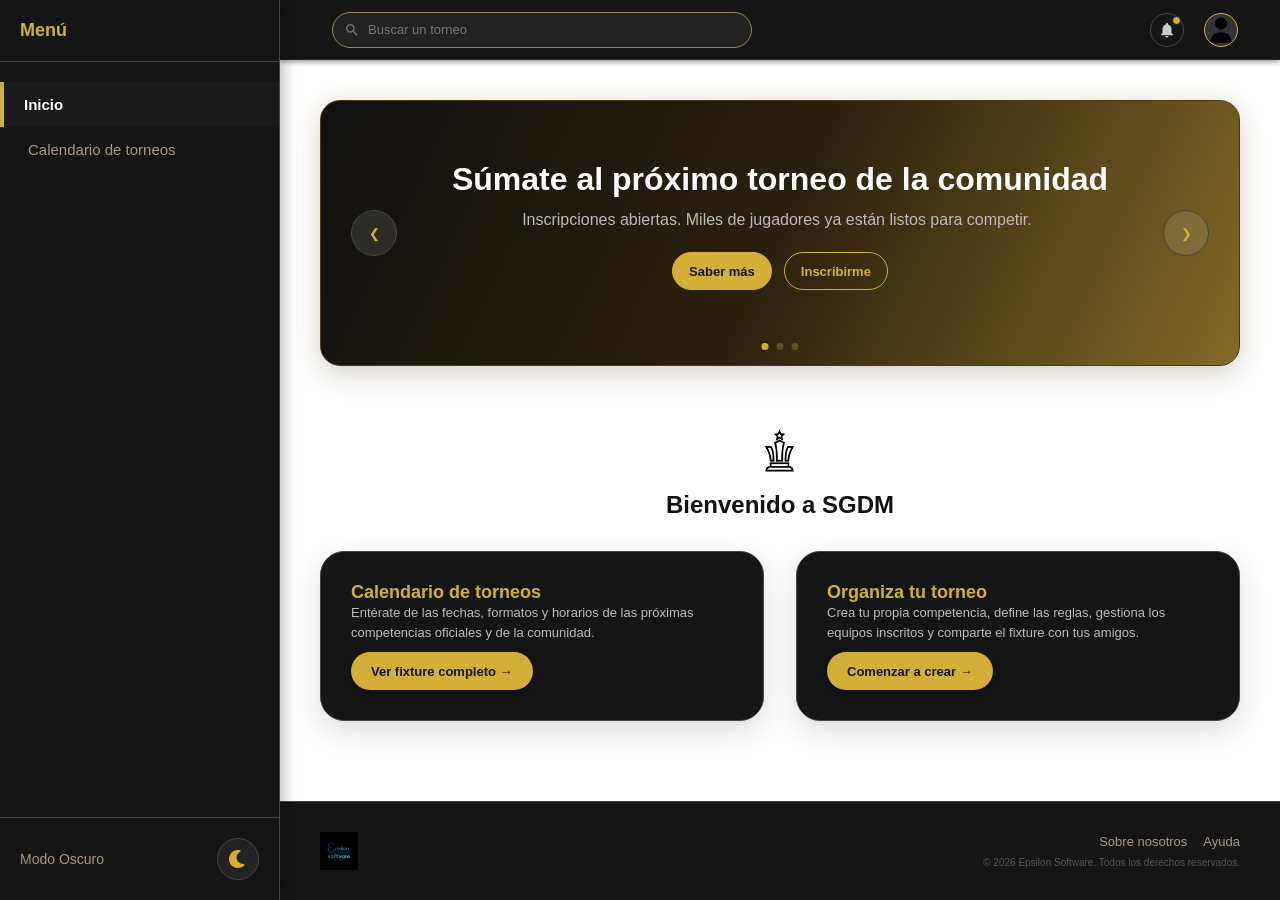
<file: index.html>
<!DOCTYPE html>
<html lang="es">
<head>
    <meta charset="UTF-8">
    <meta name="viewport" content="width=device-width, initial-scale=1.0">
    <title>SGDM - Plataforma de Torneos</title>
    
    <link rel="icon" type="image/png" href="/img/logoapp2.jpeg">
    
    <link rel="stylesheet" href="/css/inicio.css">
</head>
<body>

    <!-- 5. Menú lateral -->
    <input type="checkbox" id="menu-toggle" class="menu-checkbox">

    <div class="sidebar">

        <!--5. Movil cerrar menú -->
        <div class="sidebar-header">
            <span class="sidebar-title">Menú</span>
            <label for="menu-toggle" class="close-sidebar-btn" aria-label="Cerrar menú">X</label>
        </div>
        
        <nav class="sidebar-nav">
            <a href="php/inicio.php" class="sidebar-link active">Inicio</a>
            <a href="php/calendario.php" class="sidebar-link">Calendario de torneos</a>
        </nav>

        <!--5. Modo Oscuro-Claro -->
        <div class="sidebar-footer">
            <div class="theme-switch-container">
                <span class="theme-label">Modo Oscuro</span>
                    <button class="theme-toggle-btn" aria-label="Cambiar tema">
                    <svg xmlns="http://www.w3.org/2000/svg" viewBox="0 0 512 512" style="width: 18px; height: 18px; fill: currentColor; vertical-align: middle;">
                        <path d="M256 0C114.6 0 0 114.6 0 256S114.6 512 256 512c68.8 0 131.3-27.2 177.3-71.4 7.3-7 9.4-17.9 5.3-27.1s-13.7-14.9-23.8-14.1c-4.9 .4-9.8 .6-14.8 .6-101.6 0-184-82.4-184-184 0-72.1 41.5-134.6 102.1-164.8 9.1-4.5 14.3-14.3 13.1-24.4S322.6 8.5 312.7 6.3C294.4 2.2 275.4 0 256 0z"/>
                    </svg>
                    </button>
            </div>
        </div>
    </div>

    <label for="menu-toggle" class="sidebar-overlay"></label>

    <!--2. Navbar y Menú hamburgesa -->
    <nav class="navbar" aria-label="Navegación principal">
        <label for="menu-toggle" class="nav-button" aria-label="Abrir menú de navegación">
            <div class="hamburger-box">
                <span class="line"></span>
                <span class="line"></span>
                <span class="line"></span>
            </div>
        </label>

        <!--3. Busqueda de Torneo -->
        <form action="php/busquedaTorneo.php" method="GET" class="search-form" style="display: flex; flex: 1; max-width: 420px; margin: 0 12px;">
            <div class="search-container" style="margin: 0; width: 100%;">
                <svg class="search-google-icon" viewBox="0 0 24 24" fill="none" xmlns="http://www.w3.org/2000/svg" aria-hidden="true">
                    <path d="M15.5 14h-.79l-.28-.27C15.41 12.59 16 11.11 16 9.5 16 5.91 13.09 3 9.5 3S3 5.91 3 9.5 5.91 16 9.5 16c1.61 0 3.09-.59 4.23-1.57l.27.28v.79l5 4.99L20.49 19l-4.99-5zm-6 0C7.01 14 5 11.99 5 9.5S7.01 5 9.5 5 14 7.01 14 9.5 11.99 14 9.5 14z" fill="#777777"/>
                </svg>
                <input type="text" class="search-input" placeholder="Buscar un torneo" aria-label="Buscar torneos" name="query">
            </div>
        </form>

        <!-- 4. Campana de Notificaciones -->
        <div class="notifications-dropdown">

            <!--4. Checkbox oculto-->
            <input type="checkbox" id="noti-toggle" class="dropdown-checkbox">
    
            <label for="noti-toggle" class="notifications-dropdown-button" aria-label="Notificaciones">
                <div class="notifications-icon-wrapper">
                    <svg class="bell-icon" viewBox="0 0 24 24" fill="none" xmlns="http://www.w3.org/2000/svg">
                        <path d="M12 22c1.1 0 2-.9 2-2h-4c0 1.1.89 2 2 2zm6-6v-5c0-3.07-1.64-5.64-4.5-6.32V4c0-.83-.67-1.5-1.5-1.5s-1.5.67-1.5 1.5v.68C7.63 5.36 6 7.92 6 11v5l-2 2v1h16v-1l-2-2z" fill="#cccccc"/>
                    </svg>
                    <span class="notification-dot"></span>
                </div>
            </label>
    
            <label for="noti-toggle" class="dropdown-overlay"></label>
    
            <!--4. Apartado de Notificaciones -->
            <div class="notifications-menu-card">
                <div class="notifications-menu-header">
                    <span class="notifications-menu-title">Notificaciones</span>
                </div>
                <div class="notifications-menu-divider"></div>
                <div class="notifications-menu-list">
                    <a href="#" class="notification-item unread">
                        <div class="noti-indicator"></div>
                        <div class="noti-content">
                            <p class="noti-text">Tu inscripción para la <strong>Copa de Invierno</strong> ha sido confirmada exitosamente.</p>
                            <span class="noti-time">Hace 10 min</span>
                        </div>
                    </a>
                    <a href="#" class="notification-item">
                        <div class="noti-indicator"></div>
                        <div class="noti-content">
                            <p class="noti-text">El fixture del <strong>Torneo Relámpago</strong> ya se encuentra disponible.</p>
                            <span class="noti-time">Hace 2 horas</span>
                        </div>
                    </a>
                </div>
            </div>
        </div>

        <!-- 4. Apartado de perfil -->
        <div class="profile-dropdown">
    
            <!--4. Checkbox de perfil-->
            <input type="checkbox" id="profile-toggle" class="dropdown-checkbox">
    
            <label for="profile-toggle" class="profile-dropdown-button" aria-label="Menú de usuario">
                <div class="user-avatar">
                    <svg class="avatar-svg" xmlns="http://www.w3.org/2000/svg" viewBox="0 0 640 640">
                        <path d="M320 312C386.3 312 440 258.3 440 192C440 125.7 386.3 72 320 72C253.7 72 200 125.7 200 192C200 258.3 253.7 312 320 312zM290.3 368C191.8 368 112 447.8 112 546.3C112 562.7 125.3 576 141.7 576L498.3 576C514.7 576 528 562.7 528 546.3C528 447.8 448.2 368 349.7 368L290.3 368z" />
                    </svg>
                </div>
            </label>
    
            <label for="profile-toggle" class="dropdown-overlay"></label>
    
            <!--4. Menú de perfil -->
            <div class="profile-menu-card">
                <div class="profile-menu-header">
                    <span class="profile-menu-name">Usuario</span>
                </div>
                <div class="profile-menu-divider"></div>
                <nav class="profile-menu-links">
                    <a href="php/logica/login.php" class="profile-menu-item">
                        <svg class="avatar-svg" xmlns="http://www.w3.org/2000/svg" viewBox="0 0 512 512">
                            <path d="M352 96l64 0c17.7 0 32 14.3 32 32l0 256c0 17.7-14.3 32-32 32l-64 0c-17.7 0-32 14.3-32 32s14.3 32 32 32l64 0c53 0 96-43 96-96l0-256c0-53-43-96-96-96l-64 0c-17.7 0-32 14.3-32 32s14.3 32 32 32zm-9.4 182.6c12.5-12.5 12.5-32.8 0-45.3l-128-128c-12.5-12.5-32.8-12.5-45.3 0s-12.5 32.8 0 45.3L242.7 224 32 224c-17.7 0-32 14.3-32 32s14.3 32 32 32l210.7 0-73.4 73.4c-12.5 12.5-12.5 32.8 0 45.3s32.8 12.5 45.3 0l128-128z"/>
                        </svg> Iniciar sesión
                    </a>
                    <a href="php/perfil.php" class="profile-menu-item">
                        <svg class="avatar-svg" xmlns="http://www.w3.org/2000/svg" viewBox="0 0 640 640">
                            <path d="M320 312C386.3 312 440 258.3 440 192C440 125.7 386.3 72 320 72C253.7 72 200 125.7 200 192C200 258.3 253.7 312 320 312zM290.3 368C191.8 368 112 447.8 112 546.3C112 562.7 125.3 576 141.7 576L498.3 576C514.7 576 528 562.7 528 546.3C528 447.8 448.2 368 349.7 368L290.3 368z" />
                        </svg> Perfil
                    </a>
                    <div class="profile-menu-divider"></div>
                    <a href="php/logica/logout.php" class="profile-menu-item logout-item">
                        <svg class="avatar-svg" xmlns="http://www.w3.org/2000/svg" viewBox="0 0 512 512">
                            <path d="M377.9 105.9L468.1 196c11.1 11.1 11.1 29.1 0 40.2l-90.1 90.1c-11.5 11.5-30.1 11.5-41.6 0s-11.5-30.1 0-41.6l39.3-39.3L160 245.4c-16.3 0-29.4-13.2-29.4-29.4s13.2-29.4 29.4-29.4l215.7 0-39.3-39.3c-11.5-11.5-11.5-30.１ 0-4１．６s30．１-１１．５ ４１．６ ０zM１２０ ９６c０-１３．３-１０．７-２４-２４-２４C４３ ７２ ０ １１５ ０ １６８L０ ３４４c０ ５３ ４３ ９６ ９６ ９６c１３．３ ０ ２４-１０．７ ２４-２４s-１０．７-２４-２４-２４c-２６．５ ０-４８-２１．５-４８-４８l０-１７６c０-２６．５ ２１．５-４８ ４８-４８c１３．３ ０ ２４-１０．７ ２４-２４z"/>
                        </svg> Cierre de sesión
                    </a>
                </nav>
            </div>
        </div>
    </nav>
    
    <!-- 6. Contenedor principal y vista de celular -->
    <main class="main-container">
    
        <!--6. Isla Principal de Inscripciones y Información -->
        <section class="news-carousel-card" aria-labelledby="banner-title">
            <div class="carousel-inner">
                <button class="carousel-btn prev-btn" aria-label="Noticia anterior">&#10094;</button>
                
                <div class="banner-content">
                    <h1 id="banner-title" class="banner-heading">Súmate al próximo torneo de la comunidad</h1>
                    <p class="banner-description">Inscripciones abiertas. Miles de jugadores ya están listos para competir.</p>
                    <div class="banner-actions">
                        <a href="#" class="btn btn-secondary">Saber más</a>
                        <a href="#" class="btn btn-primary">Inscribirme</a>
                    </div>
                </div>

                <!--6. Carrusel -->
                <button class="carousel-btn next-btn" aria-label="Siguiente noticia">&#10095;</button>

                <div class="carousel-dots" aria-hidden="true">
                    <span class="dot active"></span>
                    <span class="dot"></span>
                    <span class="dot"></span>
                </div>
            </div>
        </section>

        <!--6. Mensaje de Bienvenida -->
        <section class="welcome-container" aria-label="Bienvenida">
            <img src="/img/logoapp.png" alt="Logo SGDM" class="welcome-logo">
            <h2 class="welcome-text">Bienvenido a SGDM</h2>
        </section>

        <!--6. Isla de Ingreso al Calendario -->
        <div class="cards-row-wrapper">
            <section class="info-card" aria-labelledby="calendar-title">
                <div class="card-header-row">
                    <h2 id="calendar-title" class="card-main-title">Calendario de torneos</h2>
                </div>
                <p class="card-short-desc">Entérate de las fechas, formatos y horarios de las próximas competencias oficiales y de la comunidad.</p>
                <a href="php/calendario.php" class="card-action-link">Ver fixture completo →</a>
            </section>

            <!--6. Isla de Organización de Torneos -->
            <section class="info-card" aria-labelledby="organize-title">
                <div class="card-header-row">
                    <h2 id="organize-title" class="card-main-title">Organiza tu torneo</h2>
                </div>
                <p class="card-short-desc">Crea tu propia competencia, define las reglas, gestiona los equipos inscritos y comparte el fixture con tus amigos.</p>
                <a href="php/formularioTorneo.php" class="card-action-link">Comenzar a crear →</a>
            </section>
        </div>

    </main>

    <!--7. Footer -->
    <footer class="main-footer">
        <div class="footer-content">
            <img src="/img/epsilonSoftware2.png" alt="Logo Epsilon Software" class="footer-logo">
        
            <div class="footer-right-group">
                <nav class="footer-links" aria-label="Enlaces de pie de página">
                    <a href="#" class="footer-link">Sobre nosotros</a>
                    <a href="#" class="footer-link">Ayuda</a>
                </nav>
                <p class="footer-copyright">&copy; 2026 Epsilon Software. Todos los derechos reservados.</p>
            </div>
        </div>
    </footer>

</body>
</html>
</file>
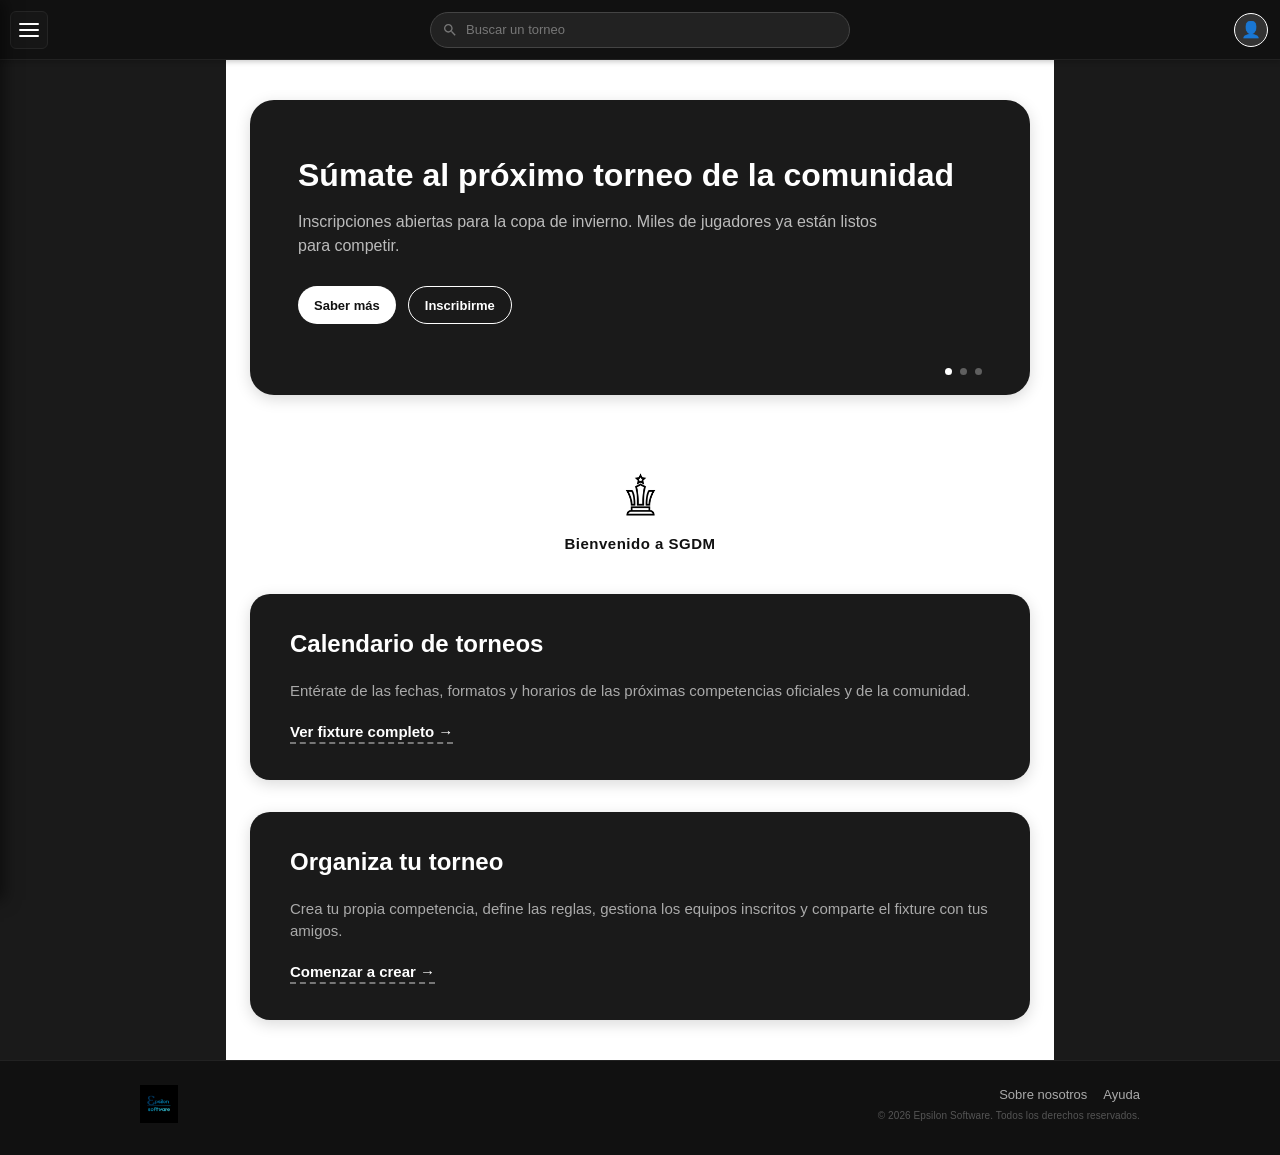
<file: html/index.html>
<!DOCTYPE html>
<html lang="es">
<head>
    <meta charset="UTF-8">
    <meta name="viewport" content="width=device-width, initial-scale=1.0">
    <title>SGDM - Plataforma de Torneos</title>
    <link rel="stylesheet" href="../css/style.css">
</head>
<body>

    <input type="checkbox" id="menu-toggle" class="menu-checkbox">

    <div class="sidebar">
        <div class="sidebar-header">
            <span class="sidebar-title">Menú</span>
            <label for="menu-toggle" class="close-sidebar-btn" aria-label="Cerrar menú">&times;</label>
        </div>
        
        <nav class="sidebar-nav">
            <a href="#" class="sidebar-link active">Inicio</a>
            <a href="#" class="sidebar-link">Calendario de torneos</a>
            <a href="#" class="sidebar-link">Crea tu torneo</a>
            <a href="#" class="sidebar-link">Configuración</a>
        </nav>

        <div class="sidebar-footer">
            <div class="theme-switch-container">
                <span class="theme-label">Modo Oscuro</span>
                <button class="theme-toggle-btn" aria-label="Cambiar tema">
                    <span class="theme-toggle-icon">🌙</span>
                </button>
            </div>
        </div>
    </div>

    <label for="menu-toggle" class="sidebar-overlay"></label>

    <nav class="navbar" aria-label="Navegación principal">
        
        <label for="menu-toggle" class="nav-button" aria-label="Abrir menú de navegación">
            <div class="hamburger-box">
                <span class="line"></span>
                <span class="line"></span>
                <span class="line"></span>
            </div>
        </label>

        <div class="search-container">
            <svg class="search-google-icon" viewBox="0 0 24 24" fill="none" xmlns="http://www.w3.org/2000/svg" aria-hidden="true">
                <path d="M15.5 14h-.79l-.28-.27C15.41 12.59 16 11.11 16 9.5 16 5.91 13.09 3 9.5 3S3 5.91 3 9.5 5.91 16 9.5 16c1.61 0 3.09-.59 4.23-1.57l.27.28v.79l5 4.99L20.49 19l-4.99-5zm-6 0C7.01 14 5 11.99 5 9.5S7.01 5 9.5 5 14 7.01 14 9.5 11.99 14 9.5 14z" fill="#777777"/>
            </svg>
            <input type="text" class="search-input" placeholder="Buscar un torneo" aria-label="Buscar torneos">
        </div>

        <details class="profile-dropdown">
            <summary class="profile-dropdown-button" aria-label="Menú de usuario">
                <div class="user-avatar">
                    <span class="avatar-icon">👤</span>
                </div>
            </summary>
            
            <div class="profile-menu-card">
                <div class="profile-menu-header">
                    <span class="profile-menu-name">Mateo Ivan</span>
                </div>
                <div class="profile-menu-divider"></div>
                <nav class="profile-menu-links">
                    <a href="#" class="profile-menu-item">
                        <span class="item-icon">👤</span> Su perfil
                    </a>
                    <a href="#" class="profile-menu-item">
                        <span class="item-icon">⚙️</span> Configuración
                    </a>
                    <div class="profile-menu-divider"></div>
                    <a href="#" class="profile-menu-item logout-item">
                        <span class="item-icon">🚪</span> Cierre de sesión
                    </a>
                </nav>
            </div>
        </details>
    </nav>

    <main class="main-container">
        
        <section class="news-carousel-card" aria-labelledby="banner-title">
            <div class="banner-content">
                <h1 id="banner-title" class="banner-heading">Súmate al próximo torneo de la comunidad</h1>
                <p class="banner-description">Inscripciones abiertas para la copa de invierno. Miles de jugadores ya están listos para competir.</p>
                <div class="banner-actions">
                    <a href="#" class="btn btn-secondary">Saber más</a>
                    <a href="#" class="btn btn-primary">Inscribirme</a>
                </div>
            </div>

            <div class="carousel-dots" aria-hidden="true">
                <span class="dot active"></span>
                <span class="dot"></span>
                <span class="dot"></span>
            </div>
        </section>

        <section class="welcome-container" aria-label="Bienvenida">
            <img src="../img/logoapp.png" alt="Logo SGDM" class="welcome-logo">
            <h2 class="welcome-text">Bienvenido a SGDM</h2>
        </section>

        <section class="info-card" aria-labelledby="calendar-title">
            <div class="card-header-row">
                <h2 id="calendar-title" class="card-main-title">Calendario de torneos</h2>
            </div>
            <p class="card-short-desc">Entérate de las fechas, formatos y horarios de las próximas competencias oficiales y de la comunidad.</p>
            <a href="#" class="card-action-link">Ver fixture completo →</a>
        </section>

        <section class="info-card" aria-labelledby="organize-title">
            <div class="card-header-row">
                <h2 id="organize-title" class="card-main-title">Organiza tu torneo</h2>
            </div>
            <p class="card-short-desc">Crea tu propia competencia, define las reglas, gestiona los equipos inscritos y comparte el fixture con tus amigos.</p>
            <a href="#" class="card-action-link">Comenzar a crear →</a>
        </section>

    </main>

    <footer class="main-footer">
        <div class="footer-content">
            <img src="../img/epsilonSoftware2.png" alt="Logo Epsilon Software" class="footer-logo">
        
            <div class="footer-right-group">
                <nav class="footer-links" aria-label="Enlaces de pie de página">
                    <a href="#" class="footer-link">Sobre nosotros</a>
                    <a href="#" class="footer-link">Ayuda</a>
                </nav>
                <p class="footer-copyright">&copy; 2026 Epsilon Software. Todos los derechos reservados.</p>
            </div>
        </div>
    </footer>

</body>
</html>
</file>
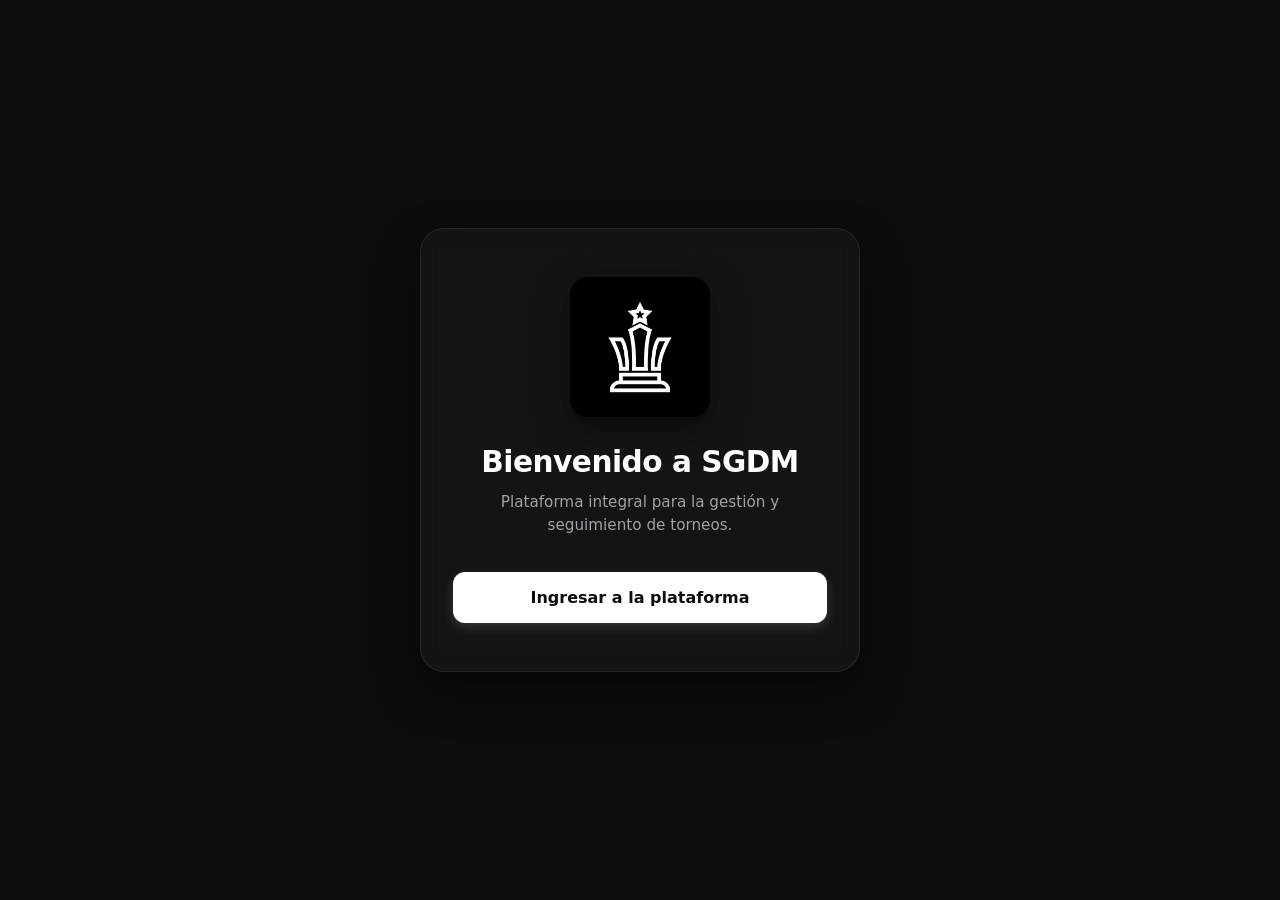
<file: Programacion/index.html>
<!DOCTYPE html>
<html lang="es">
<head>
    <meta charset="UTF-8">
    <meta name="viewport" content="width=device-width, initial-scale=1.0">
    <title>SGDM - Bienvenido</title>
    
    <link rel="icon" type="image/jpeg" href="img/logoapp2.jpeg">
    <link rel="stylesheet" href="css/bienvenida.css">
</head>
<body>

    <main class="welcome-card">
        <div class="logo-container">
            <img src="img/logoapp2.jpeg" alt="Logo SGDM" class="app-logo">
        </div>
        
        <h1 class="welcome-title">Bienvenido a SGDM</h1>
        <p class="welcome-subtitle">Plataforma integral para la gestión y seguimiento de torneos.</p>
        
        <a href="php/inicio.php" class="btn-enter">Ingresar a la plataforma</a>
    </main>

    <!-- Script para transición al salir -->
    <script>
        document.querySelector('.btn-enter').addEventListener('click', function(e) {
            e.preventDefault();
            
            const targetUrl = this.getAttribute('href');
            const welcomeCard = document.querySelector('.welcome-card');
            
            welcomeCard.classList.add('fade-out');
            
            setTimeout(function() {
                window.location.href = targetUrl;
            }, 380);
        });
    </script>

</body>
</html>
</file>
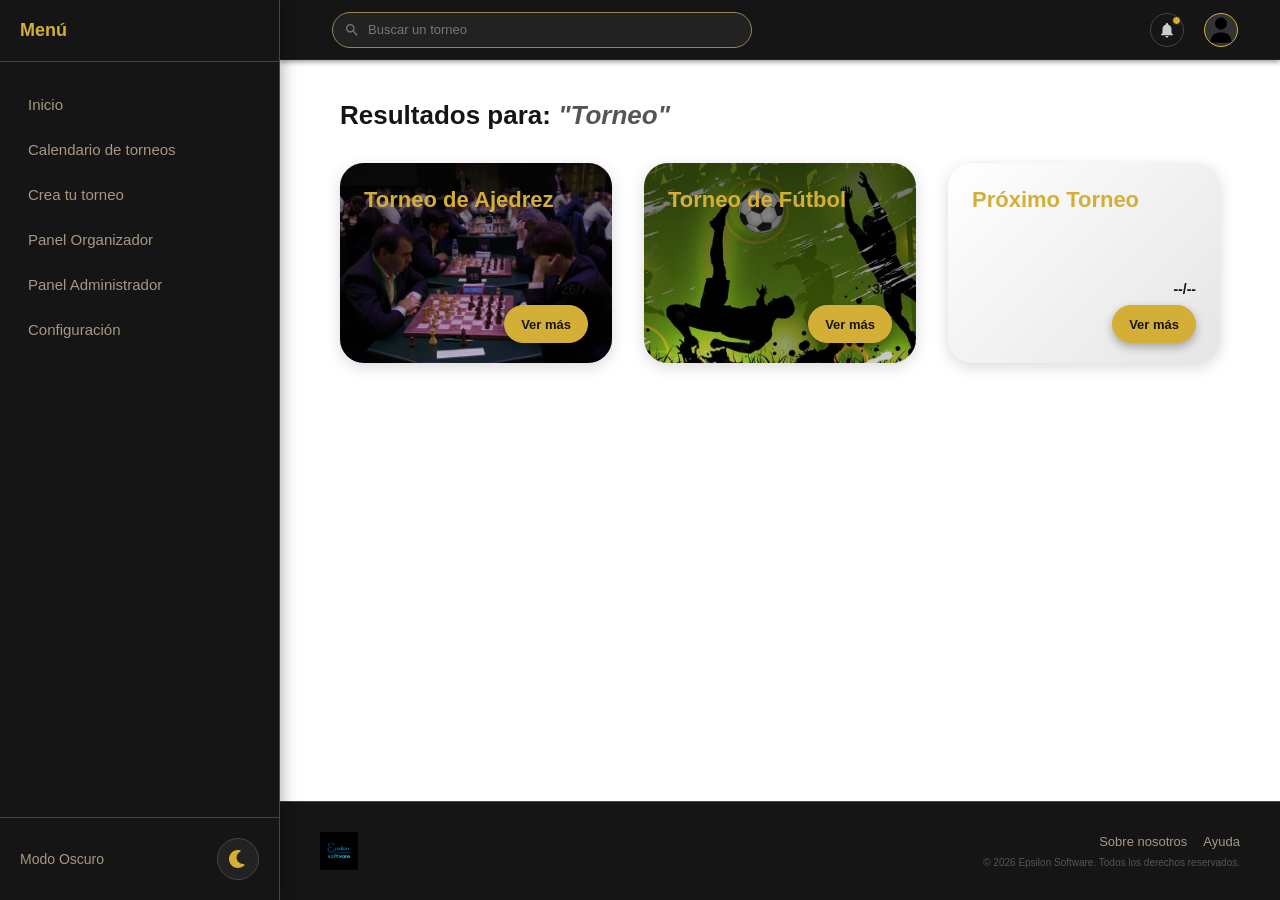
<file: html/busquedaTorneo.html>
<!DOCTYPE html>
<html lang="es">
<head>
    <meta charset="UTF-8">
    <meta name="viewport" content="width=device-width, initial-scale=1.0">
    <title>SGDM - Plataforma de Torneos</title>
    <link rel="stylesheet" href="../css/inicio.css">
    <link rel="stylesheet" href="../css/busqueda.css">

    <link rel="icon" type="image/png" href="../img/logoapp2.jpeg">
</head>
<body>

    <!-- 5. Menú lateral -->
    <input type="checkbox" id="menu-toggle" class="menu-checkbox">

    <div class="sidebar">

        <!--5. Movil cerrar menú -->
        <div class="sidebar-header">
            <span class="sidebar-title">Menú</span>
            <label for="menu-toggle" class="close-sidebar-btn" aria-label="Cerrar menú">X</label>
        </div>
        
        <nav class="sidebar-nav">
            <a href="inicio.html" class="sidebar-link">Inicio</a>
            <a href="calendario.html" class="sidebar-link">Calendario de torneos</a>
            <a href="formularioTorneo.html" class="sidebar-link">Crea tu torneo</a>
            <a href="organizador.html" class="sidebar-link">Panel Organizador</a>
            <a href="dashboard.html" class="sidebar-link">Panel Administrador</a>
            <a href="configuracion.html" class="sidebar-link">Configuración</a>
        </nav>

        <!--5. Modo Oscuro-Claro -->
        <div class="sidebar-footer">
            <div class="theme-switch-container">
                <span class="theme-label">Modo Oscuro</span>
                    <button class="theme-toggle-btn" aria-label="Cambiar tema">
                    <svg xmlns="http://www.w3.org/2000/svg" viewBox="0 0 512 512" style="width: 18px; height: 18px; fill: currentColor; vertical-align: middle;">
                        <path d="M256 0C114.6 0 0 114.6 0 256S114.6 512 256 512c68.8 0 131.3-27.2 177.3-71.4 7.3-7 9.4-17.9 5.3-27.1s-13.7-14.9-23.8-14.1c-4.9 .4-9.8 .6-14.8 .6-101.6 0-184-82.4-184-184 0-72.1 41.5-134.6 102.1-164.8 9.1-4.5 14.3-14.3 13.1-24.4S322.6 8.5 312.7 6.3C294.4 2.2 275.4 0 256 0z"/>
                    </svg>
                    </button>
            </div>
        </div>
    </div>

    <label for="menu-toggle" class="sidebar-overlay"></label>

    <!--2. Navbar y Menú hamburgesa -->
    <nav class="navbar" aria-label="Navegación principal">
        <label for="menu-toggle" class="nav-button" aria-label="Abrir menú de navegación">
            <div class="hamburger-box">
                <span class="line"></span>
                <span class="line"></span>
                <span class="line"></span>
            </div>
        </label>

        <!--3. Busqueda de Torneo -->
        <form action="busquedaTorneo.html" method="GET" class="search-form" style="display: flex; flex: 1; max-width: 420px; margin: 0 12px;">
            <div class="search-container" style="margin: 0; width: 100%;">
                <svg class="search-google-icon" viewBox="0 0 24 24" fill="none" xmlns="http://www.w3.org/2000/svg" aria-hidden="true">
                    <path d="M15.5 14h-.79l-.28-.27C15.41 12.59 16 11.11 16 9.5 16 5.91 13.09 3 9.5 3S3 5.91 3 9.5 5.91 16 9.5 16c1.61 0 3.09-.59 4.23-1.57l.27.28v.79l5 4.99L20.49 19l-4.99-5zm-6 0C7.01 14 5 11.99 5 9.5S7.01 5 9.5 5 14 7.01 14 9.5 11.99 14 9.5 14z" fill="#777777"/>
                </svg>
                <input type="text" class="search-input" placeholder="Buscar un torneo" aria-label="Buscar torneos" name="query">
            </div>
        </form>

        <!-- 4. Campana de Notificaciones -->
        <div class="notifications-dropdown">

            <!--4. Checkbox oculto-->
            <input type="checkbox" id="noti-toggle" class="dropdown-checkbox">
    
            <label for="noti-toggle" class="notifications-dropdown-button" aria-label="Notificaciones">
                <div class="notifications-icon-wrapper">
                    <svg class="bell-icon" viewBox="0 0 24 24" fill="none" xmlns="http://www.w3.org/2000/svg">
                        <path d="M12 22c1.1 0 2-.9 2-2h-4c0 1.1.89 2 2 2zm6-6v-5c0-3.07-1.64-5.64-4.5-6.32V4c0-.83-.67-1.5-1.5-1.5s-1.5.67-1.5 1.5v.68C7.63 5.36 6 7.92 6 11v5l-2 2v1h16v-1l-2-2z" fill="#cccccc"/>
                    </svg>
                    <span class="notification-dot"></span>
                </div>
            </label>
    
            <label for="noti-toggle" class="dropdown-overlay"></label>
    
            <!--4. Apartado de Notificaciones -->
            <div class="notifications-menu-card">
                <div class="notifications-menu-header">
                    <span class="notifications-menu-title">Notificaciones</span>
                </div>
                <div class="notifications-menu-divider"></div>
                <div class="notifications-menu-list">
                    <a href="#" class="notification-item unread">
                        <div class="noti-indicator"></div>
                        <div class="noti-content">
                            <p class="noti-text">Tu inscripción para la <strong>Copa de Invierno</strong> ha sido confirmada exitosamente.</p>
                            <span class="noti-time">Hace 10 min</span>
                        </div>
                    </a>
                    <a href="#" class="notification-item">
                        <div class="noti-indicator"></div>
                        <div class="noti-content">
                            <p class="noti-text">El fixture del <strong>Torneo Relámpago</strong> ya se encuentra disponible.</p>
                            <span class="noti-time">Hace 2 horas</span>
                        </div>
                    </a>
                </div>
            </div>
        </div>

        <!-- 4. Apartado de perfil -->
        <div class="profile-dropdown">
    
            <!--4. Checkbox de perfil-->
            <input type="checkbox" id="profile-toggle" class="dropdown-checkbox">
    
            <label for="profile-toggle" class="profile-dropdown-button" aria-label="Menú de usuario">
                <div class="user-avatar">
                    <svg class="avatar-svg" xmlns="http://www.w3.org/2000/svg" viewBox="0 0 640 640">
                        <path d="M320 312C386.3 312 440 258.3 440 192C440 125.7 386.3 72 320 72C253.7 72 200 125.7 200 192C200 258.3 253.7 312 320 312zM290.3 368C191.8 368 112 447.8 112 546.3C112 562.7 125.3 576 141.7 576L498.3 576C514.7 576 528 562.7 528 546.3C528 447.8 448.2 368 349.7 368L290.3 368z" />
                    </svg>
                </div>
            </label>
    
            <label for="profile-toggle" class="dropdown-overlay"></label>
    
            <!--4. Menú de perfil -->
            <div class="profile-menu-card">
                <div class="profile-menu-header">
                    <span class="profile-menu-name">Usuario</span>
                </div>
                <div class="profile-menu-divider"></div>
                <nav class="profile-menu-links">
                    <a href="login.html" class="profile-menu-item">
                        <svg class="avatar-svg" xmlns="http://www.w3.org/2000/svg" viewBox="0 0 512 512">
                            <path d="M352 96l64 0c17.7 0 32 14.3 32 32l0 256c0 17.7-14.3 32-32 32l-64 0c-17.7 0-32 14.3-32 32s14.3 32 32 32l64 0c53 0 96-43 96-96l0-256c0-53-43-96-96-96l-64 0c-17.7 0-32 14.3-32 32s14.3 32 32 32zm-9.4 182.6c12.5-12.5 12.5-32.8 0-45.3l-128-128c-12.5-12.5-32.8-12.5-45.3 0s-12.5 32.8 0 45.3L242.7 224 32 224c-17.7 0-32 14.3-32 32s14.3 32 32 32l210.7 0-73.4 73.4c-12.5 12.5-12.5 32.8 0 45.3s32.8 12.5 45.3 0l128-128z"/>
                        </svg> Iniciar sesión
                    </a>
                    <a href="perfil.html" class="profile-menu-item">
                        <svg class="avatar-svg" xmlns="http://www.w3.org/2000/svg" viewBox="0 0 640 640">
                            <path d="M320 312C386.3 312 440 258.3 440 192C440 125.7 386.3 72 320 72C253.7 72 200 125.7 200 192C200 258.3 253.7 312 320 312zM290.3 368C191.8 368 112 447.8 112 546.3C112 562.7 125.3 576 141.7 576L498.3 576C514.7 576 528 562.7 528 546.3C528 447.8 448.2 368 349.7 368L290.3 368z" />
                        </svg> Perfil
                    </a>
                    <div class="profile-menu-divider"></div>
                    <a href="#" class="profile-menu-item logout-item">
                        <svg class="avatar-svg" xmlns="http://www.w3.org/2000/svg" viewBox="0 0 512 512">
                            <path d="M377.9 105.9L468.1 196c11.1 11.1 11.1 29.1 0 40.2l-90.1 90.1c-11.5 11.5-30.1 11.5-41.6 0s-11.5-30.1 0-41.6l39.3-39.3L160 245.4c-16.3 0-29.4-13.2-29.4-29.4s13.2-29.4 29.4-29.4l215.7 0-39.3-39.3c-11.5-11.5-11.5-30.１ 0-4１．６s30．１-１１．５ ４１．６ ０zM１２０ ９６c０-１３．３-１０．７-２４-２４-２４C４３ ７２ ０ １１５ ０ １６８L０ ３４４c０ ５３ ４３ ９６ ９６ ９６c１３．３ ０ ２４-１０．７ ２４-２４s-１０．７-２４-２４-２４c-２６．５ ０-４８-２１．５-４８-４８l０-１７６c０-２６．５ ２１．５-４８ ４８-４８c１３．３ ０ ２４-１０．７ ２４-２４z"/>
                        </svg> Cierre de sesión
                    </a>
                </nav>
            </div>
        </div>
    </nav>
    
    <!-- 6. Contenedor principal y vista de celular -->
    <main class="main-container">
       
        <!--9. Lista de torneos (Encabezado)-->
        <div class="cabecera-resultados">
            <h2 class="titulo-resultados">Resultados para: <span class="palabra-clave">"Torneo"</span></h2>
        </div>
        <!-- 9. Lista de Torneos y Resultados (Lista) -->
        <section class="lista-torneos">
        
            <article class="tarjeta-torneo">
                <div class="contenedor-imagen">
                    <img src="../img/torneo-ajedrez.jpg" alt="Torneo de Ajedrez" class="imagen-torneo">
                    <div class="superposicion-tarjeta"></div>
                    <h3 class="titulo-torneo">Torneo de Ajedrez</h3>
                </div>
                <div class="info-tarjeta">
                    <span class="fecha-torneo">26/7</span>
                    <a href="detalleTorneo.html" class="btn btn-secondary btn-ver-mas">Ver más</a>
                </div>
            </article>

            <article class="tarjeta-torneo">
                <div class="contenedor-imagen">
                    <img src="../img/torneo-futbol.jpg" alt="Torneo de Fútbol" class="imagen-torneo">
                    <div class="superposicion-tarjeta"></div>
                    <h3 class="titulo-torneo">Torneo de Fútbol</h3>
                </div>
                <div class="info-tarjeta">
                    <span class="fecha-torneo">3/8</span>
                    <a href="detalleTorneo.html" class="btn btn-secondary btn-ver-mas">Ver más</a>
                </div>
            </article>

            <article class="tarjeta-torneo">
                <div class="contenedor-imagen">
                    <div class="marcador-imagen"></div>
                    <h3 class="titulo-torneo">Próximo Torneo</h3>
                </div>
                <div class="info-tarjeta">
                    <span class="fecha-torneo">--/--</span>
                    <a href="detalleTorneo.html" class="btn btn-secondary btn-ver-mas">Ver más</a>
                </div>
            </article>

        </section>
    </main>

     <!--7. Footer -->
    <footer class="main-footer">
        <div class="footer-content">
            <img src="../img/epsilonSoftware2.png" alt="Logo Epsilon Software" class="footer-logo">
        
            <div class="footer-right-group">
                <nav class="footer-links" aria-label="Enlaces de pie de página">
                    <a href="#" class="footer-link">Sobre nosotros</a>
                    <a href="#" class="footer-link">Ayuda</a>
                </nav>
                <p class="footer-copyright">&copy; 2026 Epsilon Software. Todos los derechos reservados.</p>
            </div>
        </div>
    </footer>
</body>
</html>
</file>
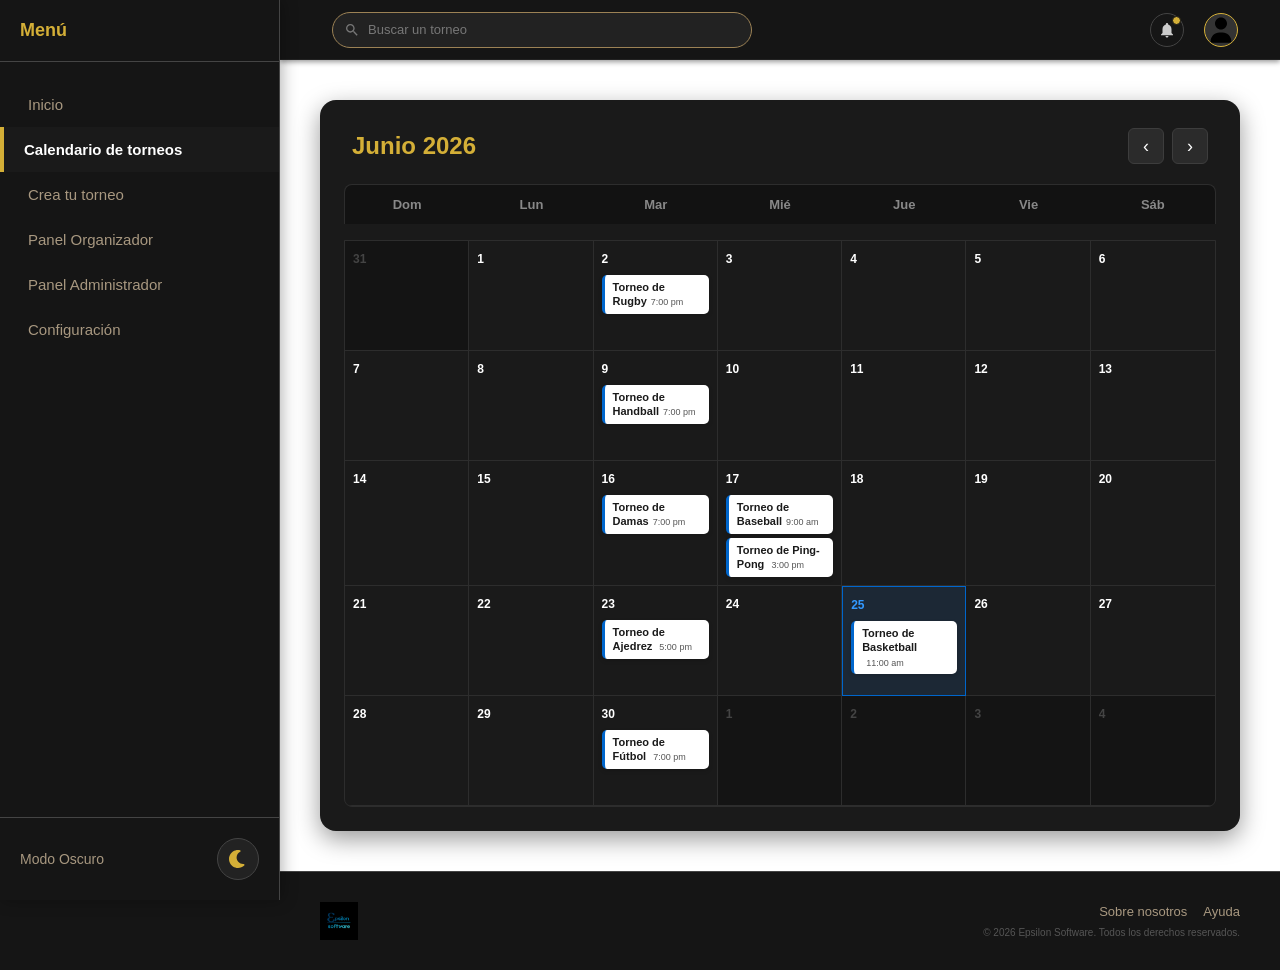
<file: html/calendario.html>
<!DOCTYPE html>
<html lang="es">
<head>
    <meta charset="UTF-8">
    <meta name="viewport" content="width=device-width, initial-scale=1.0">
    <title>SGDM - Plataforma de Torneos</title>
    
    <link rel="icon" type="image/png" href="../img/logoapp2.jpeg">
    
    <link rel="stylesheet" href="../css/inicio.css">
    <link rel="stylesheet" href="../css/calendario.css">
</head>
<body>

    <!-- 5. Menú lateral -->
    <input type="checkbox" id="menu-toggle" class="menu-checkbox">

    <div class="sidebar">

        <!--5. Movil cerrar menú -->
        <div class="sidebar-header">
            <span class="sidebar-title">Menú</span>
            <label for="menu-toggle" class="close-sidebar-btn" aria-label="Cerrar menú">X</label>
        </div>
        
        <nav class="sidebar-nav">
            <a href="inicio.html" class="sidebar-link">Inicio</a>
            <a href="calendario.html" class="sidebar-link active">Calendario de torneos</a>
            <a href="formularioTorneo.html" class="sidebar-link">Crea tu torneo</a>
            <a href="organizador.html" class="sidebar-link">Panel Organizador</a>
            <a href="dashboard.html" class="sidebar-link">Panel Administrador</a>
            <a href="configuracion.html" class="sidebar-link">Configuración</a>
        </nav>

        <!--5. Modo Oscuro-Claro -->
        <div class="sidebar-footer">
            <div class="theme-switch-container">
                <span class="theme-label">Modo Oscuro</span>
                    <button class="theme-toggle-btn" aria-label="Cambiar tema">
                    <svg xmlns="http://www.w3.org/2000/svg" viewBox="0 0 512 512" style="width: 18px; height: 18px; fill: currentColor; vertical-align: middle;">
                        <path d="M256 0C114.6 0 0 114.6 0 256S114.6 512 256 512c68.8 0 131.3-27.2 177.3-71.4 7.3-7 9.4-17.9 5.3-27.1s-13.7-14.9-23.8-14.1c-4.9 .4-9.8 .6-14.8 .6-101.6 0-184-82.4-184-184 0-72.1 41.5-134.6 102.1-164.8 9.1-4.5 14.3-14.3 13.1-24.4S322.6 8.5 312.7 6.3C294.4 2.2 275.4 0 256 0z"/>
                    </svg>
                    </button>
            </div>
        </div>
    </div>

    <label for="menu-toggle" class="sidebar-overlay"></label>

    <!--2. Navbar y Menú hamburgesa -->
    <nav class="navbar" aria-label="Navegación principal">
        <label for="menu-toggle" class="nav-button" aria-label="Abrir menú de navegación">
            <div class="hamburger-box">
                <span class="line"></span>
                <span class="line"></span>
                <span class="line"></span>
            </div>
        </label>

        <!--3. Busqueda de Torneo -->
        <form action="busquedaTorneo.html" method="GET" class="search-form" style="display: flex; flex: 1; max-width: 420px; margin: 0 12px;">
            <div class="search-container" style="margin: 0; width: 100%;">
                <svg class="search-google-icon" viewBox="0 0 24 24" fill="none" xmlns="http://www.w3.org/2000/svg" aria-hidden="true">
                    <path d="M15.5 14h-.79l-.28-.27C15.41 12.59 16 11.11 16 9.5 16 5.91 13.09 3 9.5 3S3 5.91 3 9.5 5.91 16 9.5 16c1.61 0 3.09-.59 4.23-1.57l.27.28v.79l5 4.99L20.49 19l-4.99-5zm-6 0C7.01 14 5 11.99 5 9.5S7.01 5 9.5 5 14 7.01 14 9.5 11.99 14 9.5 14z" fill="#777777"/>
                </svg>
                <input type="text" class="search-input" placeholder="Buscar un torneo" aria-label="Buscar torneos" name="query">
            </div>
        </form>

        <!-- 4. Campana de Notificaciones -->
        <div class="notifications-dropdown">

            <!--4. Checkbox oculto-->
            <input type="checkbox" id="noti-toggle" class="dropdown-checkbox">
    
            <label for="noti-toggle" class="notifications-dropdown-button" aria-label="Notificaciones">
                <div class="notifications-icon-wrapper">
                    <svg class="bell-icon" viewBox="0 0 24 24" fill="none" xmlns="http://www.w3.org/2000/svg">
                        <path d="M12 22c1.1 0 2-.9 2-2h-4c0 1.1.89 2 2 2zm6-6v-5c0-3.07-1.64-5.64-4.5-6.32V4c0-.83-.67-1.5-1.5-1.5s-1.5.67-1.5 1.5v.68C7.63 5.36 6 7.92 6 11v5l-2 2v1h16v-1l-2-2z" fill="#cccccc"/>
                    </svg>
                    <span class="notification-dot"></span>
                </div>
            </label>
    
            <label for="noti-toggle" class="dropdown-overlay"></label>
    
            <!--4. Apartado de Notificaciones -->
            <div class="notifications-menu-card">
                <div class="notifications-menu-header">
                    <span class="notifications-menu-title">Notificaciones</span>
                </div>
                <div class="notifications-menu-divider"></div>
                <div class="notifications-menu-list">
                    <a href="#" class="notification-item unread">
                        <div class="noti-indicator"></div>
                        <div class="noti-content">
                            <p class="noti-text">Tu inscripción para la <strong>Copa de Invierno</strong> ha sido confirmada exitosamente.</p>
                            <span class="noti-time">Hace 10 min</span>
                        </div>
                    </a>
                    <a href="#" class="notification-item">
                        <div class="noti-indicator"></div>
                        <div class="noti-content">
                            <p class="noti-text">El fixture del <strong>Torneo Relámpago</strong> ya se encuentra disponible.</p>
                            <span class="noti-time">Hace 2 horas</span>
                        </div>
                    </a>
                </div>
            </div>
        </div>

        <!-- 4. Apartado de perfil -->
        <div class="profile-dropdown">
    
            <!--4. Checkbox de perfil-->
            <input type="checkbox" id="profile-toggle" class="dropdown-checkbox">
    
            <label for="profile-toggle" class="profile-dropdown-button" aria-label="Menú de usuario">
                <div class="user-avatar">
                    <svg class="avatar-svg" xmlns="http://www.w3.org/2000/svg" viewBox="0 0 640 640">
                        <path d="M320 312C386.3 312 440 258.3 440 192C440 125.7 386.3 72 320 72C253.7 72 200 125.7 200 192C200 258.3 253.7 312 320 312zM290.3 368C191.8 368 112 447.8 112 546.3C112 562.7 125.3 576 141.7 576L498.3 576C514.7 576 528 562.7 528 546.3C528 447.8 448.2 368 349.7 368L290.3 368z" />
                    </svg>
                </div>
            </label>
    
            <label for="profile-toggle" class="dropdown-overlay"></label>
    
            <!--4. Menú de perfil -->
            <div class="profile-menu-card">
                <div class="profile-menu-header">
                    <span class="profile-menu-name">Usuario</span>
                </div>
                <div class="profile-menu-divider"></div>
                <nav class="profile-menu-links">
                    <a href="login.html" class="profile-menu-item">
                        <svg class="avatar-svg" xmlns="http://www.w3.org/2000/svg" viewBox="0 0 512 512">
                            <path d="M352 96l64 0c17.7 0 32 14.3 32 32l0 256c0 17.7-14.3 32-32 32l-64 0c-17.7 0-32 14.3-32 32s14.3 32 32 32l64 0c53 0 96-43 96-96l0-256c0-53-43-96-96-96l-64 0c-17.7 0-32 14.3-32 32s14.3 32 32 32zm-9.4 182.6c12.5-12.5 12.5-32.8 0-45.3l-128-128c-12.5-12.5-32.8-12.5-45.3 0s-12.5 32.8 0 45.3L242.7 224 32 224c-17.7 0-32 14.3-32 32s14.3 32 32 32l210.7 0-73.4 73.4c-12.5 12.5-12.5 32.8 0 45.3s32.8 12.5 45.3 0l128-128z"/>
                        </svg> Iniciar sesión
                    </a>
                    <a href="perfil.html" class="profile-menu-item">
                        <svg class="avatar-svg" xmlns="http://www.w3.org/2000/svg" viewBox="0 0 640 640">
                            <path d="M320 312C386.3 312 440 258.3 440 192C440 125.7 386.3 72 320 72C253.7 72 200 125.7 200 192C200 258.3 253.7 312 320 312zM290.3 368C191.8 368 112 447.8 112 546.3C112 562.7 125.3 576 141.7 576L498.3 576C514.7 576 528 562.7 528 546.3C528 447.8 448.2 368 349.7 368L290.3 368z" />
                        </svg> Perfil
                    </a>
                    <div class="profile-menu-divider"></div>
                    <a href="#" class="profile-menu-item logout-item">
                        <svg class="avatar-svg" xmlns="http://www.w3.org/2000/svg" viewBox="0 0 512 512">
                            <path d="M377.9 105.9L468.1 196c11.1 11.1 11.1 29.1 0 40.2l-90.1 90.1c-11.5 11.5-30.1 11.5-41.6 0s-11.5-30.1 0-41.6l39.3-39.3L160 245.4c-16.3 0-29.4-13.2-29.4-29.4s13.2-29.4 29.4-29.4l215.7 0-39.3-39.3c-11.5-11.5-11.5-30.１ 0-4１．６s30．１-１１．５ ４１．６ ０zM１２０ ９６c０-１３．３-１０．７-２４-２４-２４C４３ ７２ ０ １１５ ０ １６８L０ ３４４c０ ５３ ４３ ９６ ９６ ９６c１３．３ ０ ２４-１０．７ ２４-２４s-１０．７-２４-２４-２４c-２６．５ ０-４８-２１．５-４８-４８l０-１７６c０-２６．５ ２１．５-４８ ４８-４８c１３．３ ０ ２４-１０．７ ２４-２４z"/>
                        </svg> Cierre de sesión
                    </a>
                </nav>
            </div>
        </div>
    </nav>

<main class="main-container">

    <div class="contenedor-grilla-calendario">
        
        <header class="acciones-cabecera-calendario">
            <h2 class="fecha-actual-calendario">Junio 2026</h2>
            <div class="navegacion-calendario">
                <button class="btn-nav-calendario" aria-label="Mes anterior">‹</button>
                <button class="btn-nav-calendario" aria-label="Mes siguiente">›</button>
            </div>
        </header>
        
        <div class="dias-semana-calendario">
            <div>Dom</div><div>Lun</div><div>Mar</div><div>Mié</div><div>Jue</div><div>Vie</div><div>Sáb</div>
        </div>

        <div class="grilla-dias-calendario">
            
            <div class="celda-dia-calendario fuera-mes">
                <div class="cabecera-dia-calendario">
                    <span class="numero-dia">31</span>
                    <button class="btn-agregar-evento" aria-label="Agregar evento">+</button>
                </div>
            </div>
            
            <div class="celda-dia-calendario">
                <div class="cabecera-dia-calendario">
                    <span class="numero-dia">1</span>
                    <button class="btn-agregar-evento" aria-label="Agregar evento">+</button>
                </div>
            </div>
            
            <div class="celda-dia-calendario">
                <div class="cabecera-dia-calendario">
                    <span class="numero-dia">2</span>
                    <button class="btn-agregar-evento" aria-label="Agregar evento">+</button>
                </div>
                <div class="contenedor-eventos-calendario">
                    <span class="etiqueta-evento">Torneo de Rugby<span class="hora-evento">7:00 pm</span></span>
                </div>
            </div>
            
            <div class="celda-dia-calendario">
                <div class="cabecera-dia-calendario">
                    <span class="numero-dia">3</span>
                    <button class="btn-agregar-evento" aria-label="Agregar evento">+</button>
                </div>
            </div>
            
            <div class="celda-dia-calendario">
                <div class="cabecera-dia-calendario">
                    <span class="numero-dia">4</span>
                    <button class="btn-agregar-evento" aria-label="Agregar evento">+</button>
                </div>
            </div>
            
            <div class="celda-dia-calendario">
                <div class="cabecera-dia-calendario">
                    <span class="numero-dia">5</span>
                    <button class="btn-agregar-evento" aria-label="Agregar evento">+</button>
                </div>
            </div>
            
            <div class="celda-dia-calendario">
                <div class="cabecera-dia-calendario">
                    <span class="numero-dia">6</span>
                    <button class="btn-agregar-evento" aria-label="Agregar evento">+</button>
                </div>
            </div>

            <div class="celda-dia-calendario">
                <div class="cabecera-dia-calendario">
                    <span class="numero-dia">7</span>
                    <button class="btn-agregar-evento" aria-label="Agregar evento">+</button>
                </div>
            </div>
            
            <div class="celda-dia-calendario">
                <div class="cabecera-dia-calendario">
                    <span class="numero-dia">8</span>
                    <button class="btn-agregar-evento" aria-label="Agregar evento">+</button>
                </div>
            </div>
            
            <div class="celda-dia-calendario">
                <div class="cabecera-dia-calendario">
                    <span class="numero-dia">9</span>
                    <button class="btn-agregar-evento" aria-label="Agregar evento">+</button>
                </div>
                <div class="contenedor-eventos-calendario">
                    <span class="etiqueta-evento">Torneo de Handball<span class="hora-evento">7:00 pm</span></span>
                </div>
            </div>
            
            <div class="celda-dia-calendario">
                <div class="cabecera-dia-calendario">
                    <span class="numero-dia">10</span>
                    <button class="btn-agregar-evento" aria-label="Agregar evento">+</button>
                </div>
            </div>
            
            <div class="celda-dia-calendario">
                <div class="cabecera-dia-calendario">
                    <span class="numero-dia">11</span>
                    <button class="btn-agregar-evento" aria-label="Agregar evento">+</button>
                </div>
            </div>
            
            <div class="celda-dia-calendario">
                <div class="cabecera-dia-calendario">
                    <span class="numero-dia">12</span>
                    <button class="btn-agregar-evento" aria-label="Agregar evento">+</button>
                </div>
            </div>
            
            <div class="celda-dia-calendario">
                <div class="cabecera-dia-calendario">
                    <span class="numero-dia">13</span>
                    <button class="btn-agregar-evento" aria-label="Agregar evento">+</button>
                </div>
            </div>

            <div class="celda-dia-calendario">
                <div class="cabecera-dia-calendario">
                    <span class="numero-dia">14</span>
                    <button class="btn-agregar-evento" aria-label="Agregar evento">+</button>
                </div>
            </div>
            
            <div class="celda-dia-calendario">
                <div class="cabecera-dia-calendario">
                    <span class="numero-dia">15</span>
                    <button class="btn-agregar-evento" aria-label="Agregar evento">+</button>
                </div>
            </div>
            
            <div class="celda-dia-calendario">
                <div class="cabecera-dia-calendario">
                    <span class="numero-dia">16</span>
                    <button class="btn-agregar-evento" aria-label="Agregar evento">+</button>
                </div>
                <div class="contenedor-eventos-calendario">
                    <span class="etiqueta-evento">Torneo de Damas<span class="hora-evento">7:00 pm</span></span>
                </div>
            </div>
            
            <div class="celda-dia-calendario">
                <div class="cabecera-dia-calendario">
                    <span class="numero-dia">17</span>
                    <button class="btn-agregar-evento" aria-label="Agregar evento">+</button>
                </div>
                <div class="contenedor-eventos-calendario">
                    <span class="etiqueta-evento">Torneo de Baseball<span class="hora-evento">9:00 am</span></span>
                    <span class="etiqueta-evento">Torneo de Ping-Pong <span class="hora-evento">3:00 pm</span></span>
                </div>
            </div>
            
            <div class="celda-dia-calendario">
                <div class="cabecera-dia-calendario">
                    <span class="numero-dia">18</span>
                    <button class="btn-agregar-evento" aria-label="Agregar evento">+</button>
                </div>
            </div>
            
            <div class="celda-dia-calendario">
                <div class="cabecera-dia-calendario">
                    <span class="numero-dia">19</span>
                    <button class="btn-agregar-evento" aria-label="Agregar evento">+</button>
                </div>
            </div>
            
            <div class="celda-dia-calendario">
                <div class="cabecera-dia-calendario">
                    <span class="numero-dia">20</span>
                    <button class="btn-agregar-evento" aria-label="Agregar evento">+</button>
                </div>
            </div>

            <div class="celda-dia-calendario">
                <div class="cabecera-dia-calendario">
                    <span class="numero-dia">21</span>
                    <button class="btn-agregar-evento" aria-label="Agregar evento">+</button>
                </div>
            </div>
            
            <div class="celda-dia-calendario">
                <div class="cabecera-dia-calendario">
                    <span class="numero-dia">22</span>
                    <button class="btn-agregar-evento" aria-label="Agregar evento">+</button>
                </div>
            </div>
            
            <div class="celda-dia-calendario">
                <div class="cabecera-dia-calendario">
                    <span class="numero-dia">23</span>
                    <button class="btn-agregar-evento" aria-label="Agregar evento">+</button>
                </div>
                <div class="contenedor-eventos-calendario">
                    <span class="etiqueta-evento">Torneo de Ajedrez <span class="hora-evento">5:00 pm</span></span>
                </div>
            </div>
            
            <div class="celda-dia-calendario">
                <div class="cabecera-dia-calendario">
                    <span class="numero-dia">24</span>
                    <button class="btn-agregar-evento" aria-label="Agregar evento">+</button>
                </div>
            </div>
            
            <div class="celda-dia-calendario es-hoy">
                <div class="cabecera-dia-calendario">
                    <span class="numero-dia">25</span>
                    <button class="btn-agregar-evento" aria-label="Agregar evento">+</button>
                </div>
                <div class="contenedor-eventos-calendario">
                    <span class="etiqueta-evento">Torneo de Basketball <span class="hora-evento">11:00 am</span></span>
                </div>
            </div>
            
            <div class="celda-dia-calendario">
                <div class="cabecera-dia-calendario">
                    <span class="numero-dia">26</span>
                    <button class="btn-agregar-evento" aria-label="Agregar evento">+</button>
                </div>
            </div>
            
            <div class="celda-dia-calendario">
                <div class="cabecera-dia-calendario">
                    <span class="numero-dia">27</span>
                    <button class="btn-agregar-evento" aria-label="Agregar evento">+</button>
                </div>
            </div>

            <div class="celda-dia-calendario">
                <div class="cabecera-dia-calendario">
                    <span class="numero-dia">28</span>
                    <button class="btn-agregar-evento" aria-label="Agregar evento">+</button>
                </div>
            </div>
            
            <div class="celda-dia-calendario">
                <div class="cabecera-dia-calendario">
                    <span class="numero-dia">29</span>
                    <button class="btn-agregar-evento" aria-label="Agregar evento">+</button>
                </div>
            </div>
            
            <div class="celda-dia-calendario">
                <div class="cabecera-dia-calendario">
                    <span class="numero-dia">30</span>
                    <button class="btn-agregar-evento" aria-label="Agregar evento">+</button>
                </div>
                <div class="contenedor-eventos-calendario">
                    <span class="etiqueta-evento">Torneo de Fútbol <span class="hora-evento">7:00 pm</span></span>
                </div>
            </div>
            
            <div class="celda-dia-calendario fuera-mes">
                <div class="cabecera-dia-calendario">
                    <span class="numero-dia">1</span>
                    <button class="btn-agregar-evento" aria-label="Agregar evento">+</button>
                </div>
            </div>
            
            <div class="celda-dia-calendario fuera-mes">
                <div class="cabecera-dia-calendario">
                    <span class="numero-dia">2</span>
                    <button class="btn-agregar-evento" aria-label="Agregar evento">+</button>
                </div>
            </div>
            
            <div class="celda-dia-calendario fuera-mes">
                <div class="cabecera-dia-calendario">
                    <span class="numero-dia">3</span>
                    <button class="btn-agregar-evento" aria-label="Agregar evento">+</button>
                </div>
            </div>
            
            <div class="celda-dia-calendario fuera-mes">
                <div class="cabecera-dia-calendario">
                    <span class="numero-dia">4</span>
                    <button class="btn-agregar-evento" aria-label="Agregar evento">+</button>
                </div>
            </div>

        </div>

        <div class="agenda-movil-calendario">
            
            <div class="grupo-dia-agenda">
                <h3 class="cabecera-fecha-agenda">Martes 2</h3>
                <div class="lista-eventos-agenda">
                    <div class="tarjeta-evento-agenda">
                        <span class="titulo-evento-agenda">Torneo de Rugby</span>
                        <span class="hora-evento-agenda">7:00 pm</span>
                    </div>
                </div>
            </div>

            <div class="grupo-dia-agenda">
                <h3 class="cabecera-fecha-agenda">Martes 9</h3>
                <div class="lista-eventos-agenda">
                    <div class="tarjeta-evento-agenda">
                        <span class="titulo-evento-agenda">Torneo de Handball</span>
                        <span class="hora-evento-agenda">7:00 pm</span>
                    </div>
                </div>
            </div>

            <div class="grupo-dia-agenda">
                <h3 class="cabecera-fecha-agenda">Martes 16</h3>
                <div class="lista-eventos-agenda">
                    <div class="tarjeta-evento-agenda">
                        <span class="titulo-evento-agenda">Torneo de Damas</span>
                        <span class="hora-evento-agenda">7:00 pm</span>
                    </div>
                </div>
            </div>

            <div class="grupo-dia-agenda">
                <h3 class="cabecera-fecha-agenda">Miércoles 17</h3>
                <div class="lista-eventos-agenda">
                    <div class="tarjeta-evento-agenda">
                        <span class="titulo-evento-agenda">Torneo de Baseball</span>
                        <span class="hora-evento-agenda">9:00 am</span>
                    </div>
                    <div class="tarjeta-evento-agenda">
                        <span class="titulo-evento-agenda">Torneo de Ping-Pong</span>
                        <span class="hora-evento-agenda">3:00 pm</span>
                    </div>
                </div>
            </div>

            <div class="grupo-dia-agenda">
                <h3 class="cabecera-fecha-agenda">Martes 23</h3>
                <div class="lista-eventos-agenda">
                    <div class="tarjeta-evento-agenda">
                        <span class="titulo-evento-agenda">Torneo de Ajedrez</span>
                        <span class="hora-evento-agenda">5:00 pm</span>
                    </div>
                </div>
            </div>

            <div class="grupo-dia-agenda es-grupo-hoy">
                <h3 class="cabecera-fecha-agenda">Jueves 25 (Hoy)</h3>
                <div class="lista-eventos-agenda">
                    <div class="tarjeta-evento-agenda">
                        <span class="titulo-evento-agenda">Torneo de Basketball</span>
                        <span class="hora-evento-agenda">11:00 am</span>
                    </div>
                </div>
            </div>

            <div class="grupo-dia-agenda">
                <h3 class="cabecera-fecha-agenda">Martes 30</h3>
                <div class="lista-eventos-agenda">
                    <div class="tarjeta-evento-agenda">
                        <span class="titulo-evento-agenda">Torneo de Fútbol</span>
                        <span class="hora-evento-agenda">7:00 pm</span>
                    </div>
                </div>
            </div>

        </div>

    </div>

</main>

    <!--7. Footer -->
    <footer class="main-footer">
        <div class="footer-content">
            <img src="../img/epsilonSoftware2.png" alt="Logo Epsilon Software" class="footer-logo">
        
            <div class="footer-right-group">
                <nav class="footer-links" aria-label="Enlaces de pie de página">
                    <a href="#" class="footer-link">Sobre nosotros</a>
                    <a href="#" class="footer-link">Ayuda</a>
                </nav>
                <p class="footer-copyright">&copy; 2026 Epsilon Software. Todos los derechos reservados.</p>
            </div>
        </div>
    </footer>

</body>
</html>
</file>
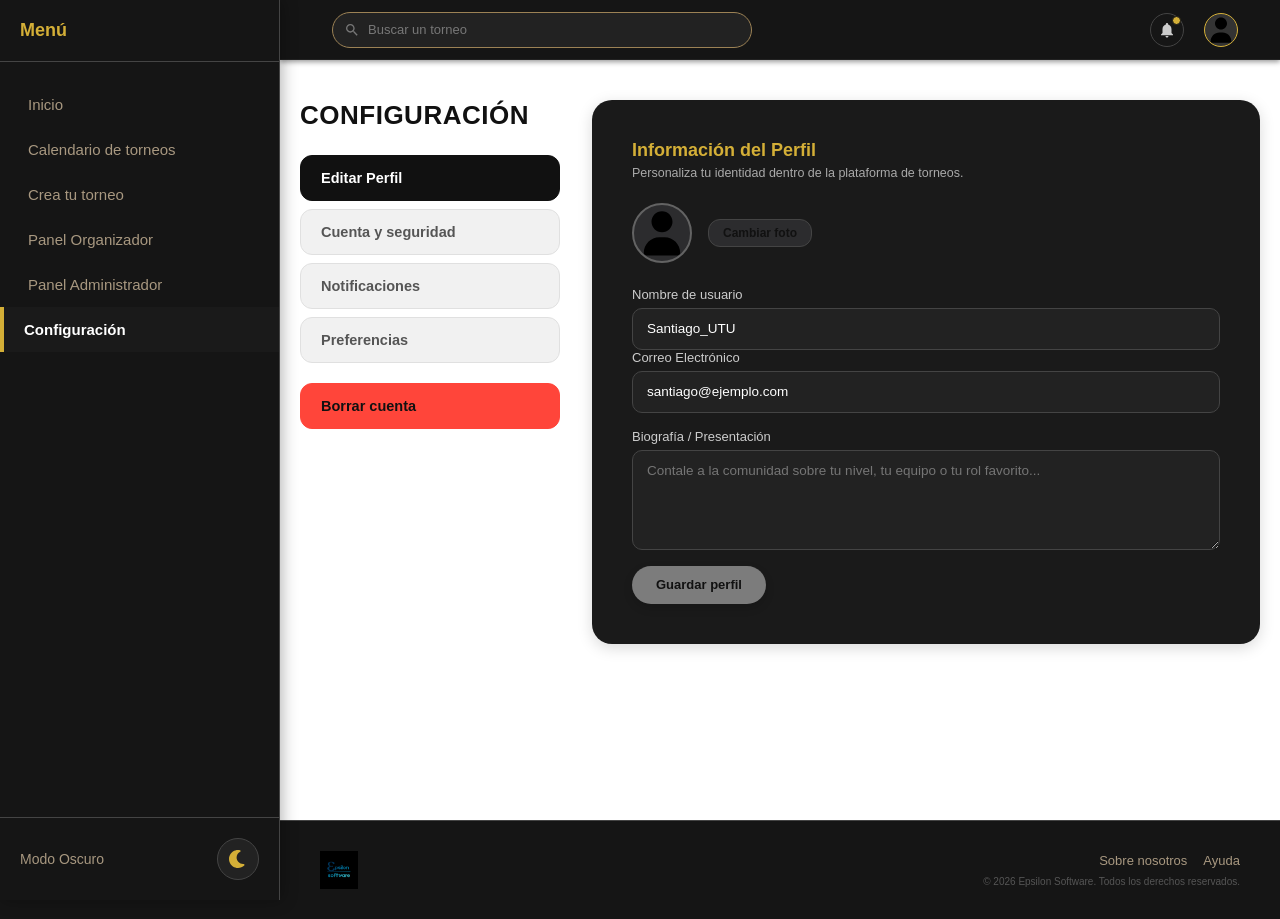
<file: html/configuracion.html>
<!DOCTYPE html>
<html lang="es">
<head>
    <meta charset="UTF-8">
    <meta name="viewport" content="width=device-width, initial-scale=1.0">
    <title>SGDM - Configuración</title>
    
    <link rel="icon" type="image/png" href="../img/logoapp2.jpeg">
    <link rel="stylesheet" href="../css/inicio.css">
    <link rel="stylesheet" href="../css/configuracion.css">
</head>
<body>

    <!-- 5. Menú lateral -->
    <input type="checkbox" id="menu-toggle" class="menu-checkbox">

    <div class="sidebar">

        <!--5. Movil cerrar menú -->
        <div class="sidebar-header">
            <span class="sidebar-title">Menú</span>
            <label for="menu-toggle" class="close-sidebar-btn" aria-label="Cerrar menú">X</label>
        </div>
        
        <nav class="sidebar-nav">
            <a href="inicio.html" class="sidebar-link">Inicio</a>
            <a href="calendario.html" class="sidebar-link">Calendario de torneos</a>
            <a href="formularioTorneo.html" class="sidebar-link">Crea tu torneo</a>
            <a href="organizador.html" class="sidebar-link">Panel Organizador</a>
            <a href="dashboard.html" class="sidebar-link">Panel Administrador</a>
            <a href="configuracion.html" class="sidebar-link active">Configuración</a>
        </nav>

        <!--5. Modo Oscuro-Claro -->
        <div class="sidebar-footer">
            <div class="theme-switch-container">
                <span class="theme-label">Modo Oscuro</span>
                    <button class="theme-toggle-btn" aria-label="Cambiar tema">
                    <svg xmlns="http://www.w3.org/2000/svg" viewBox="0 0 512 512" style="width: 18px; height: 18px; fill: currentColor; vertical-align: middle;">
                        <path d="M256 0C114.6 0 0 114.6 0 256S114.6 512 256 512c68.8 0 131.3-27.2 177.3-71.4 7.3-7 9.4-17.9 5.3-27.1s-13.7-14.9-23.8-14.1c-4.9 .4-9.8 .6-14.8 .6-101.6 0-184-82.4-184-184 0-72.1 41.5-134.6 102.1-164.8 9.1-4.5 14.3-14.3 13.1-24.4S322.6 8.5 312.7 6.3C294.4 2.2 275.4 0 256 0z"/>
                    </svg>
                    </button>
            </div>
        </div>
    </div>

    <label for="menu-toggle" class="sidebar-overlay"></label>

    <!--2. Navbar y Menú hamburgesa -->
    <nav class="navbar" aria-label="Navegación principal">
        <label for="menu-toggle" class="nav-button" aria-label="Abrir menú de navegación">
            <div class="hamburger-box">
                <span class="line"></span>
                <span class="line"></span>
                <span class="line"></span>
            </div>
        </label>

        <!--3. Busqueda de Torneo -->
        <form action="busquedaTorneo.html" method="GET" class="search-form" style="display: flex; flex: 1; max-width: 420px; margin: 0 12px;">
            <div class="search-container" style="margin: 0; width: 100%;">
                <svg class="search-google-icon" viewBox="0 0 24 24" fill="none" xmlns="http://www.w3.org/2000/svg" aria-hidden="true">
                    <path d="M15.5 14h-.79l-.28-.27C15.41 12.59 16 11.11 16 9.5 16 5.91 13.09 3 9.5 3S3 5.91 3 9.5 5.91 16 9.5 16c1.61 0 3.09-.59 4.23-1.57l.27.28v.79l5 4.99L20.49 19l-4.99-5zm-6 0C7.01 14 5 11.99 5 9.5S7.01 5 9.5 5 14 7.01 14 9.5 11.99 14 9.5 14z" fill="#777777"/>
                </svg>
                <input type="text" class="search-input" placeholder="Buscar un torneo" aria-label="Buscar torneos" name="query">
            </div>
        </form>

        <!-- 4. Campana de Notificaciones -->
        <div class="notifications-dropdown">

            <!--4. Checkbox oculto-->
            <input type="checkbox" id="noti-toggle" class="dropdown-checkbox">
    
            <label for="noti-toggle" class="notifications-dropdown-button" aria-label="Notificaciones">
                <div class="notifications-icon-wrapper">
                    <svg class="bell-icon" viewBox="0 0 24 24" fill="none" xmlns="http://www.w3.org/2000/svg">
                        <path d="M12 22c1.1 0 2-.9 2-2h-4c0 1.1.89 2 2 2zm6-6v-5c0-3.07-1.64-5.64-4.5-6.32V4c0-.83-.67-1.5-1.5-1.5s-1.5.67-1.5 1.5v.68C7.63 5.36 6 7.92 6 11v5l-2 2v1h16v-1l-2-2z" fill="#cccccc"/>
                    </svg>
                    <span class="notification-dot"></span>
                </div>
            </label>
    
            <label for="noti-toggle" class="dropdown-overlay"></label>
    
            <!--4. Apartado de Notificaciones -->
            <div class="notifications-menu-card">
                <div class="notifications-menu-header">
                    <span class="notifications-menu-title">Notificaciones</span>
                </div>
                <div class="notifications-menu-divider"></div>
                <div class="notifications-menu-list">
                    <a href="#" class="notification-item unread">
                        <div class="noti-indicator"></div>
                        <div class="noti-content">
                            <p class="noti-text">Tu inscripción para la <strong>Copa de Invierno</strong> ha sido confirmada exitosamente.</p>
                            <span class="noti-time">Hace 10 min</span>
                        </div>
                    </a>
                    <a href="#" class="notification-item">
                        <div class="noti-indicator"></div>
                        <div class="noti-content">
                            <p class="noti-text">El fixture del <strong>Torneo Relámpago</strong> ya se encuentra disponible.</p>
                            <span class="noti-time">Hace 2 horas</span>
                        </div>
                    </a>
                </div>
            </div>
        </div>

        <!-- 4. Apartado de perfil -->
        <div class="profile-dropdown">
    
            <!--4. Checkbox de perfil-->
            <input type="checkbox" id="profile-toggle" class="dropdown-checkbox">
    
            <label for="profile-toggle" class="profile-dropdown-button" aria-label="Menú de usuario">
                <div class="user-avatar">
                    <svg class="avatar-svg" xmlns="http://www.w3.org/2000/svg" viewBox="0 0 640 640">
                        <path d="M320 312C386.3 312 440 258.3 440 192C440 125.7 386.3 72 320 72C253.7 72 200 125.7 200 192C200 258.3 253.7 312 320 312zM290.3 368C191.8 368 112 447.8 112 546.3C112 562.7 125.3 576 141.7 576L498.3 576C514.7 576 528 562.7 528 546.3C528 447.8 448.2 368 349.7 368L290.3 368z" />
                    </svg>
                </div>
            </label>
    
            <label for="profile-toggle" class="dropdown-overlay"></label>
    
            <!--4. Menú de perfil -->
            <div class="profile-menu-card">
                <div class="profile-menu-header">
                    <span class="profile-menu-name">Usuario</span>
                </div>
                <div class="profile-menu-divider"></div>
                <nav class="profile-menu-links">
                    <a href="login.html" class="profile-menu-item">
                        <svg class="avatar-svg" xmlns="http://www.w3.org/2000/svg" viewBox="0 0 512 512">
                            <path d="M352 96l64 0c17.7 0 32 14.3 32 32l0 256c0 17.7-14.3 32-32 32l-64 0c-17.7 0-32 14.3-32 32s14.3 32 32 32l64 0c53 0 96-43 96-96l0-256c0-53-43-96-96-96l-64 0c-17.7 0-32 14.3-32 32s14.3 32 32 32zm-9.4 182.6c12.5-12.5 12.5-32.8 0-45.3l-128-128c-12.5-12.5-32.8-12.5-45.3 0s-12.5 32.8 0 45.3L242.7 224 32 224c-17.7 0-32 14.3-32 32s14.3 32 32 32l210.7 0-73.4 73.4c-12.5 12.5-12.5 32.8 0 45.3s32.8 12.5 45.3 0l128-128z"/>
                        </svg> Iniciar sesión
                    </a>
                    <a href="perfil.html" class="profile-menu-item">
                        <svg class="avatar-svg" xmlns="http://www.w3.org/2000/svg" viewBox="0 0 640 640">
                            <path d="M320 312C386.3 312 440 258.3 440 192C440 125.7 386.3 72 320 72C253.7 72 200 125.7 200 192C200 258.3 253.7 312 320 312zM290.3 368C191.8 368 112 447.8 112 546.3C112 562.7 125.3 576 141.7 576L498.3 576C514.7 576 528 562.7 528 546.3C528 447.8 448.2 368 349.7 368L290.3 368z" />
                        </svg> Perfil
                    </a>
                    <div class="profile-menu-divider"></div>
                    <a href="#" class="profile-menu-item logout-item">
                        <svg class="avatar-svg" xmlns="http://www.w3.org/2000/svg" viewBox="0 0 512 512">
                            <path d="M377.9 105.9L468.1 196c11.1 11.1 11.1 29.1 0 40.2l-90.1 90.1c-11.5 11.5-30.1 11.5-41.6 0s-11.5-30.1 0-41.6l39.3-39.3L160 245.4c-16.3 0-29.4-13.2-29.4-29.4s13.2-29.4 29.4-29.4l215.7 0-39.3-39.3c-11.5-11.5-11.5-30.１ 0-4１．６s30．１-１１．５ ４１．６ ０zM１２０ ９６c０-１３．３-１０．７-２４-２４-２４C４３ ７２ ０ １１５ ０ １６８L０ ３４４c０ ５３ ４３ ９６ ９６ ９６c１３．３ ０ ２４-１０．７ ２４-２４s-１０．７-２４-２４-２４c-２６．５ ０-４８-２１．５-４８-４８l０-１７６c０-２６．５ ２１．５-４８ ４８-４８c１３．３ ０ ２４-１０．７ ２４-２４z"/>
                        </svg> Cierre de sesión
                    </a>
                </nav>
            </div>
        </div>
    </nav>

    <main class="contenedor-principal">
        
        <!--12. Control de pestañas-->
        <input type="radio" name="grupo-pestanas-config" id="radio-pestana-perfil" checked class="control-radio-pestana">
        <input type="radio" name="grupo-pestanas-config" id="radio-pestana-seguridad" class="control-radio-pestana">
        <input type="radio" name="grupo-pestanas-config" id="radio-pestana-notificaciones" class="control-radio-pestana">
        <input type="radio" name="grupo-pestanas-config" id="radio-pestana-preferencias" class="control-radio-pestana">
        <input type="radio" name="grupo-pestanas-config" id="radio-pestana-borrar" class="control-radio-pestana">

        <div class="envoltura-configuracion">
            
            <aside class="pestanas-configuracion">
                <h2 class="titulo-configuracion">Configuración</h2>
                <label for="radio-pestana-perfil" class="btn-pestana etiqueta-perfil">Editar Perfil</label>
                <label for="radio-pestana-seguridad" class="btn-pestana etiqueta-seguridad">Cuenta y seguridad</label>
                <label for="radio-pestana-notificaciones" class="btn-pestana etiqueta-notificaciones">Notificaciones</label>
                <label for="radio-pestana-preferencias" class="btn-pestana etiqueta-preferencias">Preferencias</label>
                <label for="radio-pestana-borrar" class="btn-pestana btn-pestana-peligro etiqueta-borrar">Borrar cuenta</label>
            </aside>

            <!--13. Panel de Configuración -->              
            <section class="tarjeta-contenido-config">
                
                <!--13. Editar perfil -->              
                <div id="perfil" class="seccion-configuracion panel-perfil">
                    <h3 class="titulo-seccion">Información del Perfil</h3>
                    <p class="subtitulo-seccion">Personaliza tu identidad dentro de la plataforma de torneos.</p>
                    
                    <form action="#" method="POST" class="formulario-configuracion">
                        <div class="contenedor-edicion-avatar">
                            <div class="avatar-usuario avatar-grande">
                                <svg class="avatar-svg" xmlns="http://www.w3.org/2000/svg" viewBox="0 0 640 640">
                                    <path d="M320 312C386.3 312 440 258.3 440 192C440 125.7 386.3 72 320 72C253.7 72 200 125.7 200 192C200 258.3 253.7 312 320 312zM290.3 368C191.8 368 112 447.8 112 546.3C112 562.7 125.3 576 141.7 576L498.3 576C514.7 576 528 562.7 528 546.3C528 447.8 448.2 368 349.7 368L290.3 368z" />
                                </svg>
                            </div>
                            <button type="button" class="btn-secundario-sm">Cambiar foto</button>
                        </div>

                        <div class="cuadrícula-fila-formulario">
                            <div class="grupo-formulario">
                                <label for="nombre-usuario" class="etiqueta-formulario">Nombre de usuario</label>
                                <input type="text" id="nombre-usuario" name="nombre_usuario" class="control-input-formulario" value="Santiago_UTU">
                            </div>
                            <div class="grupo-formulario">
                                <label for="correo" class="etiqueta-formulario">Correo Electrónico</label>
                                <input type="email" id="correo" name="correo" class="control-input-formulario" value="santiago@ejemplo.com">
                            </div>
                        </div>

                        <div class="grupo-formulario">
                            <label for="biografia" class="etiqueta-formulario">Biografía / Presentación</label>
                            <textarea id="biografia" name="biografia" class="control-textarea-formulario" placeholder="Contale a la comunidad sobre tu nivel, tu equipo o tu rol favorito..."></textarea>
                        </div>

                        <div class="acciones-formulario">
                            <button type="submit" class="btn-guardar">Guardar perfil</button>
                        </div>
                    </form>
                </div>
                
                <!--13. Cuenta y Seguridad -->
                <div id="seguridad" class="seccion-configuracion panel-seguridad">
                    <h3 class="titulo-seccion">Seguridad de la Cuenta</h3>
                    <p class="subtitulo-seccion">Gestiona tus credenciales de acceso de forma segura.</p>
                    
                    <form action="#" method="POST" class="formulario-configuracion">
                        <div class="grupo-formulario">
                            <label for="contrasena-actual" class="etiqueta-formulario">Contraseña actual</label>
                            <input type="password" id="contrasena-actual" name="contrasena_actual" class="control-input-formulario" placeholder="••••••••">
                        </div>

                        <div class="cuadrícula-fila-formulario">
                            <div class="grupo-formulario">
                                <label for="nueva-contrasena" class="etiqueta-formulario">Nueva contraseña</label>
                                <input type="password" id="nueva-contrasena" name="nueva_contrasena" class="control-input-formulario" placeholder="Mínimo 8 caracteres">
                            </div>
                            <div class="grupo-formulario">
                                <label for="confirmar-contrasena" class="etiqueta-formulario">Confirmar nueva contraseña</label>
                                <input type="password" id="confirmar-contrasena" name="confirmar_contrasena" class="control-input-formulario" placeholder="Repite la contraseña">
                            </div>
                        </div>

                        <div class="acciones-formulario">
                            <button type="submit" class="btn-guardar">Actualizar contraseña</button>
                        </div>
                    </form>
                </div>

                <!--13. Notificaciones -->
                <div id="notificaciones" class="seccion-configuracion panel-notificaciones">
                    <h3 class="titulo-seccion">Preferencias de Alertas</h3>
                    <p class="subtitulo-seccion">Elige qué eventos del torneo querés recibir en la campana de notificaciones.</p>
                    
                    <!--14. Formulario de Configuración -->
                    <form action="#" method="POST" class="formulario-configuracion">
                        <div class="grupo-checkbox">
                            <label class="contenedor-interruptor">
                                <input type="checkbox" checked>
                                <span class="deslizador"></span>
                                <span class="etiqueta-interruptor">Publicación de Fixtures (Calendarios)</span>
                            </label>
                            <p class="desc-checkbox">Te avisaremos cuando el organizador genere las llaves o cruces del torneo.</p>
                        </div>

                        <div class="grupo-checkbox">
                            <label class="contenedor-interruptor">
                                <input type="checkbox" checked>
                                <span class="deslizador"></span>
                                <span class="etiqueta-interruptor">Recordatorios de partidos próximos</span>
                            </label>
                            <p class="desc-checkbox">Recibe un aviso 30 minutos antes de que empiece tu encuentro programado.</p>
                        </div>

                        <div class="grupo-checkbox">
                            <label class="contenedor-interruptor">
                                <input type="checkbox">
                                <span class="deslizador"></span>
                                <span class="etiqueta-interruptor">Resultados y tablas de posiciones</span>
                            </label>
                            <p class="desc-checkbox">Alertas cuando finalice un partido del grupo en el que estás compitiendo.</p>
                        </div>

                        <div class="acciones-formulario">
                            <button type="submit" class="btn-guardar">Guardar alertas</button>
                        </div>
                    </form>
                </div>
                
                <!--13. Preferencias -->
                <div id="preferencias" class="seccion-configuracion panel-preferencias">
                    <h3 class="titulo-seccion">Preferencias de la Aplicación</h3>
                    <p class="subtitulo-seccion">Configura el comportamiento visual de tu cuenta.</p>
                    
                    <form action="#" method="POST" class="formulario-configuracion">
                        <div class="grupo-formulario">
                            <label for="seleccion-tema" class="etiqueta-formulario">Tema Visual Principal</label>
                            <select id="seleccion-tema" class="control-select-formulario">
                                <option value="dark" selected>Modo Oscuro Predeterminado</option>
                                <option value="light">Modo Claro</option>
                            </select>
                        </div>

                        <div class="acciones-formulario">
                            <button type="submit" class="btn-guardar">Aplicar preferencias</button>
                        </div>
                    </form>
                </div>

                <!--13. Borrar cuenta -->
                <div id="borrar-cuenta" class="seccion-configuracion panel-borrar">
                    <h3 class="titulo-seccion titulo-peligro">Eliminar Cuenta Permanentemente</h3>
                    <p class="subtitulo-seccion">Esta acción es irreversible. Se perderán todos tus datos de torneos, estadísticas y equipos.</p>
                    
                    <form action="#" method="POST" class="formulario-configuracion">
                        <div class="grupo-formulario">
                            <label for="contrasena-borrado" class="etiqueta-formulario">Escriba contraseña actual para el borrado de cuenta</label>
                            <input type="password" id="contrasena-borrado" name="contrasena_borrado" class="control-input-formulario" placeholder="••••••••" required>
                        </div>

                        <div class="acciones-formulario">
                            <button type="submit" class="btn-peligro">Confirmar Eliminación</button>
                        </div>
                    </form>
                </div>

            </section>
        </div>
    </main>

     <!--7. Footer -->
    <footer class="main-footer">
        <div class="footer-content">
            <img src="../img/epsilonSoftware2.png" alt="Logo Epsilon Software" class="footer-logo">
        
            <div class="footer-right-group">
                <nav class="footer-links" aria-label="Enlaces de pie de página">
                    <a href="#" class="footer-link">Sobre nosotros</a>
                    <a href="#" class="footer-link">Ayuda</a>
                </nav>
                <p class="footer-copyright">&copy; 2026 Epsilon Software. Todos los derechos reservados.</p>
            </div>
        </div>
    </footer>

</body>
</html>
</file>
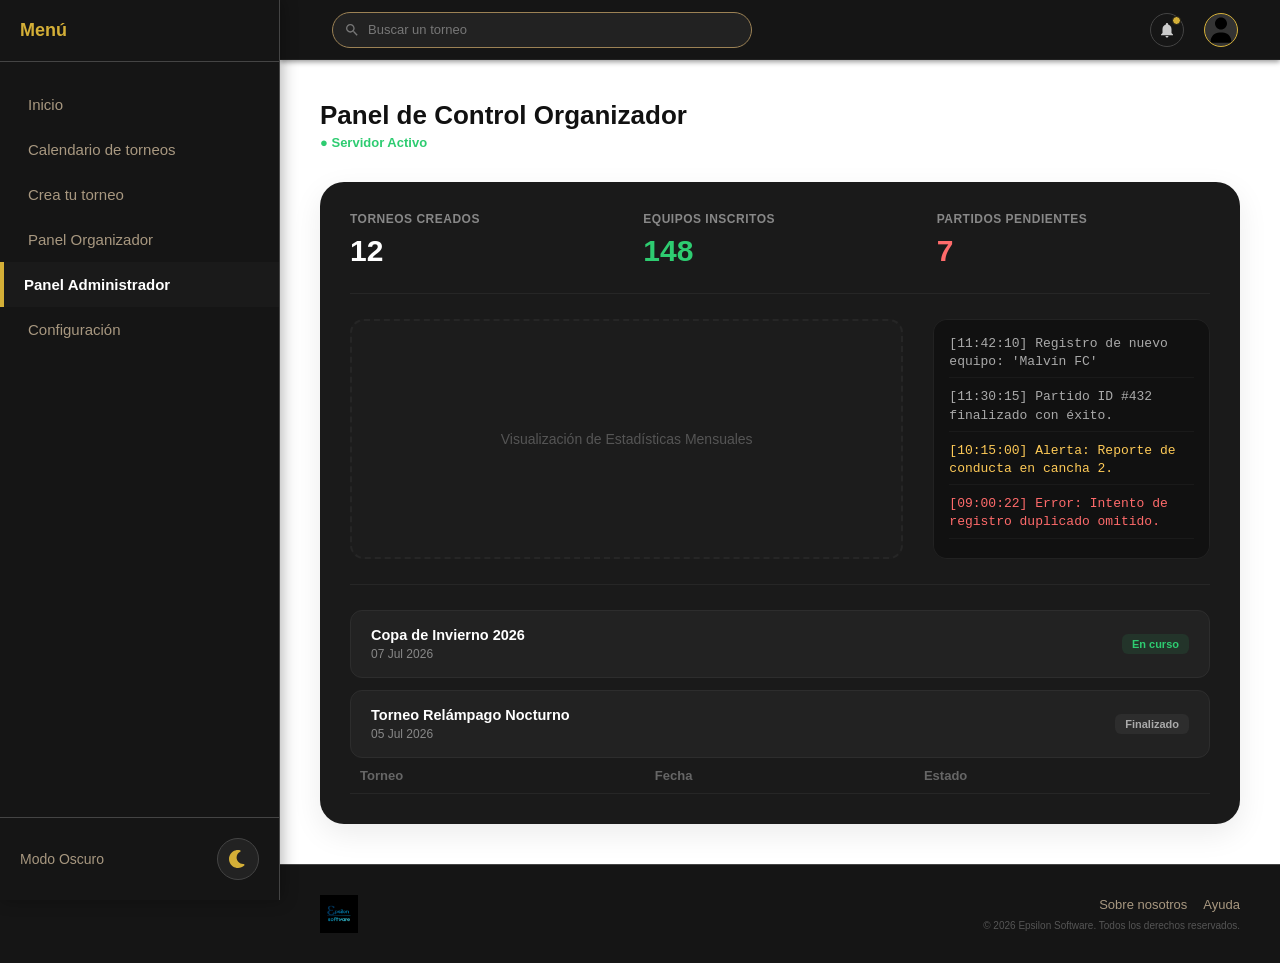
<file: html/dashboard.html>
<!DOCTYPE html>
<html lang="es">
<head>
    <meta charset="UTF-8">
    <meta name="viewport" content="width=device-width, initial-scale=1.0">
    <title>SGDM - Panel Organizador</title>
    <link rel="icon" type="image/png" href="../img/logoapp2.jpeg">
    <link rel="stylesheet" href="../css/inicio.css">
    <link rel="stylesheet" href="../css/dashboard.css">
</head>
<body>

    <!-- 5. Menú lateral -->
    <input type="checkbox" id="menu-toggle" class="menu-checkbox">

    <div class="sidebar">

        <!--5. Movil cerrar menú -->
        <div class="sidebar-header">
            <span class="sidebar-title">Menú</span>
            <label for="menu-toggle" class="close-sidebar-btn" aria-label="Cerrar menú">X</label>
        </div>
        
        <nav class="sidebar-nav">
            <a href="inicio.html" class="sidebar-link">Inicio</a>
            <a href="calendario.html" class="sidebar-link">Calendario de torneos</a>
            <a href="formularioTorneo.html" class="sidebar-link">Crea tu torneo</a>
            <a href="organizador.html" class="sidebar-link">Panel Organizador</a>
            <a href="dashboard.html" class="sidebar-link active">Panel Administrador</a>
            <a href="configuracion.html" class="sidebar-link">Configuración</a>
        </nav>

        <!--5. Modo Oscuro-Claro -->
        <div class="sidebar-footer">
            <div class="theme-switch-container">
                <span class="theme-label">Modo Oscuro</span>
                    <button class="theme-toggle-btn" aria-label="Cambiar tema">
                    <svg xmlns="http://www.w3.org/2000/svg" viewBox="0 0 512 512" style="width: 18px; height: 18px; fill: currentColor; vertical-align: middle;">
                        <path d="M256 0C114.6 0 0 114.6 0 256S114.6 512 256 512c68.8 0 131.3-27.2 177.3-71.4 7.3-7 9.4-17.9 5.3-27.1s-13.7-14.9-23.8-14.1c-4.9 .4-9.8 .6-14.8 .6-101.6 0-184-82.4-184-184 0-72.1 41.5-134.6 102.1-164.8 9.1-4.5 14.3-14.3 13.1-24.4S322.6 8.5 312.7 6.3C294.4 2.2 275.4 0 256 0z"/>
                    </svg>
                    </button>
            </div>
        </div>
    </div>

    <label for="menu-toggle" class="sidebar-overlay"></label>

    <!--2. Navbar y Menú hamburgesa -->
    <nav class="navbar" aria-label="Navegación principal">
        <label for="menu-toggle" class="nav-button" aria-label="Abrir menú de navegación">
            <div class="hamburger-box">
                <span class="line"></span>
                <span class="line"></span>
                <span class="line"></span>
            </div>
        </label>

        <!--3. Busqueda de Torneo -->
        <form action="busquedaTorneo.html" method="GET" class="search-form" style="display: flex; flex: 1; max-width: 420px; margin: 0 12px;">
            <div class="search-container" style="margin: 0; width: 100%;">
                <svg class="search-google-icon" viewBox="0 0 24 24" fill="none" xmlns="http://www.w3.org/2000/svg" aria-hidden="true">
                    <path d="M15.5 14h-.79l-.28-.27C15.41 12.59 16 11.11 16 9.5 16 5.91 13.09 3 9.5 3S3 5.91 3 9.5 5.91 16 9.5 16c1.61 0 3.09-.59 4.23-1.57l.27.28v.79l5 4.99L20.49 19l-4.99-5zm-6 0C7.01 14 5 11.99 5 9.5S7.01 5 9.5 5 14 7.01 14 9.5 11.99 14 9.5 14z" fill="#777777"/>
                </svg>
                <input type="text" class="search-input" placeholder="Buscar un torneo" aria-label="Buscar torneos" name="query">
            </div>
        </form>

        <!-- 4. Campana de Notificaciones -->
        <div class="notifications-dropdown">

            <!-- Checkbox oculto-->
            <input type="checkbox" id="noti-toggle" class="dropdown-checkbox">
    
            <label for="noti-toggle" class="notifications-dropdown-button" aria-label="Notificaciones">
                <div class="notifications-icon-wrapper">
                    <svg class="bell-icon" viewBox="0 0 24 24" fill="none" xmlns="http://www.w3.org/2000/svg">
                        <path d="M12 22c1.1 0 2-.9 2-2h-4c0 1.1.89 2 2 2zm6-6v-5c0-3.07-1.64-5.64-4.5-6.32V4c0-.83-.67-1.5-1.5-1.5s-1.5.67-1.5 1.5v.68C7.63 5.36 6 7.92 6 11v5l-2 2v1h16v-1l-2-2z" fill="#cccccc"/>
                    </svg>
                    <span class="notification-dot"></span>
                </div>
            </label>
    
            <label for="noti-toggle" class="dropdown-overlay"></label>
    
            <!-- Apartado de Notificaciones -->
            <div class="notifications-menu-card">
                <div class="notifications-menu-header">
                    <span class="notifications-menu-title">Notificaciones</span>
                </div>
                <div class="notifications-menu-divider"></div>
                <div class="notifications-menu-list">
                    <a href="#" class="notification-item unread">
                        <div class="noti-indicator"></div>
                        <div class="noti-content">
                            <p class="noti-text">Tu inscripción para la <strong>Copa de Invierno</strong> ha sido confirmada exitosamente.</p>
                            <span class="noti-time">Hace 10 min</span>
                        </div>
                    </a>
                    <a href="#" class="notification-item">
                        <div class="noti-indicator"></div>
                        <div class="noti-content">
                            <p class="noti-text">El fixture del <strong>Torneo Relámpago</strong> ya se encuentra disponible.</p>
                            <span class="noti-time">Hace 2 horas</span>
                        </div>
                    </a>
                </div>
            </div>
        </div>

        <!-- 4. Apartado de perfil -->
        <div class="profile-dropdown">
    
            <!--Checkbox-->
            <input type="checkbox" id="profile-toggle" class="dropdown-checkbox">
    
            <label for="profile-toggle" class="profile-dropdown-button" aria-label="Menú de usuario">
                <div class="user-avatar">
                    <svg class="avatar-svg" xmlns="http://www.w3.org/2000/svg" viewBox="0 0 640 640">
                        <path d="M320 312C386.3 312 440 258.3 440 192C440 125.7 386.3 72 320 72C253.7 72 200 125.7 200 192C200 258.3 253.7 312 320 312zM290.3 368C191.8 368 112 447.8 112 546.3C112 562.7 125.3 576 141.7 576L498.3 576C514.7 576 528 562.7 528 546.3C528 447.8 448.2 368 349.7 368L290.3 368z" />
                    </svg>
                </div>
            </label>
    
            <label for="profile-toggle" class="dropdown-overlay"></label>
    
            <!-- Menú de perfil -->
            <div class="profile-menu-card">
                <div class="profile-menu-header">
                    <span class="profile-menu-name">Usuario</span>
                </div>
                <div class="profile-menu-divider"></div>
                <nav class="profile-menu-links">
                    <a href="login.html" class="profile-menu-item">
                        <svg class="avatar-svg" xmlns="http://www.w3.org/2000/svg" viewBox="0 0 512 512">
                            <path d="M352 96l64 0c17.7 0 32 14.3 32 32l0 256c0 17.7-14.3 32-32 32l-64 0c-17.7 0-32 14.3-32 32s14.3 32 32 32l64 0c53 0 96-43 96-96l0-256c0-53-43-96-96-96l-64 0c-17.7 0-32 14.3-32 32s14.3 32 32 32zm-9.4 182.6c12.5-12.5 12.5-32.8 0-45.3l-128-128c-12.5-12.5-32.8-12.5-45.3 0s-12.5 32.8 0 45.3L242.7 224 32 224c-17.7 0-32 14.3-32 32s14.3 32 32 32l210.7 0-73.4 73.4c-12.5 12.5-12.5 32.8 0 45.3s32.8 12.5 45.3 0l128-128z"/>
                        </svg> Iniciar sesión
                    </a>
                    <a href="perfil.html" class="profile-menu-item">
                        <svg class="avatar-svg" xmlns="http://www.w3.org/2000/svg" viewBox="0 0 640 640">
                            <path d="M320 312C386.3 312 440 258.3 440 192C440 125.7 386.3 72 320 72C253.7 72 200 125.7 200 192C200 258.3 253.7 312 320 312zM290.3 368C191.8 368 112 447.8 112 546.3C112 562.7 125.3 576 141.7 576L498.3 576C514.7 576 528 562.7 528 546.3C528 447.8 448.2 368 349.7 368L290.3 368z" />
                        </svg> Perfil
                    </a>
                    <div class="profile-menu-divider"></div>
                    <a href="#" class="profile-menu-item logout-item">
                        <svg class="avatar-svg" xmlns="http://www.w3.org/2000/svg" viewBox="0 0 512 512">
                            <path d="M377.9 105.9L468.1 196c11.1 11.1 11.1 29.1 0 40.2l-90.1 90.1c-11.5 11.5-30.1 11.5-41.6 0s-11.5-30.1 0-41.6l39.3-39.3L160 245.4c-16.3 0-29.4-13.2-29.4-29.4s13.2-29.4 29.4-29.4l215.7 0-39.3-39.3c-11.5-11.5-11.5-30.１ 0-4１．６s30．１-１１．５ ４１．６ ０zM１２０ ９６c０-１３．３-１０．７-２４-２４-２４C４３ ７２ ０ １１５ ０ １６８L０ ３４４c０ ５３ ４３ ９６ ９６ ９６c１３．３ ０ ２４-１０．７ ２４-２４s-１０．７-２４-２４-２４c-２６．５ ０-４８-２１．５-４８-４８l０-１７６c０-２６．５ ２１．５-４８ ４８-４８c１３．３ ０ ２４-１０．７ ２４-２４z"/>
                        </svg> Cierre de sesión
                    </a>
                </nav>
            </div>
        </div>
    </nav>

    <main class="main-container">
        
        <header class="cabecera-panel">
            <h2>Panel de Control Organizador</h2>
            <p class="estado-sistema">● Servidor Activo</p>
        </header>

        <article class="isla-organizador-unica">
            
            <section class="seccion-kpis">
                <div class="tarjeta-kpi">
                    <h3>Torneos Creados</h3>
                    <p class="valor-kpi">12</p>
                </div>
                <div class="tarjeta-kpi">
                    <h3>Equipos Inscritos</h3>
                    <p class="valor-kpi texto-exito">148</p>
                </div>
                <div class="tarjeta-kpi">
                    <h3>Partidos Pendientes</h3>
                    <p class="valor-kpi texto-peligro">7</p>
                </div>
            </section>

            <hr class="divisor-isla">

            <section class="seccion-intermedia">
                <div class="bloque-grafico">
                    <div class="grafico-marcador">
                        <span class="texto-marcador">Visualización de Estadísticas Mensuales</span>
                    </div>
                </div>
                
                <div class="bloque-consola">
                    <div class="consola-terminal">
                        <div class="linea-log">[11:42:10] Registro de nuevo equipo: 'Malvín FC'</div>
                        <div class="linea-log">[11:30:15] Partido ID #432 finalizado con éxito.</div>
                        <div class="linea-log linea-advertencia">[10:15:00] Alerta: Reporte de conducta en cancha 2.</div>
                        <div class="linea-log linea-error">[09:00:22] Error: Intento de registro duplicado omitido.</div>
                    </div>
                </div>
            </section>

            <hr class="divisor-isla">

            <section class="seccion-tabla">
                <div class="contenedor-tabla-adaptable">
                    <table class="tabla-panel">
                        <thead>
                            <tr>
                                <th>Torneo</th>
                                <th>Fecha</th>
                                <th>Estado</th>
                            </tr>
                        </thead>
                        <section class="seccion-lista-torneos">
    
                        <div class="tarjeta-torneo-registro">
                            <div class="detalles-torneo">
                                <h4>Copa de Invierno 2026</h4>
                                <span class="fecha-torneo">07 Jul 2026</span>
                            </div>
                                <span class="etiqueta-estado-exito">En curso</span>
                        </div>

                        <div class="tarjeta-torneo-registro">
                            <div class="detalles-torneo">
                                <h4>Torneo Relámpago Nocturno</h4>
                                <span class="fecha-torneo">05 Jul 2026</span>
                            </div>
                                <span class="etiqueta-estado-finalizado">Finalizado</span>
                        </div>

                        </section>
                    </table>
                </div>
            </section>

        </article>

    </main>

    <!--7. Footer -->
    <footer class="main-footer">
        <div class="footer-content">
            <img src="../img/epsilonSoftware2.png" alt="Logo Epsilon Software" class="footer-logo">
        
            <div class="footer-right-group">
                <nav class="footer-links" aria-label="Enlaces de pie de página">
                    <a href="#" class="footer-link">Sobre nosotros</a>
                    <a href="#" class="footer-link">Ayuda</a>
                </nav>
                <p class="footer-copyright">&copy; 2026 Epsilon Software. Todos los derechos reservados.</p>
            </div>
        </div>
    </footer>

</body>
</html>
</file>
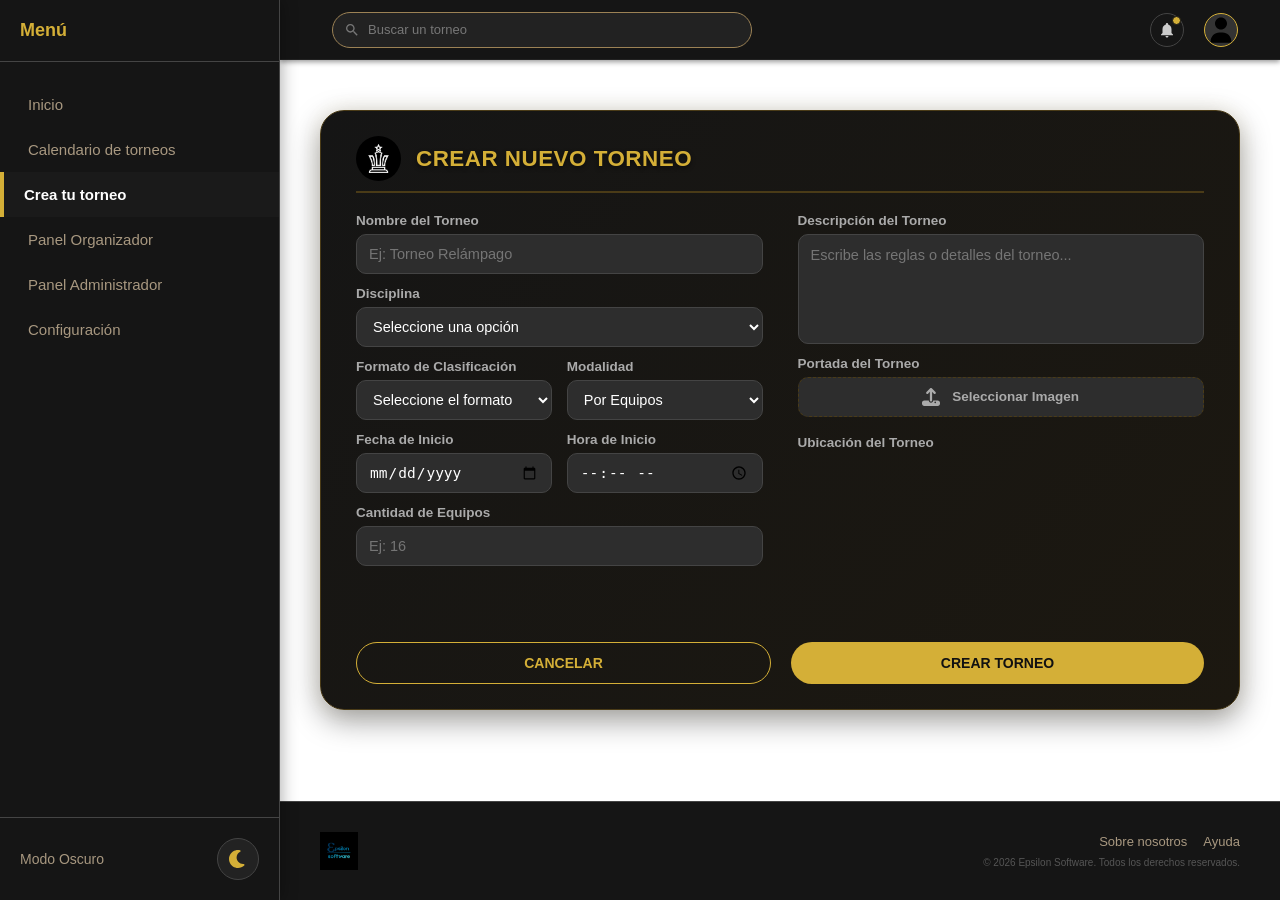
<file: html/formularioTorneo.html>
<!DOCTYPE html>
<html lang="es">
<head>
    <meta charset="UTF-8">
    <meta name="viewport" content="width=device-width, initial-scale=1.0">
    <title>SGDM - Plataforma de Torneos</title>
    
    <link rel="icon" type="image/png" href="../img/logoapp2.jpeg">
    
    <link rel="stylesheet" href="../css/inicio.css">
    <link rel="stylesheet" href="../css/formularioTorneo.css">
</head>
<body>

    <input type="checkbox" id="menu-toggle" class="menu-checkbox">

    <div class="sidebar">

        <div class="sidebar-header">
            <span class="sidebar-title">Menú</span>
            <label for="menu-toggle" class="close-sidebar-btn" aria-label="Cerrar menú">X</label>
        </div>
        
        <nav class="sidebar-nav">
            <a href="inicio.html" class="sidebar-link">Inicio</a>
            <a href="calendario.html" class="sidebar-link">Calendario de torneos</a>
            <a href="formularioTorneo.html" class="sidebar-link active">Crea tu torneo</a>
            <a href="organizador.html" class="sidebar-link">Panel Organizador</a>
            <a href="dashboard.html" class="sidebar-link">Panel Administrador</a>
            <a href="configuracion.html" class="sidebar-link">Configuración</a>
        </nav>

        <div class="sidebar-footer">
            <div class="theme-switch-container">
                <span class="theme-label">Modo Oscuro</span>
                    <button class="theme-toggle-btn" aria-label="Cambiar tema">
                    <svg xmlns="http://www.w3.org/2000/svg" viewBox="0 0 512 512" style="width: 18px; height: 18px; fill: currentColor; vertical-align: middle;">
                        <path d="M256 0C114.6 0 0 114.6 0 256S114.6 512 256 512c68.8 0 131.3-27.2 177.3-71.4 7.3-7 9.4-17.9 5.3-27.1s-13.7-14.9-23.8-14.1c-4.9 .4-9.8 .6-14.8 .6-101.6 0-184-82.4-184-184 0-72.1 41.5-134.6 102.1-164.8 9.1-4.5 14.3-14.3 13.1-24.4S322.6 8.5 312.7 6.3C294.4 2.2 275.4 0 256 0z"/>
                    </svg>
                    </button>
            </div>
        </div>
    </div>

    <label for="menu-toggle" class="sidebar-overlay"></label>

    <nav class="navbar" aria-label="Navegación principal">
        <label for="menu-toggle" class="nav-button" aria-label="Abrir menú de navegación">
            <div class="hamburger-box">
                <span class="line"></span>
                <span class="line"></span>
                <span class="line"></span>
            </div>
        </label>

        <form action="busquedaTorneo.html" method="GET" class="search-form" style="display: flex; flex: 1; max-width: 420px; margin: 0 12px;">
            <div class="search-container" style="margin: 0; width: 100%;">
                <svg class="search-google-icon" viewBox="0 0 24 24" fill="none" xmlns="http://www.w3.org/2000/svg" aria-hidden="true">
                    <path d="M15.5 14h-.79l-.28-.27C15.41 12.59 16 11.11 16 9.5 16 5.91 13.09 3 9.5 3S3 5.91 3 9.5 5.91 16 9.5 16c1.61 0 3.09-.59 4.23-1.57l.27.28v.79l5 4.99L20.49 19l-4.99-5zm-6 0C7.01 14 5 11.99 5 9.5S7.01 5 9.5 5 14 7.01 14 9.5 11.99 14 9.5 14z" fill="#777777"/>
                </svg> <input type="text" class="search-input" placeholder="Buscar un torneo" aria-label="Buscar torneos" name="query">
            </div>
        </form>

        <div class="notifications-dropdown">

            <input type="checkbox" id="noti-toggle" class="dropdown-checkbox">
    
            <label for="noti-toggle" class="notifications-dropdown-button" aria-label="Notificaciones">
                <div class="notifications-icon-wrapper">
                    <svg class="bell-icon" viewBox="0 0 24 24" fill="none" xmlns="http://www.w3.org/2000/svg">
                        <path d="M12 22c1.1 0 2-.9 2-2h-4c0 1.1.89 2 2 2zm6-6v-5c0-3.07-1.64-5.64-4.5-6.32V4c0-.83-.67-1.5-1.5-1.5s-1.5.67-1.5 1.5v.68C7.63 5.36 6 7.92 6 11v5l-2 2v1h16v-1l-2-2z" fill="#cccccc"/>
                    </svg>
                    <span class="notification-dot"></span>
                </div>
            </label>
    
            <label for="noti-toggle" class="dropdown-overlay"></label>
    
            <div class="notifications-menu-card">
                <div class="notifications-menu-header">
                    <span class="notifications-menu-title">Notificaciones</span>
                </div>
                <div class="notifications-menu-divider"></div>
                <div class="notifications-menu-list">
                    <a href="#" class="notification-item unread">
                        <div class="noti-indicator"></div>
                        <div class="noti-content">
                            <p class="noti-text">Tu inscripción para la <strong>Copa de Invierno</strong> ha sido confirmada exitosamente.</p>
                            <span class="noti-time">Hace 10 min</span>
                        </div>
                    </a>
                    <a href="#" class="notification-item">
                        <div class="noti-indicator"></div>
                        <div class="noti-content">
                            <p class="noti-text">El fixture del <strong>Torneo Relámpago</strong> ya se encuentra disponible.</p>
                            <span class="noti-time">Hace 2 horas</span>
                        </div>
                    </a>
                </div>
            </div>
        </div>

        <div class="profile-dropdown">
    
            <input type="checkbox" id="profile-toggle" class="dropdown-checkbox">
    
            <label for="profile-toggle" class="profile-dropdown-button" aria-label="Menú de usuario">
                <div class="user-avatar">
                    <svg class="avatar-svg" xmlns="http://www.w3.org/2000/svg" viewBox="0 0 640 640">
                        <path d="M320 312C386.3 312 440 258.3 440 192C440 125.7 386.3 72 320 72C253.7 72 200 125.7 200 192C200 258.3 253.7 312 320 312zM290.3 368C191.8 368 112 447.8 112 546.3C112 562.7 125.3 576 141.7 576L498.3 576C514.7 576 528 562.7 528 546.3C528 447.8 448.2 368 349.7 368L290.3 368z" />
                    </svg>
                </div>
            </label>
    
            <label for="profile-toggle" class="dropdown-overlay"></label>
    
            <div class="profile-menu-card">
                <div class="profile-menu-header">
                    <span class="profile-menu-name">Usuario</span>
                </div>
                <div class="profile-menu-divider"></div>
                <nav class="profile-menu-links">
                    <a href="login.html" class="profile-menu-item">
                        <svg class="avatar-svg" xmlns="http://www.w3.org/2000/svg" viewBox="0 0 512 512">
                            <path d="M352 96l64 0c17.7 0 32 14.3 32 32l0 256c0 17.7-14.3 32-32 32l-64 0c-17.7 0-32 14.3-32 32s14.3 32 32 32l64 0c53 0 96-43 96-96l0-256c0-53-43-96-96-96l-64 0c-17.7 0-32 14.3-32 32s14.3 32 32 32zm-9.4 182.6c12.5-12.5 12.5-32.8 0-45.3l-128-128c-12.5-12.5-32.8-12.5-45.3 0s-12.5 32.8 0 45.3L242.7 224 32 224c-17.7 0-32 14.3-32 32s14.3 32 32 32l210.7 0-73.4 73.4c-12.5 12.5-12.5 32.8 0 45.3s32.8 12.5 45.3 0l128-128z"/>
                        </svg> Iniciar sesión
                    </a>
                    <a href="perfil.html" class="profile-menu-item">
                        <svg class="avatar-svg" xmlns="http://www.w3.org/2000/svg" viewBox="0 0 640 640">
                            <path d="M320 312C386.3 312 440 258.3 440 192C440 125.7 386.3 72 320 72C253.7 72 200 125.7 200 192C200 258.3 253.7 312 320 312zM290.3 368C191.8 368 112 447.8 112 546.3C112 562.7 125.3 576 141.7 576L498.3 576C514.7 576 528 562.7 528 546.3C528 447.8 448.2 368 349.7 368L290.3 368z" />
                        </svg> Perfil
                    </a>
                    <div class="profile-menu-divider"></div>
                    <a href="#" class="profile-menu-item logout-item">
                        <svg class="avatar-svg" xmlns="http://www.w3.org/2000/svg" viewBox="0 0 512 512">
                            <path d="M377.9 105.9L468.1 196c11.1 11.1 11.1 29.1 0 40.2l-90.1 90.1c-11.5 11.5-30.1 11.5-41.6 0s-11.5-30.1 0-41.6l39.3-39.3L160 245.4c-16.3 0-29.4-13.2-29.4-29.4s13.2-29.4 29.4-29.4l215.7 0-39.3-39.3c-11.5-11.5-11.5-30.1 0-41.6s30.1-11.5 41.6 0zM120 96c0-13.3-10.7-24-24-24C43 72 0 115 0 168L0 344c0 53 43 96 96 96c13.3 0 24-10.7 24-24s-10.7-24-24-24c-26.5 0-48-21.5-48-48l0-176c0-26.5 21.5-48 48-48c13.3 0 24-10.7 24-24z"/>
                        </svg> Cierre de sesión
                    </a>
                </nav>
            </div>
        </div>
    </nav>

    <main class="main-container">
        <div class="isla-formulario-unica">

            <div class="contenedor-logo-formulario" style="display: flex; align-items: center; gap: 15px; margin-bottom: 20px; border-bottom: 2px solid #4a3b17; padding-bottom: 10px;">
                <img src="../img/logoapp2.jpeg" alt="Logo" class="app-logo" style="height: 45px; width: auto; border-radius: 50%;">
                <h2 style="margin: 0; border: none; padding: 0; font-size: 1.4rem; color: #D4AF37; font-weight: bold; letter-spacing: 0.5px;">CREAR NUEVO TORNEO</h2>
            </div>

            <form action="#" method="POST">

                <div class="columnas-flex-formulario">

                    <div class="columna-formulario">
                        <div class="grupo-formulario">
                            <label for="nombre">Nombre del Torneo</label>
                            <input type="text" id="nombre" placeholder="Ej: Torneo Relámpago" required>
                        </div>

                        <div class="grupo-formulario">
                            <label for="disciplina">Disciplina</label>
                            <select id="disciplina" required>
                                <option value="" disabled selected>Seleccione una opción</option>
                                <option value="futbol">Fútbol</option>
                                <option value="basquet">Básquetbol</option>
                            </select>
                        </div>

                        <div class="fila-formulario">
                            <div class="grupo-formulario columna-expandible">
                                <label for="formato">Formato de Clasificación</label>
                                <select id="formato" required>
                                    <option value="" disabled selected>Seleccione el formato</option>
                                    <option value="eliminatoria">Eliminación directa</option>
                                    <option value="liga">Liga (Todos contra todos)</option>
                                </select>
                            </div>
                            <div class="grupo-formulario columna-expandible">
                                <label for="modalidad">Modalidad</label>
                                <select id="modalidad" required>
                                    <option value="equipos">Por Equipos</option>
                                    <option value="individual">Individual</option>
                                </select>
                            </div>
                        </div>

                        <div class="fila-formulario">
                            <div class="grupo-formulario columna-expandible">
                                <label for="fecha">Fecha de Inicio</label>
                                <input type="date" id="fecha" required>
                            </div>
                            <div class="grupo-formulario columna-expandible">
                                <label for="hora">Hora de Inicio</label>
                                <input type="time" id="hora" required>
                            </div>
                        </div>

                        <div class="grupo-formulario">
                            <label for="cantidad">Cantidad de Equipos</label>
                            <input type="number" id="cantidad" placeholder="Ej: 16">
                        </div>
                    </div>

                    <div class="columna-formulario columna-derecha-ajustada">
                        <div class="grupo-formulario contenedor-area-texto">
                            <label for="descripcion">Descripción del Torneo</label>
                            <textarea id="descripcion" placeholder="Escribe las reglas o detalles del torneo..."></textarea>
                        </div>
                        
                        <div class="grupo-formulario">
                            <label for="portada-torneo">Portada del Torneo</label>
                            <div class="contenedor-subir-imagen">
                                <input type="file" id="portada-torneo" accept="image/*" class="input-archivo-oculto">
                                <label href="#" for="portada-torneo" class="boton-subir-archivo">
                                <svg class="icono-subir" xmlns="http://www.w3.org/2000/svg" viewBox="0 0 512 512" style="width: 18px; height: 18px; fill: currentColor; margin-right: 8px; vertical-align: middle;">
                                    <path d="M288 109.3L288 352c0 17.7-14.3 32-32 32s-32-14.3-32-32l0-242.7-51.3 51.3c-12.5 12.5-32.8 12.5-45.3 0s-12.5-32.8 0-45.3l105.4-105.4c12.5-12.5 32.8-12.5 45.3 0l105.4 105.4c12.5 12.5 12.5 32.8 0 45.3s-32.8 12.5-45.3 0L288 109.3zM64 352l128 0c0 35.3 28.7 64 64 64s64-28.7 64-64l128 0c35.3 0 64 28.7 64 64l0 32c0 35.3-28.7 64-64 64L64 512c-35.3 0-64-28.7-64-64l0-32c0-35.3 28.7-64 64-64zm312 80a24 24 0 1 0 0-48 24 24 0 1 0 0 48z"/>
                                </svg>
                                Seleccionar Imagen
                            </label>
                            </div>
                        </div>
                        
                        <div class="grupo-formulario">
                            <label>Ubicación del Torneo</label>
                            <div class="contenedor-mapa">
                                <iframe src="https://maps.google.com/maps?q=Montevideo&t=&z=13&ie=UTF8&iwloc=&output=embed" width="100%" height="150" style="border:0;" allowfullscreen="" loading="lazy"></iframe>
                            </div>
                        </div>
                    </div>
                </div>

                <div class="grupo-botones-formulario">
                    <button type="button" class="boton-formulario boton-cancelar">Cancelar</button>
                    <button type="submit" class="boton-formulario boton-enviar">Crear Torneo</button>
                </div>
            </form>
        </div>
    </main>

     <footer class="main-footer">
        <div class="footer-content">
            <img src="../img/epsilonSoftware2.png" alt="Logo Epsilon Software" class="footer-logo">
        
            <div class="footer-right-group">
                <nav class="footer-links" aria-label="Enlaces de pie de página">
                    <a href="#" class="footer-link">Sobre nosotros</a>
                    <a href="#" class="footer-link">Ayuda</a>
                </nav>
                <p class="footer-copyright">© 2026 Epsilon Software. Todos los derechos reservados.</p>
            </div>
        </div>
    </footer>

</body>
</html>
</file>
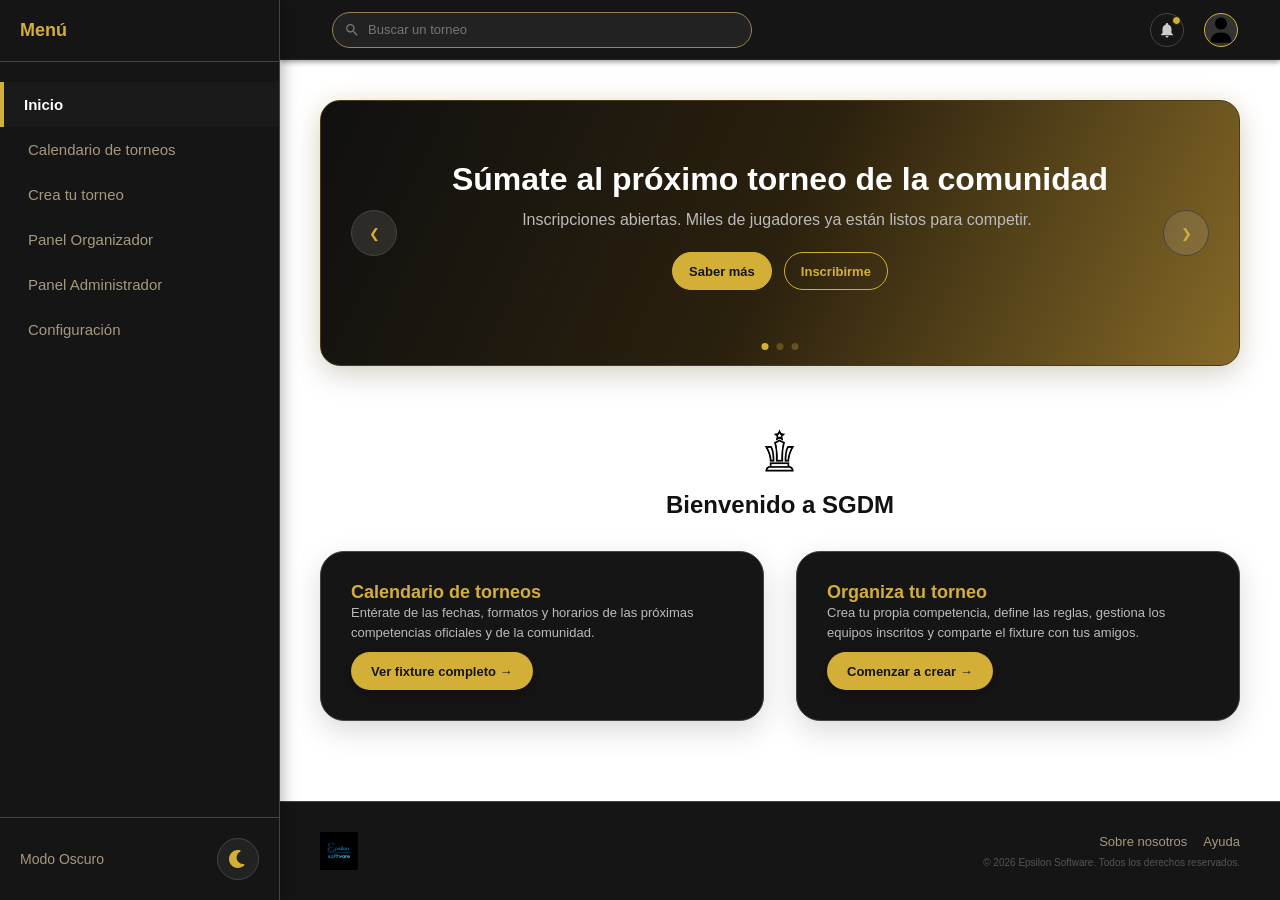
<file: html/inicio.html>
<!DOCTYPE html>
<html lang="es">
<head>
    <meta charset="UTF-8">
    <meta name="viewport" content="width=device-width, initial-scale=1.0">
    <title>SGDM - Plataforma de Torneos</title>
    
    <link rel="icon" type="image/png" href="../img/logoapp2.jpeg">
    
    <link rel="stylesheet" href="../css/inicio.css">
</head>
<body>

    <!-- 5. Menú lateral -->
    <input type="checkbox" id="menu-toggle" class="menu-checkbox">

    <div class="sidebar">

        <!--5. Movil cerrar menú -->
        <div class="sidebar-header">
            <span class="sidebar-title">Menú</span>
            <label for="menu-toggle" class="close-sidebar-btn" aria-label="Cerrar menú">X</label>
        </div>
        
        <nav class="sidebar-nav">
            <a href="inicio.html" class="sidebar-link active">Inicio</a>
            <a href="calendario.html" class="sidebar-link">Calendario de torneos</a>
            <a href="formularioTorneo.html" class="sidebar-link">Crea tu torneo</a>
            <a href="organizador.html" class="sidebar-link">Panel Organizador</a>
            <a href="dashboard.html" class="sidebar-link">Panel Administrador</a>
            <a href="configuracion.html" class="sidebar-link">Configuración</a>
        </nav>

        <!--5. Modo Oscuro-Claro -->
        <div class="sidebar-footer">
            <div class="theme-switch-container">
                <span class="theme-label">Modo Oscuro</span>
                    <button class="theme-toggle-btn" aria-label="Cambiar tema">
                    <svg xmlns="http://www.w3.org/2000/svg" viewBox="0 0 512 512" style="width: 18px; height: 18px; fill: currentColor; vertical-align: middle;">
                        <path d="M256 0C114.6 0 0 114.6 0 256S114.6 512 256 512c68.8 0 131.3-27.2 177.3-71.4 7.3-7 9.4-17.9 5.3-27.1s-13.7-14.9-23.8-14.1c-4.9 .4-9.8 .6-14.8 .6-101.6 0-184-82.4-184-184 0-72.1 41.5-134.6 102.1-164.8 9.1-4.5 14.3-14.3 13.1-24.4S322.6 8.5 312.7 6.3C294.4 2.2 275.4 0 256 0z"/>
                    </svg>
                    </button>
            </div>
        </div>
    </div>

    <label for="menu-toggle" class="sidebar-overlay"></label>

    <!--2. Navbar y Menú hamburgesa -->
    <nav class="navbar" aria-label="Navegación principal">
        <label for="menu-toggle" class="nav-button" aria-label="Abrir menú de navegación">
            <div class="hamburger-box">
                <span class="line"></span>
                <span class="line"></span>
                <span class="line"></span>
            </div>
        </label>

        <!--3. Busqueda de Torneo -->
        <form action="busquedaTorneo.html" method="GET" class="search-form" style="display: flex; flex: 1; max-width: 420px; margin: 0 12px;">
            <div class="search-container" style="margin: 0; width: 100%;">
                <svg class="search-google-icon" viewBox="0 0 24 24" fill="none" xmlns="http://www.w3.org/2000/svg" aria-hidden="true">
                    <path d="M15.5 14h-.79l-.28-.27C15.41 12.59 16 11.11 16 9.5 16 5.91 13.09 3 9.5 3S3 5.91 3 9.5 5.91 16 9.5 16c1.61 0 3.09-.59 4.23-1.57l.27.28v.79l5 4.99L20.49 19l-4.99-5zm-6 0C7.01 14 5 11.99 5 9.5S7.01 5 9.5 5 14 7.01 14 9.5 11.99 14 9.5 14z" fill="#777777"/>
                </svg>
                <input type="text" class="search-input" placeholder="Buscar un torneo" aria-label="Buscar torneos" name="query">
            </div>
        </form>

        <!-- 4. Campana de Notificaciones -->
        <div class="notifications-dropdown">

            <!--4. Checkbox oculto-->
            <input type="checkbox" id="noti-toggle" class="dropdown-checkbox">
    
            <label for="noti-toggle" class="notifications-dropdown-button" aria-label="Notificaciones">
                <div class="notifications-icon-wrapper">
                    <svg class="bell-icon" viewBox="0 0 24 24" fill="none" xmlns="http://www.w3.org/2000/svg">
                        <path d="M12 22c1.1 0 2-.9 2-2h-4c0 1.1.89 2 2 2zm6-6v-5c0-3.07-1.64-5.64-4.5-6.32V4c0-.83-.67-1.5-1.5-1.5s-1.5.67-1.5 1.5v.68C7.63 5.36 6 7.92 6 11v5l-2 2v1h16v-1l-2-2z" fill="#cccccc"/>
                    </svg>
                    <span class="notification-dot"></span>
                </div>
            </label>
    
            <label for="noti-toggle" class="dropdown-overlay"></label>
    
            <!--4. Apartado de Notificaciones -->
            <div class="notifications-menu-card">
                <div class="notifications-menu-header">
                    <span class="notifications-menu-title">Notificaciones</span>
                </div>
                <div class="notifications-menu-divider"></div>
                <div class="notifications-menu-list">
                    <a href="#" class="notification-item unread">
                        <div class="noti-indicator"></div>
                        <div class="noti-content">
                            <p class="noti-text">Tu inscripción para la <strong>Copa de Invierno</strong> ha sido confirmada exitosamente.</p>
                            <span class="noti-time">Hace 10 min</span>
                        </div>
                    </a>
                    <a href="#" class="notification-item">
                        <div class="noti-indicator"></div>
                        <div class="noti-content">
                            <p class="noti-text">El fixture del <strong>Torneo Relámpago</strong> ya se encuentra disponible.</p>
                            <span class="noti-time">Hace 2 horas</span>
                        </div>
                    </a>
                </div>
            </div>
        </div>

        <!-- 4. Apartado de perfil -->
        <div class="profile-dropdown">
    
            <!--4. Checkbox de perfil-->
            <input type="checkbox" id="profile-toggle" class="dropdown-checkbox">
    
            <label for="profile-toggle" class="profile-dropdown-button" aria-label="Menú de usuario">
                <div class="user-avatar">
                    <svg class="avatar-svg" xmlns="http://www.w3.org/2000/svg" viewBox="0 0 640 640">
                        <path d="M320 312C386.3 312 440 258.3 440 192C440 125.7 386.3 72 320 72C253.7 72 200 125.7 200 192C200 258.3 253.7 312 320 312zM290.3 368C191.8 368 112 447.8 112 546.3C112 562.7 125.3 576 141.7 576L498.3 576C514.7 576 528 562.7 528 546.3C528 447.8 448.2 368 349.7 368L290.3 368z" />
                    </svg>
                </div>
            </label>
    
            <label for="profile-toggle" class="dropdown-overlay"></label>
    
            <!--4. Menú de perfil -->
            <div class="profile-menu-card">
                <div class="profile-menu-header">
                    <span class="profile-menu-name">Usuario</span>
                </div>
                <div class="profile-menu-divider"></div>
                <nav class="profile-menu-links">
                    <a href="login.html" class="profile-menu-item">
                        <svg class="avatar-svg" xmlns="http://www.w3.org/2000/svg" viewBox="0 0 512 512">
                            <path d="M352 96l64 0c17.7 0 32 14.3 32 32l0 256c0 17.7-14.3 32-32 32l-64 0c-17.7 0-32 14.3-32 32s14.3 32 32 32l64 0c53 0 96-43 96-96l0-256c0-53-43-96-96-96l-64 0c-17.7 0-32 14.3-32 32s14.3 32 32 32zm-9.4 182.6c12.5-12.5 12.5-32.8 0-45.3l-128-128c-12.5-12.5-32.8-12.5-45.3 0s-12.5 32.8 0 45.3L242.7 224 32 224c-17.7 0-32 14.3-32 32s14.3 32 32 32l210.7 0-73.4 73.4c-12.5 12.5-12.5 32.8 0 45.3s32.8 12.5 45.3 0l128-128z"/>
                        </svg> Iniciar sesión
                    </a>
                    <a href="perfil.html" class="profile-menu-item">
                        <svg class="avatar-svg" xmlns="http://www.w3.org/2000/svg" viewBox="0 0 640 640">
                            <path d="M320 312C386.3 312 440 258.3 440 192C440 125.7 386.3 72 320 72C253.7 72 200 125.7 200 192C200 258.3 253.7 312 320 312zM290.3 368C191.8 368 112 447.8 112 546.3C112 562.7 125.3 576 141.7 576L498.3 576C514.7 576 528 562.7 528 546.3C528 447.8 448.2 368 349.7 368L290.3 368z" />
                        </svg> Perfil
                    </a>
                    <div class="profile-menu-divider"></div>
                    <a href="#" class="profile-menu-item logout-item">
                        <svg class="avatar-svg" xmlns="http://www.w3.org/2000/svg" viewBox="0 0 512 512">
                            <path d="M377.9 105.9L468.1 196c11.1 11.1 11.1 29.1 0 40.2l-90.1 90.1c-11.5 11.5-30.1 11.5-41.6 0s-11.5-30.1 0-41.6l39.3-39.3L160 245.4c-16.3 0-29.4-13.2-29.4-29.4s13.2-29.4 29.4-29.4l215.7 0-39.3-39.3c-11.5-11.5-11.5-30.１ 0-4１．６s30．１-１１．５ ４１．６ ０zM１２０ ９６c０-１３．３-１０．７-２４-２４-２４C４３ ７２ ０ １１５ ０ １６８L０ ３４４c０ ５３ ４３ ９６ ９６ ９６c１３．３ ０ ２４-１０．７ ２４-２４s-１０．７-２４-２４-２４c-２６．５ ０-４８-２１．５-４８-４８l０-１７６c０-２６．５ ２１．５-４８ ４８-４８c１３．３ ０ ２４-１０．７ ２４-２４z"/>
                        </svg> Cierre de sesión
                    </a>
                </nav>
            </div>
        </div>
    </nav>
    
    <!-- 6. Contenedor principal y vista de celular -->
    <main class="main-container">
    
        <!--6. Isla Principal de Inscripciones y Información -->
        <section class="news-carousel-card" aria-labelledby="banner-title">
            <div class="carousel-inner">
                <button class="carousel-btn prev-btn" aria-label="Noticia anterior">&#10094;</button>
                
                <div class="banner-content">
                    <h1 id="banner-title" class="banner-heading">Súmate al próximo torneo de la comunidad</h1>
                    <p class="banner-description">Inscripciones abiertas. Miles de jugadores ya están listos para competir.</p>
                    <div class="banner-actions">
                        <a href="#" class="btn btn-secondary">Saber más</a>
                        <a href="#" class="btn btn-primary">Inscribirme</a>
                    </div>
                </div>

                <!--6. Carrusel -->
                <button class="carousel-btn next-btn" aria-label="Siguiente noticia">&#10095;</button>

                <div class="carousel-dots" aria-hidden="true">
                    <span class="dot active"></span>
                    <span class="dot"></span>
                    <span class="dot"></span>
                </div>
            </div>
        </section>

        <!--6. Mensaje de Bienvenida -->
        <section class="welcome-container" aria-label="Bienvenida">
            <img src="../img/logoapp.png" alt="Logo SGDM" class="welcome-logo">
            <h2 class="welcome-text">Bienvenido a SGDM</h2>
        </section>

        <!--6. Isla de Ingreso al Calendario -->
        <div class="cards-row-wrapper">
            <section class="info-card" aria-labelledby="calendar-title">
                <div class="card-header-row">
                    <h2 id="calendar-title" class="card-main-title">Calendario de torneos</h2>
                </div>
                <p class="card-short-desc">Entérate de las fechas, formatos y horarios de las próximas competencias oficiales y de la comunidad.</p>
                <a href="#" class="card-action-link">Ver fixture completo →</a>
            </section>

            <!--6. Isla de Organización de Torneos -->
            <section class="info-card" aria-labelledby="organize-title">
                <div class="card-header-row">
                    <h2 id="organize-title" class="card-main-title">Organiza tu torneo</h2>
                </div>
                <p class="card-short-desc">Crea tu propia competencia, define las reglas, gestiona los equipos inscritos y comparte el fixture con tus amigos.</p>
                <a href="formularioTorneo.html" class="card-action-link">Comenzar a crear →</a>
            </section>
        </div>

    </main>

    <!--7. Footer -->
    <footer class="main-footer">
        <div class="footer-content">
            <img src="../img/epsilonSoftware2.png" alt="Logo Epsilon Software" class="footer-logo">
        
            <div class="footer-right-group">
                <nav class="footer-links" aria-label="Enlaces de pie de página">
                    <a href="#" class="footer-link">Sobre nosotros</a>
                    <a href="#" class="footer-link">Ayuda</a>
                </nav>
                <p class="footer-copyright">&copy; 2026 Epsilon Software. Todos los derechos reservados.</p>
            </div>
        </div>
    </footer>

</body>
</html>
</file>
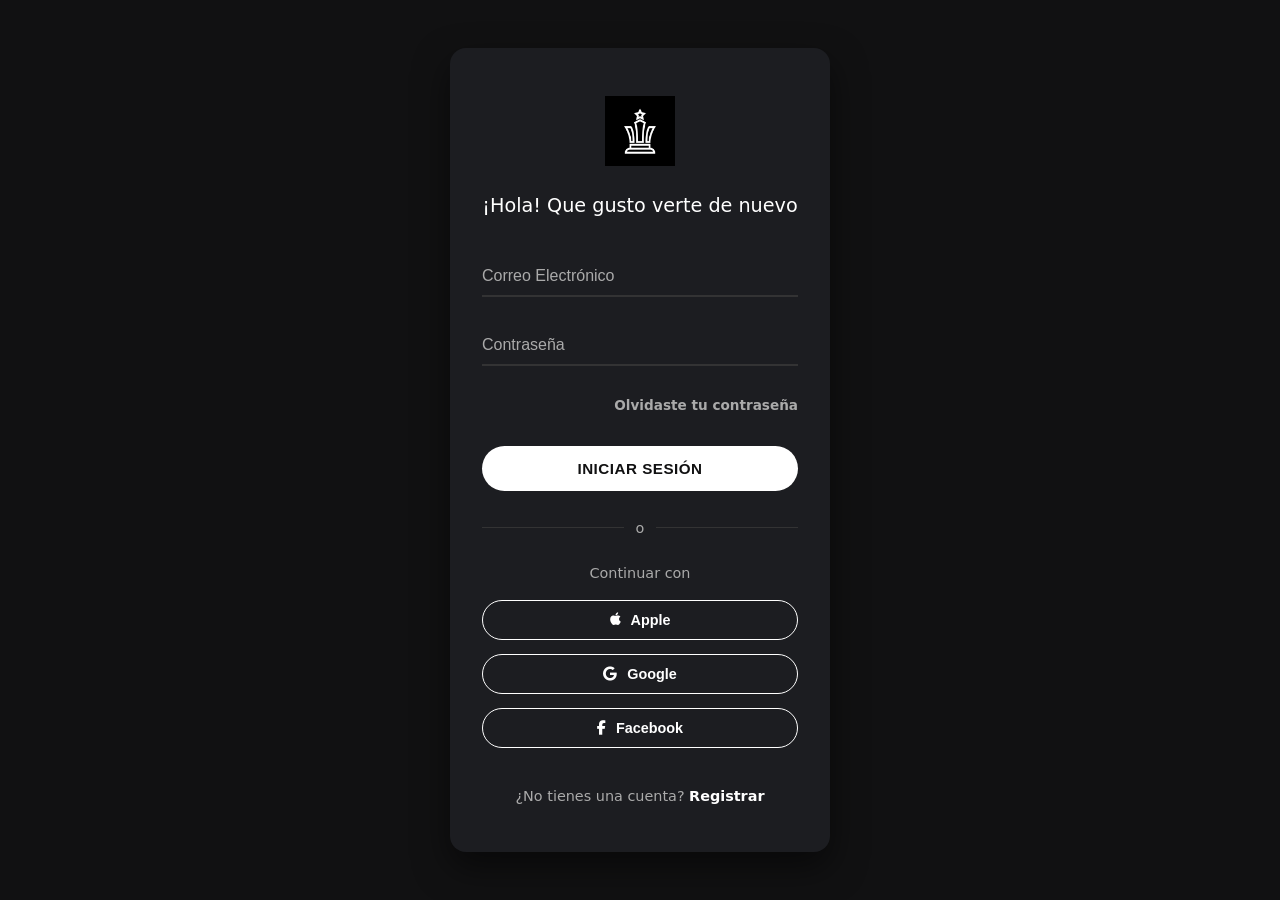
<file: html/login.html>
<!DOCTYPE html>
<html lang="es">
<head>
    <meta charset="UTF-8">
    <meta name="viewport" content="width=device-width, initial-scale=1.0">
    <title>Iniciar Sesión - SGDM</title>
    <link rel="icon" type="image/png" href="../img/logoapp2.jpeg">
    <link rel="stylesheet" href="../css/login.css">
    <link rel="stylesheet" href="https://cdnjs.cloudflare.com/ajax/libs/font-awesome/6.4.0/css/all.min.css">
</head>
<body>
    <div class="contenedor-login">
        <div class="contenedor-logo">
            <img src="../img/logoapp2.jpeg" alt="Logo SGDM" class="imagen-logo">
        </div>

        <h1 class="saludo">¡Hola! Que gusto verte de nuevo</h1>

        <form class="formulario-login">
            <div class="grupo-entrada">
                <input type="email" id="correo" required placeholder="Correo Electrónico">
            </div>
            
            <div class="grupo-entrada">
                <input type="password" id="contrasena" required placeholder="Contraseña">
            </div>

            <div class="contrasena-olvidada">
                <a href="#">Olvidaste tu contraseña</a>
            </div>

            <button type="submit" class="btn-principal">INICIAR SESIÓN</button>
        </form>

        <div class="divisor">
            <span>o</span>
        </div>

        <p class="texto-social">Continuar con</p>

        <div class="botones-sociales">
            <button type="button" class="btn-red-social apple">
                <i class="fab fa-apple"></i> Apple
            </button>
            <button type="button" class="btn-red-social google">
                <i class="fab fa-google"></i> Google
            </button>
            <button type="button" class="btn-red-social facebook">
                <i class="fab fa-facebook-f"></i> Facebook
            </button>
        </div>

        <div class="enlace-registro">
            ¿No tienes una cuenta? <a href="#">Registrar</a>
        </div>
    </div>
</body>
</html>
</file>
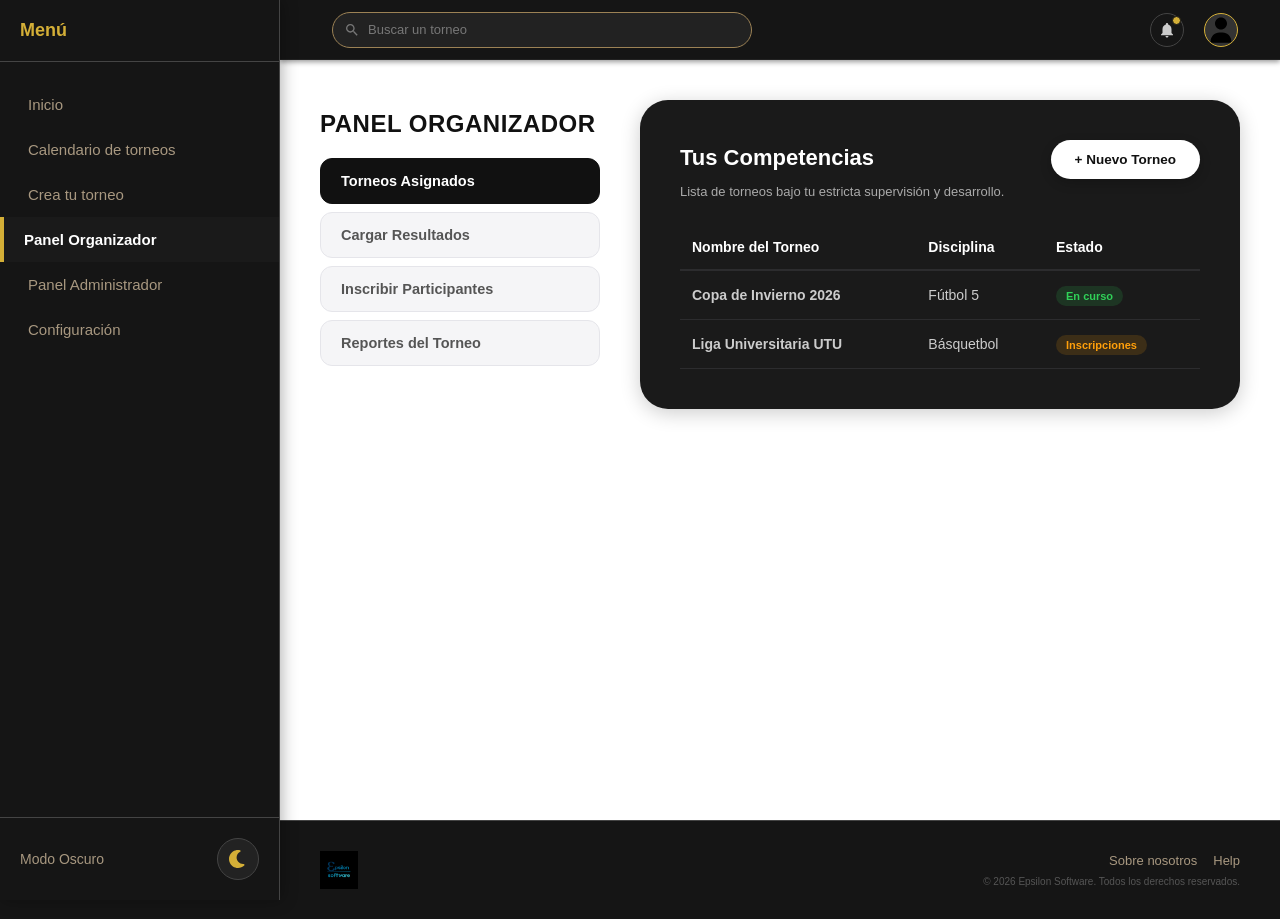
<file: html/organizador.html>
<!DOCTYPE html>
<html lang="es">
<head>
    <meta charset="UTF-8">
    <meta name="viewport" content="width=device-width, initial-scale=1.0">
    <title>SGDM - Panel de Organizador</title>
    
    <link rel="icon" type="image/png" href="../img/logoapp2.jpeg">
    <link rel="stylesheet" href="../css/inicio.css">
    <link rel="stylesheet" href="../css/organizador.css">
</head>
<body>

    <!-- 5. Menú lateral -->
    <input type="checkbox" id="menu-toggle" class="menu-checkbox">

    <div class="sidebar">

        <!--5. Movil cerrar menú -->
        <div class="sidebar-header">
            <span class="sidebar-title">Menú</span>
            <label for="menu-toggle" class="close-sidebar-btn" aria-label="Cerrar menú">X</label>
        </div>
        
        <nav class="sidebar-nav">
            <a href="inicio.html" class="sidebar-link">Inicio</a>
            <a href="calendario.html" class="sidebar-link">Calendario de torneos</a>
            <a href="formularioTorneo.html" class="sidebar-link">Crea tu torneo</a>
            <a href="organizador.html" class="sidebar-link active">Panel Organizador</a>
            <a href="dashboard.html" class="sidebar-link">Panel Administrador</a>
            <a href="configuracion.html" class="sidebar-link">Configuración</a>
        </nav>

        <!--5. Modo Oscuro-Claro -->
        <div class="sidebar-footer">
            <div class="theme-switch-container">
                <span class="theme-label">Modo Oscuro</span>
                    <button class="theme-toggle-btn" aria-label="Cambiar tema">
                    <svg xmlns="http://www.w3.org/2000/svg" viewBox="0 0 512 512" style="width: 18px; height: 18px; fill: currentColor; vertical-align: middle;">
                        <path d="M256 0C114.6 0 0 114.6 0 256S114.6 512 256 512c68.8 0 131.3-27.2 177.3-71.4 7.3-7 9.4-17.9 5.3-27.1s-13.7-14.9-23.8-14.1c-4.9 .4-9.8 .6-14.8 .6-101.6 0-184-82.4-184-184 0-72.1 41.5-134.6 102.1-164.8 9.1-4.5 14.3-14.3 13.1-24.4S322.6 8.5 312.7 6.3C294.4 2.2 275.4 0 256 0z"/>
                    </svg>
                    </button>
            </div>
        </div>
    </div>

    <label for="menu-toggle" class="sidebar-overlay"></label>

    <!--2. Navbar y Menú hamburgesa -->
    <nav class="navbar" aria-label="Navegación principal">
        <label for="menu-toggle" class="nav-button" aria-label="Abrir menú de navegación">
            <div class="hamburger-box">
                <span class="line"></span>
                <span class="line"></span>
                <span class="line"></span>
            </div>
        </label>

        <!--3. Busqueda de Torneo -->
        <form action="busquedaTorneo.html" method="GET" class="search-form" style="display: flex; flex: 1; max-width: 420px; margin: 0 12px;">
            <div class="search-container" style="margin: 0; width: 100%;">
                <svg class="search-google-icon" viewBox="0 0 24 24" fill="none" xmlns="http://www.w3.org/2000/svg" aria-hidden="true">
                    <path d="M15.5 14h-.79l-.28-.27C15.41 12.59 16 11.11 16 9.5 16 5.91 13.09 3 9.5 3S3 5.91 3 9.5 5.91 16 9.5 16c1.61 0 3.09-.59 4.23-1.57l.27.28v.79l5 4.99L20.49 19l-4.99-5zm-6 0C7.01 14 5 11.99 5 9.5S7.01 5 9.5 5 14 7.01 14 9.5 11.99 14 9.5 14z" fill="#777777"/>
                </svg>
                <input type="text" class="search-input" placeholder="Buscar un torneo" aria-label="Buscar torneos" name="query">
            </div>
        </form>

        <!-- 4. Campana de Notificaciones -->
        <div class="notifications-dropdown">

            <!-- 4.Checkbox oculto-->
            <input type="checkbox" id="noti-toggle" class="dropdown-checkbox">
    
            <label for="noti-toggle" class="notifications-dropdown-button" aria-label="Notificaciones">
                <div class="notifications-icon-wrapper">
                    <svg class="bell-icon" viewBox="0 0 24 24" fill="none" xmlns="http://www.w3.org/2000/svg">
                        <path d="M12 22c1.1 0 2-.9 2-2h-4c0 1.1.89 2 2 2zm6-6v-5c0-3.07-1.64-5.64-4.5-6.32V4c0-.83-.67-1.5-1.5-1.5s-1.5.67-1.5 1.5v.68C7.63 5.36 6 7.92 6 11v5l-2 2v1h16v-1l-2-2z" fill="#cccccc"/>
                    </svg>
                    <span class="notification-dot"></span>
                </div>
            </label>
    
            <label for="noti-toggle" class="dropdown-overlay"></label>
    
            <!--4. Apartado de Notificaciones -->
            <div class="notifications-menu-card">
                <div class="notifications-menu-header">
                    <span class="notifications-menu-title">Notificaciones</span>
                </div>
                <div class="notifications-menu-divider"></div>
                <div class="notifications-menu-list">
                    <a href="#" class="notification-item unread">
                        <div class="noti-indicator"></div>
                        <div class="noti-content">
                            <p class="noti-text">Tu inscripción para la <strong>Copa de Invierno</strong> ha sido confirmada exitosamente.</p>
                            <span class="noti-time">Hace 10 min</span>
                        </div>
                    </a>
                    <a href="#" class="notification-item">
                        <div class="noti-indicator"></div>
                        <div class="noti-content">
                            <p class="noti-text">El fixture del <strong>Torneo Relámpago</strong> ya se encuentra disponible.</p>
                            <span class="noti-time">Hace 2 horas</span>
                        </div>
                    </a>
                </div>
            </div>
        </div>

        <!-- 4. Apartado de perfil -->
        <div class="profile-dropdown">
    
            <!--4. Checkbox de perfil-->
            <input type="checkbox" id="profile-toggle" class="dropdown-checkbox">
    
            <label for="profile-toggle" class="profile-dropdown-button" aria-label="Menú de usuario">
                <div class="user-avatar">
                    <svg class="avatar-svg" xmlns="http://www.w3.org/2000/svg" viewBox="0 0 640 640">
                        <path d="M320 312C386.3 312 440 258.3 440 192C440 125.7 386.3 72 320 72C253.7 72 200 125.7 200 192C200 258.3 253.7 312 320 312zM290.3 368C191.8 368 112 447.8 112 546.3C112 562.7 125.3 576 141.7 576L498.3 576C514.7 576 528 562.7 528 546.3C528 447.8 448.2 368 349.7 368L290.3 368z" />
                    </svg>
                </div>
            </label>
    
            <label for="profile-toggle" class="dropdown-overlay"></label>
    
            <!--4. Menú de perfil -->
            <div class="profile-menu-card">
                <div class="profile-menu-header">
                    <span class="profile-menu-name">Usuario</span>
                </div>
                <div class="profile-menu-divider"></div>
                <nav class="profile-menu-links">
                    <a href="login.html" class="profile-menu-item">
                        <svg class="avatar-svg" xmlns="http://www.w3.org/2000/svg" viewBox="0 0 512 512">
                            <path d="M352 96l64 0c17.7 0 32 14.3 32 32l0 256c0 17.7-14.3 32-32 32l-64 0c-17.7 0-32 14.3-32 32s14.3 32 32 32l64 0c53 0 96-43 96-96l0-256c0-53-43-96-96-96l-64 0c-17.7 0-32 14.3-32 32s14.3 32 32 32zm-9.4 182.6c12.5-12.5 12.5-32.8 0-45.3l-128-128c-12.5-12.5-32.8-12.5-45.3 0s-12.5 32.8 0 45.3L242.7 224 32 224c-17.7 0-32 14.3-32 32s14.3 32 32 32l210.7 0-73.4 73.4c-12.5 12.5-12.5 32.8 0 45.3s32.8 12.5 45.3 0l128-128z"/>
                        </svg> Iniciar sesión
                    </a>
                    <a href="perfil.html" class="profile-menu-item">
                        <svg class="avatar-svg" xmlns="http://www.w3.org/2000/svg" viewBox="0 0 640 640">
                            <path d="M320 312C386.3 312 440 258.3 440 192C440 125.7 386.3 72 320 72C253.7 72 200 125.7 200 192C200 258.3 253.7 312 320 312zM290.3 368C191.8 368 112 447.8 112 546.3C112 562.7 125.3 576 141.7 576L498.3 576C514.7 576 528 562.7 528 546.3C528 447.8 448.2 368 349.7 368L290.3 368z" />
                        </svg> Perfil
                    </a>
                    <div class="profile-menu-divider"></div>
                    <a href="#" class="profile-menu-item logout-item">
                        <svg class="avatar-svg" xmlns="http://www.w3.org/2000/svg" viewBox="0 0 512 512">
                            <path d="M377.9 105.9L468.1 196c11.1 11.1 11.1 29.1 0 40.2l-90.1 90.1c-11.5 11.5-30.1 11.5-41.6 0s-11.5-30.1 0-41.6l39.3-39.3L160 245.4c-16.3 0-29.4-13.2-29.4-29.4s13.2-29.4 29.4-29.4l215.7 0-39.3-39.3c-11.5-11.5-11.5-30.１ 0-4１．６s30．１-１１．５ ４１．６ ０zM１２０ ９６c０-１３．３-１０．７-２４-２４-２４C４３ ７２ ０ １１５ ０ １６８L０ ３４４c０ ５３ ４３ ９６ ９６ ９６c１３．３ ０ ２４-１０．７ ２４-２４s-１０．７-２４-２４-２４c-２６．５ ０-４８-２１．５-４８-４８l０-１７６c０-２６．５ ２１．５-４８ ４８-４８c１３．３ ０ ２４-１０．７ ２４-２４z"/>
                        </svg> Cierre de sesión
                    </a>
                </nav>
            </div>
        </div>
    </nav>

    <main class="main-container">
        
        <input type="radio" name="grupo-pestanas-organizador" id="radio-pestana-torneos" checked class="control-radio-pestana">
        <input type="radio" name="grupo-pestanas-organizador" id="radio-pestana-fixtures" class="control-radio-pestana">
        <input type="radio" name="grupo-pestanas-organizador" id="radio-pestana-participantes" class="control-radio-pestana">
        <input type="radio" name="grupo-pestanas-organizador" id="radio-pestana-reportes" class="control-radio-pestana">

        <div class="contenedor-organizador">
            
            <aside class="pestanas-organizador">
                <h2 class="titulo-organizador">Panel Organizador</h2>
                <label for="radio-pestana-torneos" class="btn-pestana label-torneos">Torneos Asignados</label>
                <label for="radio-pestana-fixtures" class="btn-pestana label-fixtures">Cargar Resultados</label>
                <label for="radio-pestana-participantes" class="btn-pestana label-participantes">Inscribir Participantes</label>
                <label for="radio-pestana-reportes" class="btn-pestana label-reportes">Reportes del Torneo</label>
            </aside>

            <section class="tarjeta-contenido-organizador">
                
                <div class="seccion-organizador panel-torneos">
                    <div class="encabezado-seccion-enlinea">
                        <h3 class="titulo-seccion">Tus Competencias</h3>
                        <a href="formularioTorneo.html" class="btn-guardar">+ Nuevo Torneo</a>
                    </div>
                    <p class="subtitulo-seccion">Lista de torneos bajo tu estricta supervisión y desarrollo.</p>
                    
                    <div class="contenedor-tabla">
                        <table class="tabla-datos">
                            <thead>
                                <tr>
                                    <th>Nombre del Torneo</th>
                                    <th>Disciplina</th>
                                    <th>Estado</th>
                                </tr>
                            </thead>
                            <tbody>
                                <tr>
                                    <td data-etiqueta="Torneo"><strong>Copa de Invierno 2026</strong></td>
                                    <td data-etiqueta="Disciplina">Fútbol 5</td>
                                    <td data-etiqueta="Estado"><span class="insignia insignia-exito">En curso</span></td>
                                </tr>
                                <tr>
                                    <td data-etiqueta="Torneo"><strong>Liga Universitaria UTU</strong></td>
                                    <td data-etiqueta="Disciplina">Básquetbol</td>
                                    <td data-etiqueta="Estado"><span class="insignia insignia-advertencia">Inscripciones</span></td>
                                </tr>
                            </tbody>
                        </table>
                    </div>
                </div>

                <div class="seccion-organizador panel-fixtures">
                    <h3 class="titulo-seccion">Gestión de Fixtures y Rondas</h3>
                    <p class="subtitulo-seccion">Controla el estado de las llaves y digita las puntuaciones oficiales.</p>
                    
                    <div class="cuadricula-fila-formulario">
                        <div class="grupo-formulario">
                            <label class="etiqueta-formulario">Seleccionar Torneo</label>
                            <select class="control-formulario-seleccion">
                                <option>Copa de Invierno 2026</option>
                                <option>Liga Universitaria UTU</option>
                            </select>
                        </div>
                        <div class="grupo-formulario">
                            <label class="etiqueta-formulario">Fase / Jornada Actual</label>
                            <select class="control-formulario-seleccion">
                                <option>Fecha 3 - Serie A</option>
                                <option>Fecha 2 - Serie A</option>
                                <option>Fecha 1 - Serie A</option>
                            </select>
                        </div>
                    </div>

                    <div class="grupo-checkbox caja-estado-ronda">
                        <label class="contenedor-interruptor">
                            <input type="checkbox" id="interruptor-estado-ronda" checked>
                            <span class="deslizador"></span>
                            <span class="etiqueta-interruptor"><strong>Ronda 1 Publicada</strong> (Visible para la comunidad)</span>
                        </label>
                    </div>

                    <h4 class="encabezado-subseccion">Enfrentamientos de la Fecha</h4>
                    <form action="#" method="POST" class="formulario-organizador">
                        <div class="tarjeta-fila-partido">
                            <span class="nombre-equipo texto-derecha">Equipo Alpha</span>
                            <div class="entradas-marcador-partido">
                                <input type="number" class="control-formulario-entrada entrada-marcador" value="2" min="0">
                                <span class="divisor-marcador">vs</span>
                                <input type="number" class="control-formulario-entrada entrada-marcador" value="1" min="0">
                            </div>
                            <span class="nombre-equipo texto-izquierda">Equipo Beta</span>
                        </div>

                        <div class="tarjeta-fila-partido">
                            <span class="nombre-equipo texto-derecha">Equipo Gamma</span>
                            <div class="entradas-marcador-partido">
                                <input type="number" class="control-formulario-entrada entrada-marcador" placeholder="-" min="0">
                                <span class="divisor-marcador">vs</span>
                                <input type="number" class="control-formulario-entrada entrada-marcador" placeholder="-" min="0">
                            </div>
                            <span class="nombre-equipo texto-izquierda">Equipo Delta</span>
                        </div>

                        <div class="acciones-formulario">
                            <button type="submit" class="btn-guardar">Guardar marcadores</button>
                        </div>
                    </form>
                </div>

                <div class="seccion-organizador panel-participantes">
                    <h3 class="titulo-seccion">Inscripción Manual de Equipos</h3>
                    <p class="subtitulo-seccion">Agrega participantes directamente al torneo sin pasar por la pasarela pública.</p>
                    
                    <form action="#" method="POST" class="formulario-organizador">
                        <div class="cuadricula-fila-formulario">
                            <div class="grupo-formulario">
                                <label for="torneo-destino" class="etiqueta-formulario">Asignar al Torneo</label>
                                <select id="torneo-destino" class="control-formulario-seleccion">
                                    <option>Copa de Invierno 2026</option>
                                    <option>Liga Universitaria UTU</option>
                                </select>
                            </div>
                            <div class="grupo-formulario">
                                <label for="nombre-participante" class="etiqueta-formulario">Nombre del Competidor / Equipo</label>
                                <input type="text" id="nombre-participante" class="control-formulario-entrada" placeholder="Ej: UTU FC o Juan Pérez">
                            </div>
                        </div>

                        <div class="acciones-formulario">
                            <button type="submit" class="btn-guardar">Confirmar Registro</button>
                        </div>
                    </form>
                </div>

                <div class="seccion-organizador panel-reportes">
                    <h3 class="titulo-seccion">Métricas y Reportes Operativos</h3>
                    <p class="subtitulo-seccion">Exporta las planillas de juego o analiza los datos de rendimiento de la competencia.</p>
                    
                    <div class="cuadricula-acciones-reporte">
                        <div class="tarjeta-descarga-reporte">
                            <h5>Lista de Buena Fe (Inscritos)</h5>
                            <button type="button" class="btn-secundario-chico">Descargar PDF</button>
                        </div>
                        <div class="tarjeta-descarga-reporte">
                            <h5>Tabla de Goleadores / MVP</h5>
                            <button type="button" class="btn-secundario-chico">Exportar Excel</button>
                        </div>
                    </div>
                </div>

            </section>
        </div>
    </main>

     <!--7. Footer -->
    <footer class="main-footer">
        <div class="footer-content">
            <img src="../img/epsilonSoftware2.png" alt="Logo Epsilon Software" class="footer-logo">
        
            <div class="footer-right-group">
                <nav class="footer-links" aria-label="Enlaces de pie de página">
                    <a href="#" class="footer-link">Sobre nosotros</a>
                    <a href="#" class="footer-link">Help</a>
                </nav>
                <p class="footer-copyright">&copy; 2026 Epsilon Software. Todos los derechos reservados.</p>
            </div>
        </div>
    </footer>
</body>
</html>
</file>
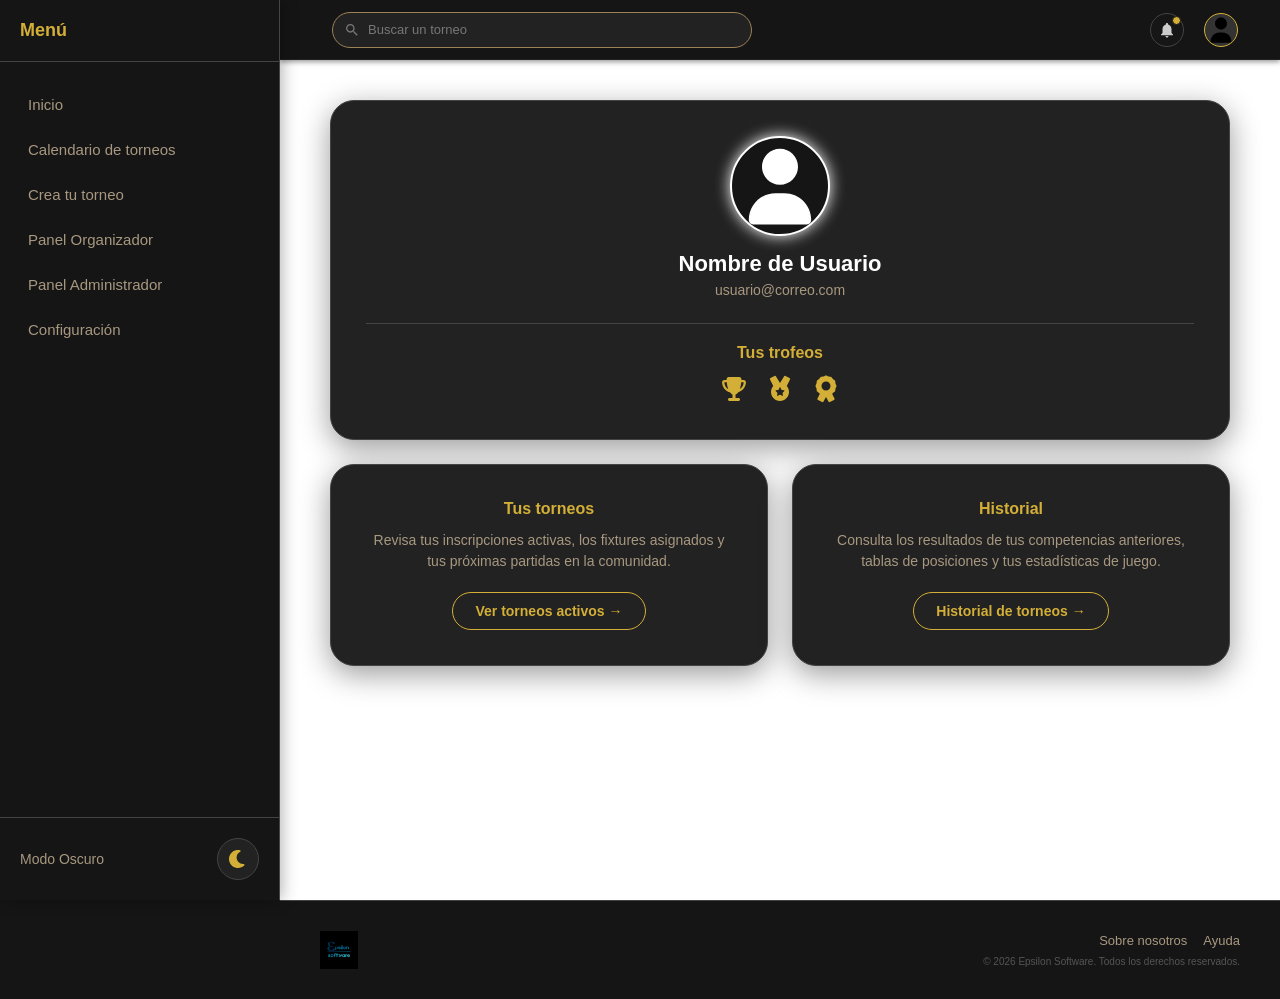
<file: html/perfil.html>
<!DOCTYPE html>
<html lang="es">
<head>
    <meta charset="UTF-8">
    <meta name="viewport" content="width=device-width, initial-scale=1.0">
    <title>Perfil de Usuario - SGDM</title>
   
    <link rel="icon" type="image/png" href="../img/logoapp2.jpeg">
   
    <link rel="stylesheet" href="../css/inicio.css">
    <link rel="stylesheet" href="../css/perfil.css">
</head>
<body>

    <!-- 5. Menú lateral -->
    <input type="checkbox" id="menu-toggle" class="menu-checkbox">

    <div class="sidebar">

        <!--5. Movil cerrar menú -->
        <div class="sidebar-header">
            <span class="sidebar-title">Menú</span>
            <label for="menu-toggle" class="close-sidebar-btn" aria-label="Cerrar menú">X</label>
        </div>
       
        <nav class="sidebar-nav">
            <a href="inicio.html" class="sidebar-link">Inicio</a>
            <a href="calendario.html" class="sidebar-link">Calendario de torneos</a>
            <a href="formularioTorneo.html" class="sidebar-link">Crea tu torneo</a>
            <a href="organizador.html" class="sidebar-link">Panel Organizador</a>
            <a href="dashboard.html" class="sidebar-link">Panel Administrador</a>
            <a href="configuracion.html" class="sidebar-link">Configuración</a>
        </nav>

        <!--5. Modo Oscuro-Claro -->
        <div class="sidebar-footer">
            <div class="theme-switch-container">
                <span class="theme-label">Modo Oscuro</span>
                    <button class="theme-toggle-btn" aria-label="Cambiar tema">
                    <svg xmlns="http://www.w3.org/2000/svg" viewBox="0 0 512 512" style="width: 18px; height: 18px; fill: currentColor; vertical-align: middle;">
                        <path d="M256 0C114.6 0 0 114.6 0 256S114.6 512 256 512c68.8 0 131.3-27.2 177.3-71.4 7.3-7 9.4-17.9 5.3-27.1s-13.7-14.9-23.8-14.1c-4.9 .4-9.8 .6-14.8 .6-101.6 0-184-82.4-184-184 0-72.1 41.5-134.6 102.1-164.8 9.1-4.5 14.3-14.3 13.1-24.4S322.6 8.5 312.7 6.3C294.4 2.2 275.4 0 256 0z"/>
                    </svg>
                    </button>
            </div>
        </div>
    </div>

    <label for="menu-toggle" class="sidebar-overlay"></label>

    <!--2. Navbar y Menú hamburgesa -->
    <nav class="navbar" aria-label="Navegación principal">
        <label for="menu-toggle" class="nav-button" aria-label="Abrir menú de navegación">
            <div class="hamburger-box">
                <span class="line"></span>
                <span class="line"></span>
                <span class="line"></span>
            </div>
        </label>

        <!--3. Busqueda de Torneo -->
        <form action="busquedaTorneo.html" method="GET" class="search-form" style="display: flex; flex: 1; max-width: 420px; margin: 0 12px;">
            <div class="search-container" style="margin: 0; width: 100%;">
                <svg class="search-google-icon" viewBox="0 0 24 24" fill="none" xmlns="http://www.w3.org/2000/svg" aria-hidden="true">
                    <path d="M15.5 14h-.79l-.28-.27C15.41 12.59 16 11.11 16 9.5 16 5.91 13.09 3 9.5 3S3 5.91 3 9.5 5.91 16 9.5 16c1.61 0 3.09-.59 4.23-1.57l.27.28v.79l5 4.99L20.49 19l-4.99-5zm-6 0C7.01 14 5 11.99 5 9.5S7.01 5 9.5 5 14 7.01 14 9.5 11.99 14 9.5 14z" fill="#777777"/>
                </svg>
                <input type="text" class="search-input" placeholder="Buscar un torneo" aria-label="Buscar torneos" name="query">
            </div>
        </form>

        <!-- 4. Campana de Notificaciones -->
        <div class="notifications-dropdown">

            <!--4. Checkbox oculto-->
            <input type="checkbox" id="noti-toggle" class="dropdown-checkbox">

            <label for="noti-toggle" class="notifications-dropdown-button" aria-label="Notificaciones">
                <div class="notifications-icon-wrapper">
                    <svg class="bell-icon" viewBox="0 0 24 24" fill="none" xmlns="http://www.w3.org/2000/svg">
                        <path d="M12 22c1.1 0 2-.9 2-2h-4c0 1.1.89 2 2 2zm6-6v-5c0-3.07-1.64-5.64-4.5-6.32V4c0-.83-.67-1.5-1.5-1.5s-1.5.67-1.5 1.5v.68C7.63 5.36 6 7.92 6 11v5l-2 2v1h16v-1l-2-2z" fill="#cccccc"/>
                    </svg>
                    <span class="notification-dot"></span>
                </div>
            </label>
   
            <label for="noti-toggle" class="dropdown-overlay"></label>
   
            <!--4. Apartado de Notificaciones -->
            <div class="notifications-menu-card">
                <div class="notifications-menu-header">
                    <span class="notifications-menu-title">Notificaciones</span>
                </div>
                <div class="notifications-menu-divider"></div>
                <div class="notifications-menu-list">
                    <a href="#" class="notification-item unread">
                        <div class="noti-indicator"></div>
                        <div class="noti-content">
                            <p class="noti-text">Tu inscripción para la <strong>Copa de Invierno</strong> ha sido confirmada exitosamente.</p>
                            <span class="noti-time">Hace 10 min</span>
                        </div>
                    </a>
                    <a href="#" class="notification-item">
                        <div class="noti-indicator"></div>
                        <div class="noti-content">
                            <p class="noti-text">El fixture del <strong>Torneo Relámpago</strong> ya se encuentra disponible.</p>
                            <span class="noti-time">Hace 2 horas</span>
                        </div>
                    </a>
                </div>
            </div>
        </div>

        <!-- 4. Apartado de perfil -->
        <div class="profile-dropdown">
   
            <!--4. Checkbox de perfil-->
            <input type="checkbox" id="profile-toggle" class="dropdown-checkbox">
   
            <label for="profile-toggle" class="profile-dropdown-button" aria-label="Menú de usuario">
                <div class="user-avatar">
                    <svg class="avatar-svg" xmlns="http://www.w3.org/2000/svg" viewBox="0 0 640 640">
                        <path d="M320 312C386.3 312 440 258.3 440 192C440 125.7 386.3 72 320 72C253.7 72 200 125.7 200 192C200 258.3 253.7 312 320 312zM290.3 368C191.8 368 112 447.8 112 546.3C112 562.7 125.3 576 141.7 576L498.3 576C514.7 576 528 562.7 528 546.3C528 447.8 448.2 368 349.7 368L290.3 368z" />
                    </svg>
                </div>
            </label>
   
            <label for="profile-toggle" class="dropdown-overlay"></label>
   
            <!--4. Menú de perfil -->
            <div class="profile-menu-card">
                <div class="profile-menu-header">
                    <span class="profile-menu-name">Usuario</span>
                </div>
                <div class="profile-menu-divider"></div>
                <nav class="profile-menu-links">
                    <a href="login.html" class="profile-menu-item">
                        <svg class="avatar-svg" xmlns="http://www.w3.org/2000/svg" viewBox="0 0 512 512">
                            <path d="M352 96l64 0c17.7 0 32 14.3 32 32l0 256c0 17.7-14.3 32-32 32l-64 0c-17.7 0-32 14.3-32 32s14.3 32 32 32l64 0c53 0 96-43 96-96l0-256c0-53-43-96-96-96l-64 0c-17.7 0-32 14.3-32 32s14.3 32 32 32zm-9.4 182.6c12.5-12.5 12.5-32.8 0-45.3l-128-128c-12.5-12.5-32.8-12.5-45.3 0s-12.5 32.8 0 45.3L242.7 224 32 224c-17.7 0-32 14.3-32 32s14.3 32 32 32l210.7 0-73.4 73.4c-12.5 12.5-12.5 32.8 0 45.3s32.8 12.5 45.3 0l128-128z"/>
                        </svg> Iniciar sesión
                    </a>
                    <a href="perfil.html" class="profile-menu-item">
                        <svg class="avatar-svg" xmlns="http://www.w3.org/2000/svg" viewBox="0 0 640 640">
                            <path d="M320 312C386.3 312 440 258.3 440 192C440 125.7 386.3 72 320 72C253.7 72 200 125.7 200 192C200 258.3 253.7 312 320 312zM290.3 368C191.8 368 112 447.8 112 546.3C112 562.7 125.3 576 141.7 576L498.3 576C514.7 576 528 562.7 528 546.3C528 447.8 448.2 368 349.7 368L290.3 368z" />
                        </svg> Perfil
                    </a>
                    <div class="profile-menu-divider"></div>
                    <a href="#" class="profile-menu-item logout-item">
                        <svg class="avatar-svg" xmlns="http://www.w3.org/2000/svg" viewBox="0 0 512 512">
                            <path d="M377.9 105.9L468.1 196c11.1 11.1 11.1 29.1 0 40.2l-90.1 90.1c-11.5 11.5-30.1 11.5-41.6 0s-11.5-30.1 0-41.6l39.3-39.3L160 245.4c-16.3 0-29.4-13.2-29.4-29.4s13.2-29.4 29.4-29.4l215.7 0-39.3-39.3c-11.5-11.5-11.5-30.１ 0-4１．６s30．１-１１．５ ４１．６ ０zM１２０ ９６c０-１３．３-１０．７-２４-２４-２４C４３ ７２ ０ １１５ ０ １６８L０ ３４４c０ ５３ ４３ ９６ ９６ ９６c１３．３ ０ ２４-１０．７ ２４-２４s-１０．７-２４-２４-２４c-２６．５ ０-４８-２１．５-４８-４８l０-１７６c０-２６．５ ２１．５-４８ ４８-４８c１３．３ ０ ２４-１０．７ ２４-２４z"/>
                        </svg> Cierre de sesión
                    </a>
                </nav>
            </div>
        </div>
    </nav>
   
    <main class="contenedor-principal">
    <div class="diseno-perfil">
       
        <section class="tarjeta-perfil isla-principal">
            <div class="info-perfil-usuario">
                <div class="avatar-usuario-grande">
                     <svg class="svg-avatar" xmlns="http://www.w3.org/2000/svg" viewBox="0 0 640 640">
                        <path d="M320 312C386.3 312 440 258.3 440 192C440 125.7 386.3 72 320 72C253.7 72 200 125.7 200 192C200 258.3 253.7 312 320 312zM290.3 368C191.8 368 112 447.8 112 546.3C112 562.7 125.3 576 141.7 576L498.3 576C514.7 576 528 562.7 528 546.3C528 447.8 448.2 368 349.7 368L290.3 368z" />
                     </svg>
                </div>
                <div class="info-texto-usuario">
                    <h1 class="nombre-perfil">Nombre de Usuario</h1>
                    <p class="correo-perfil">usuario@correo.com</p>
                </div>
            </div>

            <div class="seccion-perfil seccion-trofeos">
                <h2 class="titulo-seccion">Tus trofeos</h2>
                <div class="fila-trofeos">
                    <svg xmlns="http://www.w3.org/2000/svg" viewBox="0 0 640 640" style="width: 30px; height: 30px; fill: currentColor; vertical-align: middle;">
                        <path d="M208.3 64L432.3 64C458.8 64 480.4 85.8 479.4 112.2C479.2 117.5 479 122.8 478.7 128L528.3 128C554.4 128 577.4 149.6 575.4 177.8C567.9 281.5 514.9 338.5 457.4 368.3C441.6 376.5 425.5 382.6 410.2 387.1C390 415.7 369 430.8 352.3 438.9L352.3 512L416.3 512C434 512 448.3 526.3 448.3 544C448.3 561.7 434 576 416.3 576L224.3 576C206.6 576 192.3 561.7 192.3 544C192.3 526.3 206.6 512 224.3 512L288.3 512L288.3 438.9C272.3 431.2 252.4 416.9 233 390.6C214.6 385.8 194.6 378.5 175.1 367.5C121 337.2 72.2 280.1 65.2 177.6C63.3 149.5 86.2 127.9 112.3 127.9L161.9 127.9C161.6 122.7 161.4 117.5 161.2 112.1C160.2 85.6 181.8 63.9 208.3 63.9zM165.5 176L113.1 176C119.3 260.7 158.2 303.1 198.3 325.6C183.9 288.3 172 239.6 165.5 176zM444 320.8C484.5 297 521.1 254.7 527.3 176L475 176C468.8 236.9 457.6 284.2 444 320.8z"/>
                    </svg>
                    <svg xmlns="http://www.w3.org/2000/svg" viewBox="0 0 640 640" style="width: 30px; height: 30px; fill: currentColor; vertical-align: middle;">
                        <path d="M320.3 192L235.7 51.1C229.2 40.3 215.6 36.4 204.4 42L117.8 85.3C105.9 91.2 101.1 105.6 107 117.5L176.6 256.6C146.5 290.5 128.3 335.1 128.3 384C128.3 490 214.3 576 320.3 576C426.3 576 512.3 490 512.3 384C512.3 335.1 494 290.5 464 256.6L533.6 117.5C539.5 105.6 534.7 91.2 522.9 85.3L436.2 41.9C425 36.3 411.3 40.3 404.9 51L320.3 192zM351.1 334.5C352.5 337.3 355.1 339.2 358.1 339.6L408.2 346.9C415.9 348 418.9 357.4 413.4 362.9L377.1 398.3C374.9 400.5 373.9 403.5 374.4 406.6L383 456.5C384.3 464.1 376.3 470 369.4 466.4L324.6 442.8C321.9 441.4 318.6 441.4 315.9 442.8L271.1 466.4C264.2 470 256.2 464.2 257.5 456.5L266.1 406.6C266.6 403.6 265.6 400.5 263.4 398.3L227.1 362.9C221.5 357.5 224.6 348.1 232.3 346.9L282.4 339.6C285.4 339.2 288.1 337.2 289.4 334.5L311.8 289.1C315.2 282.1 325.1 282.1 328.6 289.1L351 334.5z"/>
                    </svg>
                    <svg xmlns="http://www.w3.org/2000/svg" viewBox="0 0 640 640" style="width: 30px; height: 30px; fill: currentColor; vertical-align: middle;">
                        <path d="M341.9 38.1C328.5 29.9 311.6 29.9 298.2 38.1C273.8 53 258.7 57 230.1 56.4C214.4 56 199.8 64.5 192.2 78.3C178.5 103.4 167.4 114.5 142.3 128.2C128.5 135.7 120.1 150.4 120.4 166.1C121.1 194.7 117 209.8 102.1 234.2C93.9 247.6 93.9 264.5 102.1 277.9C117 302.3 121 317.4 120.4 346C120 361.7 128.5 376.3 142.3 383.9C164.4 396 175.6 406 187.4 425.4L138.7 522.5C132.8 534.4 137.6 548.8 149.4 554.7L235.4 597.7C246.9 603.4 260.9 599.1 267.1 587.9L319.9 492.8L372.7 587.9C378.9 599.1 392.9 603.5 404.4 597.7L490.4 554.7C502.3 548.8 507.1 534.4 501.1 522.5L452.5 425.3C464.2 405.9 475.5 395.9 497.6 383.8C511.4 376.3 519.8 361.6 519.5 345.9C518.8 317.3 522.9 302.2 537.8 277.8C546 264.4 546 247.5 537.8 234.1C522.9 209.7 518.9 194.6 519.5 166C519.9 150.3 511.4 135.7 497.6 128.1C472.5 114.4 461.4 103.3 447.7 78.2C440.2 64.4 425.5 56 409.8 56.3C381.2 57 366.1 52.9 341.7 38zM320 160C373 160 416 203 416 256C416 309 373 352 320 352C267 352 224 309 224 256C224 203 267 160 320 160z"/>
                    </svg>
                </div>
            </div>
        </section>

        <div class="fila-sub-islas">
           
            <section class="tarjeta-perfil isla-secundaria">
                <h2 class="titulo-seccion">Tus torneos</h2>
                <div class="cuerpo-isla">
                    <p class="descripcion-isla">Revisa tus inscripciones activas, los fixtures asignados y tus próximas partidas en la comunidad.</p>
                </div>
                <a href="#" class="enlace-accion-tarjeta">Ver torneos activos →</a>
            </section>

            <section class="tarjeta-perfil isla-secundaria">
                <h2 class="titulo-seccion">Historial</h2>
                <div class="cuerpo-isla">
                    <p class="descripcion-isla">Consulta los resultados de tus competencias anteriores, tablas de posiciones y tus estadísticas de juego.</p>
                </div>
                <a href="#" class="enlace-accion-tarjeta">Historial de torneos →</a>
            </section>

        </div>
    </div>
    </main>

    <!--7. Footer -->
    <footer class="main-footer">
        <div class="footer-content">
            <img src="../img/epsilonSoftware2.png" alt="Logo Epsilon Software" class="footer-logo">

            <div class="footer-right-group">
                <nav class="footer-links" aria-label="Enlaces de pie de página">
                    <a href="#" class="footer-link">Sobre nosotros</a>
                    <a href="#" class="footer-link">Ayuda</a>
                </nav>
                <p class="footer-copyright">&copy; 2026 Epsilon Software. Todos los derechos reservados.</p>
            </div>
        </div>
    </footer>

</body>
</html>
</file>
<file: css/inicio.css>
/*==============1. Configuración Inicial ======================*/

* {
    margin: 0;
    padding: 0;
    box-sizing: border-box;
}

:root {
    --bg-dark: #151515;
    --bg-main: #ffffff; /* Fondo blanco del lienzo central */
    --gold-bright: #D4AF37;
    --gold-dark: #9C8255;
    --gold-muted: #A89880;
    --search-bg: #222222;
    --search-border: #444444;
    --sidebar-width: 280px;
}

body {
    font-family: Arial, sans-serif;
    background-color: var(--bg-dark); /* El fondo base de la web es oscuro */
    color: #111111; 
    max-width: 100%;
    overflow-x: hidden;
    display: flex;
    flex-direction: column;
    min-height: 100vh;
}

/*==============2. Navbar y Menú hamburguesa ======================*/

.navbar {
    display: flex !important;  
    align-items: center;       
    justify-content: space-between;
    background-color: var(--bg-dark) !important; 
    padding: 0 16px;           
    height: 60px;
    position: sticky;
    top: 0;
    z-index: 999; 
    border-bottom: 1px solid #222222; 
    box-shadow: 0 2px 5px rgba(0,0,0,0.4);
    width: 100%;
}

.nav-button {
    background-color: #161616; 
    border: 1px solid var(--search-border);  
    border-radius: 6px;        
    cursor: pointer;
    display: flex;
    align-items: center;
    justify-content: center;
    width: 38px;              
    height: 38px;              
    flex-shrink: 0;            
    user-select: none;
}

.hamburger-box {
    width: 20px;
    height: 14px;
    display: flex;
    flex-direction: column;
    justify-content: space-between; 
}

.nav-button .line {
    width: 100%;
    height: 2px;
    background-color: var(--bg-main); 
    border-radius: 2px;
}

/*==============3. Barra de busqueda ======================*/

.search-container {
    display: flex;
    flex: 1;                  
    margin: 0 12px;            
    position: relative;
    align-items: center;
    max-width: 420px;          
}

.search-input {
    width: 100%;               
    height: 36px;
    padding: 0 10px 0 35px;    
    border: 1.5px solid var(--gold-dark); 
    border-radius: 20px;
    background-color: var(--search-bg);
    color: var(--bg-main);
    font-size: 13px;           
    outline: none;
    transition: border-color 0.2s ease;
}

.search-input::placeholder { color: #777777; }
.search-input:focus { border-color: var(--gold-bright); }

.search-google-icon {
    position: absolute;
    left: 12px;
    width: 16px;  
    height: 16px;
    pointer-events: none;
    user-select: none;
}

/*==============4. Perfil y Notificaciones ======================*/

.profile-dropdown, .notifications-dropdown {
    position: relative;
    display: inline-block;
}

.profile-dropdown {
    margin-left: 12px;
}

.notifications-dropdown {
    margin-left: auto;
}

.profile-dropdown-button, .notifications-dropdown-button {
    list-style: none;
    background: none;
    border: none;
    cursor: pointer;
    display: flex;
    align-items: center;
    justify-content: center;
    width: 38px;
    height: 38px;
    flex-shrink: 0;
    padding: 0;
}

.profile-dropdown-button::-webkit-details-marker,
.notifications-dropdown-button::-webkit-details-marker { 
    display: none; 
}

.user-avatar {
    width: 34px;
    height: 34px;
    background-color: #333333;
    border: 1.5px solid var(--gold-bright); 
    border-radius: 50%;
    display: flex;
    align-items: center;
    justify-content: center;
    overflow: hidden;
}

.avatar-icon {
    font-size: 16px;
    color: #cccccc;
}

/* -Contenedor de la campana- */
.notifications-icon-wrapper {
    position: relative;
    width: 34px;
    height: 34px;
    background-color: #161616;
    border: 1px solid var(--search-border);
    border-radius: 50%;
    display: flex;
    align-items: center;
    justify-content: center;
    transition: background-color 0.2s ease;
}

.notifications-icon-wrapper:hover {
    background-color: #2c2c2e;
}

.bell-icon {
    width: 18px;
    height: 18px;
}

/* -Punto dorado de notificaciones- */
.notification-dot {
    position: absolute;
    top: 2px;
    right: 2px;
    width: 9px;
    height: 9px;
    background-color: var(--gold-bright);
    border-radius: 50%;
    border: 1.5px solid var(--bg-dark);
}

.profile-menu-card, .notifications-menu-card {
    position: absolute;
    top: 48px;
    background-color: var(--bg-dark);
    border-radius: 14px;
    box-shadow: 0 8px 24px rgba(0, 0, 0, 0.5);
    border: 1px solid var(--search-border);
    padding: 8px 0;
    z-index: 1010;
}

.profile-menu-card {
    right: 0;
    width: 220px;
}

.notifications-menu-card {
    right: -45px; 
    width: 280px;
}

.profile-menu-header, .notifications-menu-header { padding: 10px 16px; }
.profile-menu-name, .notifications-menu-title { font-size: 14px; font-weight: 600; color: var(--bg-main); }
.profile-menu-divider, .notifications-menu-divider { height: 1px; background-color: var(--search-border); margin: 6px 0; }
.profile-menu-links, .notifications-menu-list { display: flex; flex-direction: column; }


.notifications-menu-list {
    max-height: 240px;
    overflow-y: auto;
}

.profile-menu-item {
    display: flex;
    align-items: center;
    gap: 10px;
    padding: 10px 16px;
    color: var(--gold-muted);
    text-decoration: none;
    font-size: 13.5px;
    font-weight: 500;
}

.notification-item {
    display: flex;
    align-items: flex-start;
    gap: 10px;
    padding: 12px 16px;
    color: var(--gold-muted);
    text-decoration: none;
    font-size: 13px;
    line-height: 1.4;
    transition: background-color 0.2s ease;
}

.profile-menu-item:hover, .notification-item:hover {
    background-color: #222222;
    color: var(--bg-main);
}

.notification-item.unread {
    background-color: rgba(255, 255, 255, 0.03);
    color: var(--bg-main);
}

.notification-item.unread .noti-indicator {
    width: 6px;
    height: 6px;
    background-color: var(--gold-bright);
    border-radius: 50%;
    margin-top: 5px;
    flex-shrink: 0;
}

.noti-content {
    display: flex;
    flex-direction: column;
    gap: 2px;
}

.noti-text strong {
    color: var(--bg-main);
    font-weight: 600;
}

.noti-time {
    font-size: 11px;
    color: #666666;
}

.profile-menu-item.logout-item { color: var(--gold-bright); }

/*Checkbox de Notificaciones y apartado de perfil*/

.dropdown-checkbox {
    display: none;
}

.profile-menu-card, .notifications-menu-card {
    display: none;
}

.dropdown-overlay {
    position: fixed;
    top: 0;
    left: 0;
    width: 100vw;
    height: 100vh;
    background: transparent; 
    z-index: 1000; 
    display: none;
}

.dropdown-checkbox:checked ~ .profile-menu-card,
.dropdown-checkbox:checked ~ .notifications-menu-card {
    display: block;
}

.dropdown-checkbox:checked ~ .dropdown-overlay {
    display: block;
}


/*==============5. Menú Lateral ======================*/

.menu-checkbox { display: none; }

.sidebar {
    position: fixed;
    top: 0;
    left: calc(-1 * var(--sidebar-width));
    width: var(--sidebar-width);
    height: 100vh;
    background-color: var(--bg-dark);
    z-index: 1050;
    display: flex;
    flex-direction: column;
    box-shadow: 4px 0 15px rgba(0, 0, 0, 0.5);
    border-right: 1px solid var(--search-border);
    transition: left 0.3s ease-in-out;
}

.sidebar-overlay {
    position: fixed;
    top: 0;
    left: 0;
    width: 100vw;
    height: 100vh;
    background-color: rgba(0, 0, 0, 0.6);
    z-index: 1040;
    opacity: 0;
    pointer-events: none;
    transition: opacity 0.3s ease-in-out;
}

.menu-checkbox:checked ~ .sidebar { left: 0; }
.menu-checkbox:checked ~ .sidebar-overlay { opacity: 1; pointer-events: auto; }

.sidebar-header {
    display: flex;
    align-items: center;
    justify-content: space-between;
    padding: 20px;
    border-bottom: 1px solid var(--search-border);
}

.sidebar-title { font-size: 18px; font-weight: bold; color: var(--gold-bright); }

.close-sidebar-btn {
    color: var(--gold-muted);
    font-size: 28px;
    cursor: pointer;
}

.sidebar-nav { display: flex; flex-direction: column; padding: 20px 0; flex: 1; }

.sidebar-link {
    display: block;
    padding: 14px 24px;
    color: var(--gold-muted);
    text-decoration: none;
    font-size: 15px;
    font-weight: 500;
    border-left: 4px solid transparent;
}

/* Indicador lateral dorado para menú activo */
.sidebar-link:hover, .sidebar-link.active {
    color: var(--bg-main) !important;
    background-color: #1a1a1a !important;
    border-left: 4px solid var(--gold-bright) !important;
    padding-left: 20px !important;
    font-weight: bold;
}

.sidebar-footer { padding: 20px; border-top: 1px solid var(--search-border); }
.theme-switch-container { display: flex; align-items: center; justify-content: space-between; }
.theme-label { font-size: 14px; color: var(--gold-muted); }

.theme-toggle-btn {
    background-color: var(--search-bg);
    border: 1px solid var(--search-border);
    width: 42px;
    height: 42px;
    border-radius: 50%;
    cursor: pointer;
    display: flex;
    align-items: center;
    justify-content: center;
    color: var(--gold-bright);
}

/*==============6. Contenedor principal y vista de celular ======================*/

.main-container, .phone-container {
    background-color: var(--bg-main);
    padding: 24px 16px;
    display: flex;
    flex-direction: column;
    align-items: center;
    gap: 24px; 
    flex: 1; 
    width: 100%;
}

.news-carousel-card, .info-card {
    background-color: var(--bg-dark);   
    width: 100%;
    max-width: 450px;            
    border-radius: 24px;         
    border: 1px solid var(--search-border);
    box-shadow: 0 10px 30px rgba(0, 0, 0, 0.15); 
}

.news-carousel-card {
    padding: 30px 20px 45px 20px; 
    position: relative;          
    display: flex;
    flex-direction: column;
    align-items: center;
    text-align: center;
    background: linear-gradient(115deg, #101010 0%, #2a200d 50%, #856927 100%) !important;
    border: 1.5px solid #4a3b17 !important;
    box-shadow: 0 10px 30px rgba(0, 0, 0, 0.15), 0 0 25px rgba(212, 175, 55, 0.15) !important;
}

/* -Ocultar botones del carrusel en celulares- */
.carousel-btn,
.carousel-control-prev,
.carousel-control-next,
.prev-btn,
.next-btn { 
    display: none !important; 
} 

.cards-row-wrapper {
    width: 100%;
    max-width: 450px;
    display: flex;
    flex-direction: column;
    gap: 24px;
}

.info-card {
    padding: 22px 20px;
    display: flex;
    flex-direction: column;
    background: #151515;
}

.banner-heading, .card-main-title { font-weight: bold; }
.banner-heading { font-size: 22px; margin-bottom: 10px; color: var(--bg-main); } 
.card-main-title { font-size: 18px; color: var(--gold-bright); } 

.banner-description, .card-short-desc { font-size: 13px; line-height: 1.5; color: #bbbbbb; }
.banner-description { margin-bottom: 20px; }

.banner-actions { display: flex; justify-content: center; gap: 12px; margin-bottom: 15px; }

.btn {
    display: inline-flex;
    align-items: center;
    justify-content: center;
    padding: 8px 16px;
    font-size: 13px;
    font-weight: bold;
    text-decoration: none;
    border-radius: 20px;
    min-height: 38px;
    transition: all 0.2s ease;
}
.btn-secondary { 
    background-color: var(--gold-bright) !important; 
    color: var(--bg-dark) !important; 
    border: 1px solid var(--gold-bright) !important;
}
.btn-secondary:hover {
    background-color: var(--gold-dark) !important;
}

.btn-primary { 
    border: 1.5px solid var(--gold-bright) !important; 
    background: transparent !important; 
    color: var(--gold-bright) !important; 
}
.btn-primary:hover {
    background-color: rgba(212, 175, 55, 0.1) !important;
}

.info-card a,
.card-action-link,
.view-fixture-link,
.start-creating-link {
    display: inline-flex !important;
    align-items: center;
    justify-content: center;
    background-color: var(--gold-bright) !important; 
    color: var(--bg-dark) !important; 
    text-decoration: none !important; 
    padding: 8px 20px !important;
    border-radius: 20px !important;
    font-size: 13px !important;
    font-weight: bold !important;
    min-height: 38px !important;
    align-self: flex-start !important;
    margin-top: 10px !important;
    border-bottom: none !important; 
    box-shadow: 0 4px 10px rgba(0,0,0,0.3);
    transition: all 0.2s ease !important;
}

.info-card a:hover,
.card-action-link:hover {
    background-color: var(--gold-dark) !important;
    transform: translateY(-2px) !important;
}

.carousel-dots {
    position: absolute;
    bottom: 15px;                
    left: 50%;
    transform: translateX(-50%); 
    display: flex;
    gap: 8px;
}

.dot { width: 7px; height: 7px; background-color: rgba(212, 175, 55, 0.3); border-radius: 50%; }
.dot.active { background-color: var(--gold-bright); }

.welcome-container { display: flex; flex-direction: column; align-items: center; }
.welcome-logo { width: 65px; height: auto; margin-bottom: 8px; }
.welcome-text { font-size: 15px; font-weight: 600; color: #111111; } 

/*==============7. Footer ======================*/

.main-footer {
    background-color: var(--bg-dark);   
    border-top: 1px solid var(--search-border);
    padding: 24px 20px 32px 20px; 
    width: 100%;
}

.footer-content {
    display: flex;
    align-items: center;
    justify-content: space-between; 
    max-width: 450px; 
    margin: 0 auto;
}

.footer-logo { height: 38px; width: auto; }
.footer-right-group { display: flex; flex-direction: column; align-items: flex-end; gap: 8px; }
.footer-links { display: flex; gap: 16px; }
.footer-link { color: var(--gold-muted); font-size: 13px; text-decoration: none; }
.footer-link:hover { color: var(--gold-bright); }
.footer-copyright { color: #555555; font-size: 10px; }


.profile-menu-card .avatar-svg {
    width: 16px;          
    height: 16px;          
    fill: currentColor;    
    margin-right: 8px;     
    vertical-align: middle; 
}

/*==============8. Versión de Escritorio (media query) ======================*/

@media (min-width: 1024px) {
    body {
        display: flex !important;
        flex-direction: column !important;
        background-color: var(--bg-dark) !important; 
        padding-left: var(--sidebar-width) !important;
    }

    .sidebar {
        position: fixed !important;
        left: 0 !important;
        top: 0 !important;
        width: var(--sidebar-width) !important;
        height: 100vh !important;
        transition: none !important;
        box-shadow: 2px 0 15px rgba(0, 0, 0, 0.3) !important;
    }

    .close-sidebar-btn, .nav-button, .sidebar-overlay {
        display: none !important;
    }

    .navbar {
        width: 100% !important;
        max-width: 100% !important;
        padding: 0 40px !important;
        justify-content: flex-start !important; 
    }

    .notifications-dropdown {
        margin-left: auto !important; 
    }

    .profile-dropdown {
        margin-left: 16px !important;
    }

    .notifications-menu-card {
        right: 0; 
    }

    .main-container, .phone-container {
        width: 100% !important;
        max-width: none !important;
        padding: 40px !important;
        background-color: var(--bg-main) !important;
        gap: 32px !important;
        border-radius: 0 !important;
        margin: 0 !important;
        box-shadow: none !important;
    }

    .news-carousel-card {
        max-width: 1150px !important;
        width: 100% !important;
        border-radius: 20px !important; 
        padding: 60px 40px !important;
        display: flex !important;
        flex-direction: column !important;
        align-items: center !important;
        justify-content: center !important;
        text-align: center !important;
    }

    .banner-heading {
        font-size: 32px !important;
        max-width: 700px !important;
    }

    .banner-description {
        font-size: 16px !important;
        max-width: 650px !important;
    }

    .carousel-btn {
        display: flex !important;
        position: absolute !important;
        top: 50% !important;
        transform: translateY(-50%) !important;
        background-color: rgba(255, 255, 255, 0.1) !important;
        border: 1px solid var(--search-border) !important;
        color: var(--gold-bright) !important;
        width: 46px !important;
        height: 46px !important;
        border-radius: 50% !important;
        align-items: center !important;
        justify-content: center !important;
        cursor: pointer !important;
        transition: background-color 0.2s ease;
    }
    .carousel-btn:hover {
        background-color: rgba(212, 175, 55, 0.1) !important;
    }
    .prev-btn { left: 30px !important; }
    .next-btn { right: 30px !important; }

    .welcome-container {
        padding: 20px 0 0 0 !important;
    }
    .welcome-text { font-size: 24px !important; }

    .cards-row-wrapper {
        display: flex !important;
        flex-direction: row !important;
        justify-content: center !important;
        gap: 32px !important;
        width: 100% !important;
        max-width: 1150px !important;
    }

    .info-card {
        flex: 1 !important;
        max-width: 560px !important;
        padding: 30px !important;
    }

    .main-footer {
        width: 100% !important;
        padding: 30px 40px !important;
    }

    .footer-content {
        max-width: 1150px !important;
        margin: 0 auto !important;
    }

    .main-content {
        display: flex !important;
        flex-direction: row !important;
        flex-wrap: wrap !important;
        gap: 30px !important;
        width: 100% !important;
        max-width: 1150px !important;
        margin: 0 auto !important;
        padding: 0 !important;
    }

    .tournament-hero {
        width: 100% !important;
        height: 360px !important;
    }

    .description-block {
        flex: 1 1 calc(60% - 15px) !important;
    }

    .quick-info-section {
        flex: 1 1 calc(40% - 15px) !important;
    }
}
</file>
<file: css/style.css>
/* ==========================================================================
   1. Reseteo, Variables y Configuración General
   ========================================================================== */
* {
    margin: 0;
    padding: 0;
    box-sizing: border-box;
}

:root {
    --bg-dark: #111111;
    --white: #ffffff;
    --search-bg: #222222;
    --search-border: #444444;
    --card-bg: #1a1a1a;
}

body {
    font-family: Arial, sans-serif;
    background-color: #1a1a1a;
    color: var(--white);
    max-width: 100%;
    overflow-x: hidden;
    display: flex;
    flex-direction: column;
    min-height: 100vh;
}

/* ==========================================================================
   2. Navbar (Estructura Rígida)
   ========================================================================== */
.navbar {
    display: flex !important;  
    align-items: center;       
    justify-content: space-between;
    background-color: var(--bg-dark) !important; 
    padding: 0 10px;           
    height: 60px;
    position: sticky;
    top: 0;
    z-index: 999; 
    border-bottom: 1px solid #222222; 
    box-shadow: 0 2px 5px rgba(0,0,0,0.2);
}

.nav-button {
    background-color: #161616; 
    border: 1px solid #252525;  
    border-radius: 6px;        
    cursor: pointer;
    display: flex;
    align-items: center;
    justify-content: center;
    width: 38px;              
    height: 38px;              
    flex-shrink: 0;            
    user-select: none;
}

.hamburger-box {
    width: 20px;
    height: 14px;
    display: flex;
    flex-direction: column;
    justify-content: space-between; 
}

.nav-button .line {
    width: 100%;
    height: 2px;
    background-color: var(--white); 
    border-radius: 2px;
}

/* ==========================================================================
   3. Buscador Flexible
   ========================================================================== */
.search-container {
    display: flex;
    flex: 1;                  
    margin: 0 12px;            
    position: relative;
    align-items: center;
    max-width: 420px;          
}

.search-input {
    width: 100%;               
    height: 36px;
    padding: 0 10px 0 35px;    
    border: 1.5px solid var(--search-border);
    border-radius: 20px;
    background-color: var(--search-bg);
    color: var(--white);
    font-size: 13px;           
    outline: none;
}

.search-input::placeholder { color: #777777; }
.search-input:focus { border-color: #666666; }

.search-google-icon {
    position: absolute;
    left: 12px;
    width: 16px;  
    height: 16px;
    pointer-events: none;
    user-select: none;
}

/* ==========================================================================
   4. Perfil y Dropdown Nativo
   ========================================================================== */
.profile-dropdown {
    position: relative;
    display: inline-block;
}

.profile-dropdown-button {
    list-style: none;
    background: none;
    border: none;
    cursor: pointer;
    display: flex;
    align-items: center;
    justify-content: center;
    width: 38px;
    height: 38px;
    flex-shrink: 0;
    padding: 0;
}

.profile-dropdown-button::-webkit-details-marker { display: none; }
.profile-dropdown-button:focus { outline: none; }

.profile-nav-link {
    display: flex;
    align-items: center;
    justify-content: center;
    width: 38px;
    height: 38px;
    text-decoration: none;
}

.user-avatar {
    width: 34px;
    height: 34px;
    background-color: #333333;
    border: 1.5px solid var(--white);
    border-radius: 50%;
    display: flex;
    align-items: center;
    justify-content: center;
    overflow: hidden;
}

.avatar-icon {
    font-size: 16px;
    color: #cccccc;
}

.profile-menu-card {
    position: absolute;
    top: 48px;
    right: 0;
    background-color: #1c1c1e;
    width: 220px;
    border-radius: 14px;
    box-shadow: 0 8px 24px rgba(0, 0, 0, 0.4);
    border: 1px solid #2c2c2e;
    padding: 8px 0;
    z-index: 1010;
    animation: fadeInDropdown 0.2s ease-out;
}

.profile-menu-header { padding: 10px 16px; }
.profile-menu-name { font-size: 14px; font-weight: 600; color: var(--white); }
.profile-menu-divider { height: 1px; background-color: #2c2c2e; margin: 6px 0; }
.profile-menu-links { display: flex; flex-direction: column; }

.profile-menu-item {
    display: flex;
    align-items: center;
    gap: 10px;
    padding: 10px 16px;
    color: #cccccc;
    text-decoration: none;
    font-size: 13.5px;
    font-weight: 500;
    transition: background-color 0.2s, color 0.2s;
}

.profile-menu-item:hover {
    background-color: #2c2c2e;
    color: var(--white);
}

.profile-menu-item.logout-item { color: #ff453a; }
.profile-menu-item.logout-item:hover { background-color: rgba(255, 69, 58, 0.1); }

/* ==========================================================================
   5. Contenedor Principal y Tarjetas Base
   ========================================================================== */
.main-container {
    background-color: var(--white); 
    padding: 24px 16px;
    display: flex;
    flex-direction: column;
    align-items: center;
    flex: 1; 
}

.news-carousel-card, .info-card {
    background-color: var(--card-bg);   
    width: 100%;
    max-width: 450px;            
    border-radius: 24px;         
    box-shadow: 0 4px 15px rgba(0, 0, 0, 0.15); 
}

.news-carousel-card {
    padding: 30px 20px 45px 20px; 
    position: relative;          
    display: flex;
    flex-direction: column;
    align-items: center;
    text-align: center;
}

.info-card {
    padding: 22px 20px;
    display: flex;
    flex-direction: column;
    margin-top: 24px; 
}

.banner-heading, .card-main-title { font-weight: bold; color: var(--white); }
.banner-heading { font-size: 22px; margin-bottom: 10px; line-height: 1.3; }
.card-main-title { font-size: 18px; }

.banner-description, .card-short-desc { font-size: 13px; line-height: 1.5; }
.banner-description { color: #bbbbbb; margin-bottom: 20px; }
.card-short-desc { color: #aaaaaa; margin: 10px 0 16px 0; }

.banner-actions { display: flex; justify-content: center; gap: 12px; margin-bottom: 15px; }

.btn {
    display: inline-flex;
    align-items: center;
    justify-content: center;
    padding: 8px 16px;
    font-size: 13px;
    font-weight: bold;
    text-decoration: none;
    border-radius: 20px;
    min-height: 38px;
}
.btn-secondary { background-color: var(--white); color: #111111; }
.btn-primary { border: 1.5px solid var(--white); background: transparent; color: var(--white); }

.card-action-link {
    font-size: 13px;
    color: var(--white);
    font-weight: 600;
    text-decoration: none;
    align-self: flex-start;
    border-bottom: 2px dashed rgba(255, 255, 255, 0.4);
    padding-bottom: 2px;
    transition: all 0.2s ease-in-out;
}

.card-action-link:hover {
    border-bottom-color: var(--white);
    transform: translateX(4px);
}

.carousel-dots {
    position: absolute;
    bottom: 15px;                
    left: 50%;
    transform: translateX(-50%); 
    display: flex;
    gap: 8px;
}

.dot {
    width: 7px;
    height: 7px;
    background-color: rgba(255, 255, 255, 0.3); 
    border-radius: 50%;
}
.dot.active { background-color: var(--white); }

/* ==========================================================================
   6. Bloque de Bienvenida
   ========================================================================== */
.welcome-container {
    display: flex;
    flex-direction: column;
    align-items: center;
    margin: 35px 0 10px 0; 
}

.welcome-logo {
    width: 65px;          
    height: auto;
    margin-bottom: 8px;
}

.welcome-text {
    font-size: 15px;
    font-weight: 600;
    color: #111111;       
    letter-spacing: 0.5px;
}

/* ==========================================================================
   7. Footer Horizontal
   ========================================================================== */
.main-footer {
    background-color: var(--bg-dark);   
    border-top: 1px solid #222222;
    padding: 24px 20px 32px 20px; 
    width: 100%;
}

.footer-content {
    display: flex;
    align-items: center;
    justify-content: space-between; 
    max-width: 450px; 
    margin: 0 auto;
    gap: 16px;
}

.footer-logo {
    height: 38px; 
    width: auto;
    object-fit: contain;
}

.footer-right-group {
    display: flex;
    flex-direction: column;
    align-items: flex-end; 
    gap: 8px;
}

.footer-links { display: flex; gap: 16px; }

.footer-link {
    color: #aaaaaa;
    font-size: 13px;
    text-decoration: none;
    font-weight: 500;
    transition: color 0.2s;
}
.footer-link:hover { color: var(--white); }

.footer-copyright {
    color: #555555;
    font-size: 10px;
    letter-spacing: 0.1px;
}

/* ==========================================================================
   8. Menú Lateral (Sidebar CSS Puro)
   ========================================================================== */
.menu-checkbox { display: none; }

.sidebar {
    position: fixed;
    top: 0;
    left: -280px;
    width: 280px;
    height: 100vh;
    background-color: var(--bg-dark);
    z-index: 1000;
    display: flex;
    flex-direction: column;
    box-shadow: 4px 0 15px rgba(0, 0, 0, 0.5);
    transition: left 0.3s ease-in-out;
}

.sidebar-overlay {
    position: fixed;
    top: 0;
    left: 0;
    width: 100vw;
    height: 100vh;
    background-color: rgba(0, 0, 0, 0.6);
    z-index: 999;
    opacity: 0;
    pointer-events: none;
    transition: opacity 0.3s ease-in-out;
}

.menu-checkbox:checked ~ .sidebar { left: 0; }
.menu-checkbox:checked ~ .sidebar-overlay { opacity: 1; pointer-events: auto; }

.sidebar-header {
    display: flex;
    align-items: center;
    justify-content: space-between;
    padding: 20px;
    border-bottom: 1px solid #222222;
}

.sidebar-title { font-size: 18px; font-weight: bold; color: var(--white); }

.close-sidebar-btn {
    color: #777777;
    font-size: 28px;
    cursor: pointer;
    line-height: 1;
    transition: color 0.2s;
    user-select: none;
}
.close-sidebar-btn:hover { color: var(--white); }
.sidebar-nav { display: flex; flex-direction: column; padding: 20px 0; flex: 1; }

.sidebar-link {
    display: block;
    padding: 14px 24px;
    color: #aaaaaa;
    text-decoration: none;
    font-size: 15px;
    font-weight: 500;
    transition: all 0.2s;
}

.sidebar-link:hover, .sidebar-link.active {
    color: var(--white);
    background-color: #1a1a1a;
    border-left: 4px solid var(--white);
    padding-left: 20px;
}

.sidebar-footer { padding: 20px; border-top: 1px solid #222222; }
.theme-switch-container { display: flex; align-items: center; justify-content: space-between; }
.theme-label { font-size: 14px; color: #aaaaaa; }

.theme-toggle-btn {
    background-color: #222222;
    border: 1px solid #444444;
    width: 42px;
    height: 42px;
    border-radius: 50%;
    cursor: pointer;
    display: flex;
    align-items: center;
    justify-content: center;
    font-size: 16px;
}

/* ==========================================================================
   9. Media Queries (Optimización y Escala Desktop)
   ========================================================================== */
@media (min-width: 768px) {
    .main-container {
        max-width: 1000px;
        margin: 0 auto;
        padding: 40px 24px;
        gap: 32px;
    }

    .news-carousel-card, .info-card { 
        max-width: 100%; 
    }
    
    .news-carousel-card {
        flex-direction: row;     
        padding: 56px 48px;
        text-align: left;
        border-radius: 24px;
    }
    
    .banner-heading { 
        font-size: 32px; 
        line-height: 1.2; 
        margin-bottom: 16px; 
    }
    
    .banner-description { 
        font-size: 16px; 
        max-width: 600px; 
        margin: 0 0 28px 0; 
    }

    .banner-actions { justify-content: flex-start; }
    .carousel-dots { bottom: 20px; left: auto; right: 48px; transform: none; }
    
    .info-card { 
        padding: 36px 40px; 
        border-radius: 20px;
        margin-top: 0; /* Controlado ahora por el gap del contenedor principal */
    }

    .card-main-title { font-size: 24px;  margin-bottom: 12px; }
    .card-short-desc { font-size: 15px; max-width: 700px; margin-bottom: 20px; }
    .card-action-link { font-size: 15px; }

    .footer-content {
        max-width: 1000px;
        flex-direction: row;     
        justify-content: space-between;
    }
}

/* ==========================================================================
   10. Animaciones Criptográficas
   ========================================================================== */
@keyframes fadeInDropdown {
    from { opacity: 0; transform: translateY(-8px); }
    to { opacity: 1; transform: translateY(0); }
}
</file>
<file: Programacion/css/bienvenida.css>
* {
    margin: 0;
    padding: 0;
    box-sizing: border-box;
    font-family: system-ui, -apple-system, BlinkMacSystemFont, 'Segoe UI', Roboto, Oxygen, Ubuntu, Cantarell, sans-serif;
}

body {
    background-color: #0d0d0d;
    color: #ffffff;
    min-height: 100vh;
    display: flex;
    align-items: center;
    justify-content: center;
    padding: 20px;
    overflow: hidden;
}

/* Card Contenedor Principal */
.welcome-card {
    background: rgba(255, 255, 255, 0.03);
    border: 1px solid rgba(255, 255, 255, 0.08);
    border-radius: 24px;
    padding: 48px 32px;
    max-width: 440px;
    width: 100%;
    text-align: center;
    box-shadow: 0 20px 40px rgba(0, 0, 0, 0.6);
    backdrop-filter: blur(10px);
    animation: fadeIn 0.8s cubic-bezier(0.16, 1, 0.3, 1);
}

/* Logo de la App */
.logo-container {
    margin-bottom: 24px;
}

.app-logo {
    width: 140px;
    height: 140px;
    object-fit: contain;
    border-radius: 18px;
    filter: drop-shadow(0 10px 15px rgba(0, 0, 0, 0.5));
    transition: transform 0.3s ease;
}

.app-logo:hover {
    transform: scale(1.05);
}

/* Textos */
.welcome-title {
    font-size: 1.85rem;
    font-weight: 700;
    margin-bottom: 12px;
    letter-spacing: -0.5px;
    color: #ffffff;
}

.welcome-subtitle {
    font-size: 0.95rem;
    color: #a1a1aa;
    margin-bottom: 36px;
    line-height: 1.5;
}

/* Botón de Ingreso */
.btn-enter {
    display: inline-block;
    width: 100%;
    padding: 16px 24px;
    background-color: #ffffff;
    color: #0d0d0d;
    font-size: 1rem;
    font-weight: 600;
    text-decoration: none;
    border-radius: 12px;
    transition: all 0.25s ease;
    box-shadow: 0 4px 12px rgba(255, 255, 255, 0.15);
}

.btn-enter:hover {
    background-color: #e6e6e6;
    transform: translateY(-2px);
    box-shadow: 0 6px 20px rgba(255, 255, 255, 0.25);
}

.btn-enter:active {
    transform: translateY(0);
}

/* Animación de Entrada */
@keyframes fadeIn {
    from {
        opacity: 0;
        transform: translateY(20px);
    }
    to {
        opacity: 1;
        transform: translateY(0);
    }
}

/* Animación de salida */
@keyframes fadeOut {
    from {
        opacity: 1;
        transform: scale(1) translateY(0);
    }
    to {
        opacity: 0;
        transform: scale(0.95) translateY(-10px);
    }
}

.welcome-card.fade-out {
    animation: fadeOut 0.4s cubic-bezier(0.16, 1, 0.3, 1) forwards;
}
</file>
<file: css/busqueda.css>
@import url("inicio.css");

/*============== 9. Lista de Torneos y Resultados ======================*/

/* Encabezado de la búsqueda */
.cabecera-resultados {
    width: 100%;
    max-width: 450px;
    margin-bottom: 20px;
    text-align: left;
}

.titulo-resultados {
    font-size: 18px;
    font-weight: bold;
    color: var(--bg-dark);
    font-family: Arial, sans-serif;
}

.palabra-clave {
    color: #555555;
    font-style: italic;
}

/* Lista de Tarjetas (Contenedor Móvil) */
.lista-torneos {
    display: flex;
    flex-direction: column;
    gap: 24px;
    width: 100%;
    max-width: 450px; 
}

/* Tarjeta de Torneo */
.tarjeta-torneo {
    background-color: var(--card-bg); 
    width: 100%;
    border-radius: 24px;
    overflow: hidden;
    position: relative;
    box-shadow: 0 4px 15px rgba(0, 0, 0, 0.15);
    height: 180px; 
    display: flex;
    flex-direction: column;
}

/* Contenedor de imagen */
.contenedor-imagen {
    position: absolute;
    top: 0;
    left: 0;
    width: 100%;
    height: 100%;
    z-index: 1;
}

.imagen-torneo {
    width: 100%;
    height: 100%;
    object-fit: cover; 
    display: block;
}

.marcador-imagen {
    width: 100%;
    height: 100%;
    background: linear-gradient(135deg, rgba(255,255,255,0.05), rgba(0,0,0,0.1));
}

/* Capa oscura sobre la imagen para legibilidad */
.superposicion-tarjeta {
    position: absolute;
    top: 0;
    left: 0;
    width: 100%;
    height: 100%;
    background: linear-gradient(to bottom, rgba(0, 0, 0, 0.6) 0%, rgba(0, 0, 0, 0.2) 100%);
    z-index: 2;
}

/* Textos sobre la imagen */
.titulo-torneo {
    position: absolute;
    top: 24px;
    left: 24px;
    margin: 0;
    font-size: 22px;
    font-weight: bold;
    color: var(--gold-bright);
    z-index: 3; 
    font-family: Arial, sans-serif;
}

/* Bloque de Info Inferior Derecho */
.info-tarjeta {
    position: absolute;
    bottom: 20px;
    right: 24px;
    display: flex;
    flex-direction: column;
    align-items: flex-end;
    gap: 8px;
    z-index: 3; 
}

.fecha-torneo {
    color: var(--white);
    font-weight: bold;
    font-size: 14px;
}

.btn-ver-mas {
    box-shadow: 0 4px 10px rgba(0,0,0,0.3);
}

/*============== 10. Version de Escritorio (media query) =====================*/

@media (min-width: 1024px) {
    /*Reset del contenedor heredado de inicio.css para adapatarlo a la pagina de busqueda*/
    .main-container {
        width: 100% !important;
        max-width: none !important;
        padding: 40px !important;
        background-color: #ffffff !important;
        display: flex !important;
        flex-direction: column !important;
        align-items: flex-start !important; 
        gap: 32px !important;
        margin-left: 0 !important; 
    }

    .cabecera-resultados {
        max-width: 1150px !important;
        width: 100% !important;
        margin: 0 auto !important;
        padding: 0 20px !important;
    }
    
    .titulo-resultados {
        font-size: 26px !important; 
    }

    /*Lista de 3 columnas centradas */
    .lista-torneos {
        display: grid !important;
        grid-template-columns: repeat(3, 1fr) !important; 
        gap: 32px !important;
        width: 100% !important;
        max-width: 1150px !important;
        margin: 0 auto !important;
        padding: 0 20px 40px 20px !important;
    }

    /*Tarjetas optimizadas para pantallas grandes*/
    .tarjeta-torneo {
        height: 200px !important; 
    }
}
</file>
<file: css/calendario.css>
/* ==========================================================================
   9. Calendario - Contenedor Principal (Isla Única)
   ========================================================================== */

.main-container {
    display: flex;
    flex-direction: column;
    align-items: center; 
    width: 100%;
    padding: 20px;
    box-sizing: border-box;
}

.contenedor-grilla-calendario {
    width: 100%;
    max-width: 1150px;
    background-color: #1a1a1a;
    border-radius: 16px;
    padding: 24px;
    box-shadow: 0 8px 24px rgba(0, 0, 0, 0.4);
    box-sizing: border-box;
    display: flex;
    flex-direction: column;
    gap: 16px;
}

/* Cabecera del Calendario (Mes y Navegación) */
.acciones-cabecera-calendario {
    display: flex;
    width: 100%;
    justify-content: space-between;
    align-items: center;
    padding: 4px 8px;
    box-sizing: border-box;
}

.fecha-actual-calendario {
    font-size: 24px;
    font-weight: bold;
    color: var(--gold-bright);
    margin: 0;
}

.navegacion-calendario {
    display: flex;
    align-items: center;
    gap: 8px;
}

.btn-nav-calendario {
    background-color: #2b2b2b;
    border: 1px solid #3d3d3d;
    color: #ffffff;
    border-radius: 6px;
    width: 36px;
    height: 36px;
    cursor: pointer;
    display: flex;
    align-items: center;
    justify-content: center;
    font-size: 18px;
    transition: background-color 0.2s ease, border-color 0.2s ease;
}

.btn-nav-calendario:hover {
    background-color: #3d3d3d;
    border-color: #555555;
}

/* ==========================================================================
   10. Vista Mobile (Por defecto / Mobile-First)
   ========================================================================== */

/* Ocultamos los componentes de escritorio en pantallas chicas */
.dias-semana-calendario, 
.grilla-dias-calendario {
    display: none !important;
}

/* Agenda de Torneos en Celulares */
.agenda-movil-calendario {
    display: flex;
    flex-direction: column;
    gap: 20px;
    padding: 4px 8px;
    width: 100%;
    box-sizing: border-box;
}

.grupo-dia-agenda {
    display: flex;
    flex-direction: column;
    gap: 8px;
}

.cabecera-fecha-agenda {
    color: #888888;
    font-size: 14px;
    font-weight: bold;
    margin: 0;
    padding-bottom: 4px;
    border-bottom: 1px solid #2d2d2d;
}

.grupo-dia-agenda.es-grupo-hoy .cabecera-fecha-agenda {
    color: #3399ff;
}

.lista-eventos-agenda {
    display: flex;
    flex-direction: column;
    gap: 8px;
}

/* Tarjetas de Torneos para Mobile (Blancas / Claras con borde lateral azul) */
.tarjeta-evento-agenda {
    background-color: #ffffff;
    color: #1a1a1a;
    border-radius: 6px;
    padding: 12px;
    display: flex;
    justify-content: space-between;
    align-items: center;
    border-left: 4px solid #0066cc;
    box-shadow: 0 2px 6px rgba(0, 0, 0, 0.3);
}

.titulo-evento-agenda {
    font-size: 13px;
    font-weight: 600;
}

.hora-evento-agenda {
    font-size: 11px;
    color: #666666;
    font-weight: normal;
}

/* ==========================================================================
   11. Vista Escritorio (Media Query para pantallas grandes)
   ========================================================================== */

@media (min-width: 768px) {
    
    /* Ocultamos la vista de agenda mobile */
    .agenda-movil-calendario {
        display: none !important;
    }

    /* Activamos los días de la semana */
    .dias-semana-calendario {
        display: flex !important;
        background-color: #121212; 
        border-radius: 8px 8px 0 0;
        border: 1px solid #2d2d2d;
        border-bottom: none;
    }

    .dias-semana-calendario div {
        flex: 0 0 calc(100% / 7);
        text-align: center;
        padding: 12px 0;
        font-size: 13px;
        font-weight: bold;
        color: #888888;
        box-sizing: border-box;
    }

    /* Activamos la Grilla (Mediante Flexbox con Flex-Wrap) */
    .grilla-dias-calendario {
        display: flex !important;
        flex-wrap: wrap;
        width: 100%;
        background-color: #2d2d2d; 
        border: 1px solid #2d2d2d;
        border-radius: 0 0 8px 8px;
        overflow: hidden;
    }

    /* Estructura Base de cada Celda */
    .celda-dia-calendario {
        position: relative;
        flex: 0 0 calc(100% / 7);
        min-height: 110px;
        background-color: #1a1a1a; 
        padding: 8px;
        display: flex !important;
        flex-direction: column;
        justify-content: flex-start;
        gap: 6px;
        box-sizing: border-box;
        border-right: 1px solid #2d2d2d;
        border-bottom: 1px solid #2d2d2d;
        transition: background-color 0.2s ease;
    }

    .grilla-dias-calendario .celda-dia-calendario:nth-child(7n) { 
        border-right: none; 
    }

    /* Cabecera interna de celda (Alinea número y botón +) */
    .cabecera-dia-calendario {
        display: flex;
        justify-content: space-between;
        align-items: center;
        width: 100%;
    }

    .numero-dia {
        font-size: 12px;
        font-weight: 700;
        color: #ffffff;
    }

    /* Contenedor y etiquetas de eventos internos */
    .contenedor-eventos-calendario {
        display: flex;
        flex-direction: column;
        gap: 4px;
        width: 100%;
    }

    .etiqueta-evento {
        display: block;
        background-color: #ffffff; 
        color: #1a1a1a; 
        padding: 5px 8px;
        border-radius: 5px;
        font-size: 11px;
        font-weight: 600;
        line-height: 1.3;
        border-left: 3px solid #0066cc; 
        word-wrap: break-word;
        box-shadow: 0 2px 4px rgba(0, 0, 0, 0.15);
    }

    .hora-evento {
        display: inline-block;
        font-size: 9px;
        color: #555555; 
        margin-left: 4px;
        font-weight: normal;
    }

    /* Estado Especial: Días fuera de mes */
    .celda-dia-calendario.fuera-mes {
        background-color: #141414;
    }

    .celda-dia-calendario.fuera-mes .numero-dia {
        color: #444444;
    }

    /* Estado Especial: Día de Hoy */
    .celda-dia-calendario.es-hoy {
        background-color: #1c2835; 
        border: 1px solid #0066cc;
    }

    .celda-dia-calendario.es-hoy .numero-dia {
        color: #3399ff;
    }

    /* --- EFECTOS HOVER (Solo Desktop) --- */
    .celda-dia-calendario:not(.fuera-mes):hover {
        background-color: #252525;
        cursor: pointer;
    }

    .celda-dia-calendario.fuera-mes:hover {
        background-color: #1c1c1c; 
    }

    .celda-dia-calendario.es-hoy:hover {
        background-color: #223244;
    }

    /* --- COMPORTAMIENTO DINÁMICO DEL BOTÓN "+" --- */
    .btn-agregar-evento {
        opacity: 0;
        pointer-events: none;
        background-color: #0066cc;
        color: #ffffff;
        border: none;
        border-radius: 4px;
        width: 20px;
        height: 20px;
        font-size: 14px;
        font-weight: bold;
        display: flex;
        align-items: center;
        justify-content: center;
        cursor: pointer;
        transition: opacity 0.2s ease, background-color 0.1s ease, transform 0.1s ease;
    }

    .btn-agregar-evento:hover {
        background-color: #0052a3;
        transform: scale(1.1);
    }

    /* Mostrar botón al pasar el mouse por la casilla */
    .celda-dia-calendario:hover .btn-agregar-evento {
        opacity: 1;
        pointer-events: auto;
    }
}
</file>
<file: css/configuracion.css>
/*==============11. Contenedor Principal =====================*/

.contenedor-principal {
    background-color: #ffffff;
    padding: 40px 20px;
    display: flex;
    flex-direction: column;
    align-items: center;
    min-height: calc(100vh - 140px); 
    box-sizing: border-box;
}

.envoltura-configuracion {
    width: 100%;
    max-width: 450px;
    display: flex;
    flex-direction: column;
    gap: 20px;
}

.titulo-configuracion {
    font-size: 22px;
    font-weight: bold;
    color: #111111;
    margin-bottom: 8px;
    text-transform: uppercase;
    letter-spacing: 0.5px;
}

/*==============12. Control de pestañas ======================*/

.control-radio-pestana {
    display: none;
}

.pestanas-configuracion {
    display: flex;
    flex-direction: column;
    gap: 8px;
    width: 100%;
}

.btn-pestana {
    background-color: #f1f1f1;
    border: 1px solid #e0e0e0;
    color: #555555;
    padding: 12px 16px;
    border-radius: 12px;
    font-size: 14px;
    font-weight: 600;
    cursor: pointer;
    text-align: left;
    transition: all 0.2s ease;
}

.btn-pestana:hover {
    background-color: #e5e5e5;
    color: #111111;
}

/*Botón de eliminación de usuario*/
.btn-pestana.btn-pestana-peligro {
    background-color: #ff453a;
    border: 1px solid #ff453a;
    color: var(--blanco);
    font-weight: bold;
    margin-top: 12px;
}

.btn-pestana.btn-pestana-peligro:hover {
    background-color: #ff3b30;
    border-color: #ff3b30;
}

/*Muestra la pestaña activa*/
#radio-pestana-perfil:checked ~ .envoltura-configuracion .etiqueta-perfil,
#radio-pestana-seguridad:checked ~ .envoltura-configuracion .etiqueta-seguridad,
#radio-pestana-notificaciones:checked ~ .envoltura-configuracion .etiqueta-notificaciones,
#radio-pestana-preferencias:checked ~ .envoltura-configuracion .etiqueta-preferencias {
    background-color: #111111;
    border-color: #111111;
    color: #ffffff;
}

#radio-pestana-borrar:checked ~ .envoltura-configuracion .etiqueta-borrar {
    background-color: #b3241c; /* Tono rojo oscuro cuando está presionado */
    border-color: #b3241c;
    color: #ffffff;
}

/*==============13. Panel de Configuración ======================*/

.tarjeta-contenido-config {
    background-color: var(--tarjeta-bg, #1a1a1a);
    border-radius: 24px;
    padding: 24px 20px;
    box-shadow: 0 4px 15px rgba(0, 0, 0, 0.15);
    width: 100%;
    display: flex;
    flex-direction: column;
    gap: 28px;
}

.seccion-configuracion {
    display: none;
    flex-direction: column;
}

/*Muestra el panel correspondiente*/
#radio-pestana-perfil:checked ~ .envoltura-configuracion .panel-perfil,
#radio-pestana-seguridad:checked ~ .envoltura-configuracion .panel-seguridad,
#radio-pestana-notificaciones:checked ~ .envoltura-configuracion .panel-notificaciones,
#radio-pestana-preferencias:checked ~ .envoltura-configuracion .panel-preferencias,
#radio-pestana-borrar:checked ~ .envoltura-configuracion .panel-borrar {
    display: flex;
}

.titulo-seccion {
    font-size: 18px;
    font-weight: bold;
    color: var(--gold-bright);
    margin-bottom: 4px;
}

.subtitulo-seccion {
    font-size: 12.5px;
    color: #aaaaaa;
    margin-bottom: 20px;
    line-height: 1.4;
}

/*==============14. Formulario de Configuración ======================*/
   
.formulario-configuracion {
    display: flex;
    flex-direction: column;
    gap: 16px;
}

.grupo-formulario {
    display: flex;
    flex-direction: column;
    gap: 6px;
    width: 100%;
}

.etiqueta-formulario {
    font-size: 13px;
    font-weight: 500;
    color: #cccccc;
}

.control-input-formulario,
.control-textarea-formulario,
.control-select-formulario {
    width: 100%;
    background-color: #222222;
    border: 1.5px solid #444444;
    border-radius: 10px;
    color: #ffffff;
    font-size: 13.5px;
    outline: none;
    transition: border-color 0.2s ease;
    box-sizing: border-box;
}

.control-input-formulario,
.control-select-formulario {
    height: 42px;
    padding: 0 14px;
}

.control-select-formulario {
    cursor: pointer;
}

.control-textarea-formulario {
    min-height: 100px;
    padding: 12px 14px;
    resize: vertical;
    font-family: Arial, sans-serif;
}

.control-input-formulario:focus,
.control-textarea-formulario:focus,
.control-select-formulario:focus {
    border-color: #777777;
}

.control-input-formulario::placeholder { color: #555555; }

.contenedor-edicion-avatar {
    display: flex;
    align-items: center;
    gap: 16px;
    margin-bottom: 8px;
}

.avatar-usuario.avatar-grande {
    width: 60px !important;
    height: 60px !important;
    background-color: #2c2c2e;
    border-radius: 50%;
    border: 2px solid #636363;
    box-sizing: border-box;
    overflow: hidden;
    display: flex;
    align-items: center;
    justify-content: center;
}

.avatar-usuario.avatar-grande .avatar-svg { 
    font-size: 28px; 
}

.grupo-checkbox {
    display: flex;
    flex-direction: column;
    gap: 4px;
    padding: 10px 0;
    border-bottom: 1px solid #222222;
}

.grupo-checkbox:last-of-type { border-bottom: none; }
.desc-checkbox { font-size: 12px; color: #888888; }

.contenedor-interruptor {
    display: flex;
    align-items: center;
    gap: 12px;
    cursor: pointer;
    font-size: 14px;
    color: #ffffff;
    font-weight: 500;
}

.contenedor-interruptor input { 
    display: none !important; 
}

.contenedor-interruptor .deslizador {
    width: 36px;
    height: 20px;
    background-color: #444444;
    border-radius: 10px;
    position: relative;
    transition: background-color 0.2s ease;
    display: inline-block;
    flex-shrink: 0;
}

.contenedor-interruptor .deslizador::before {
    content: "";
    position: absolute;
    width: 14px;
    height: 14px;
    left: 3px;
    top: 3px;
    background-color: #ffffff;
    border-radius: 50%;
    transition: transform 0.2s ease;
}

.contenedor-interruptor input:checked + .deslizador { 
    background-color: #ffffff; 
}

.contenedor-interruptor input:checked + .deslizador::before {
    transform: translateX(16px);
    background-color: #111111;
}

/*==============15. Botones del apartado de configuración ======================*/

.btn-guardar,
.btn-peligro,
.btn-secundario-sm {
    display: inline-flex;
    align-items: center;
    justify-content: center;
    font-weight: bold;
    cursor: pointer;
    border: none;
    transition: background-color 0.2s ease;
}

.btn-guardar {
    background-color: var(--blanco);
    color: #111111;
    background-color: #7c7c7c;
    padding: 10px 24px;
    border-radius: 20px;
    font-size: 13px;
    min-height: 38px;
    box-shadow: 0 4px 10px rgba(0,0,0,0.15);
    align-self: flex-start;
}

.btn-guardar:hover { background-color: #e0e0e0; }

.btn-peligro {
    background-color: #ff453a;
    color: var(--blanco);
    padding: 10px 24px;
    border-radius: 20px;
    font-size: 13px;
    min-height: 38px;
    box-shadow: 0 4px 10px rgba(255, 69, 58, 0.2);
    align-self: flex-start;
}

.btn-peligro:hover { background-color: #ff3b30; }

.btn-secundario-sm {
    background-color: #2c2c2e;
    color: var(--blanco);
    border: 1px solid #444444;
    padding: 6px 14px;
    border-radius: 12px;
    font-size: 12px;
}

.btn-secundario-sm:hover { background-color: #3a3a3c; }

.acciones-formulario {
    display: flex;
    flex-direction: column;
    gap: 12px;
    width: 100%;
}

/*============== 16. Version de Escritorio (media query) =====================*/

@media (min-width: 1024px) {
    .envoltura-configuracion {
        max-width: 1150px; 
        flex-direction: row;
        align-items: flex-start;
        gap: 32px;
    }

    .pestanas-configuracion {
        width: 260px;
        flex-shrink: 0;
        position: sticky;
        top: 100px; 
    }

    .titulo-configuracion {
        font-size: 26px;
        margin-bottom: 16px;
    }

    .btn-pestana {
        padding: 14px 20px;
        font-size: 14.5px;
    }

    .tarjeta-contenido-config {
        flex: 1;
        padding: 40px;
        border-radius: 20px;
    }
   
   
    .acciones-formulario {
        flex-direction: row;
        justify-content: space-between;
        align-items: center;
    }
    
    .btn-peligro {
        align-self: auto;
    }
}
</file>
<file: css/dashboard.css>
/* ==========================================================================
   dashboard.css - Módulo de la Gran Isla Única Compacta (SGDM 2026)
   ========================================================================== */

/* --- 1. CABECERA INTERNA DEL PANEL --- */
.cabecera-panel {
    width: 100%;
    max-width: 1150px;
    align-self: flex-start;
}

.cabecera-panel h2 {
    margin: 0 0 4px 0;
    color: #111111;
    font-size: 26px;
    font-weight: 700;
}

.cabecera-panel p.estado-sistema {
    margin: 0;
    font-size: 13px;
    color: #2ecc71;
    font-weight: 600;
}

/* --- 2. CONTENEDOR DE LA GRAN ISLA NEGRA --- */
.isla-organizador-unica {
    background-color: #1a1a1a;
    color: #ffffff;
    border-radius: 24px;
    padding: 30px;
    display: flex;
    flex-direction: column;
    gap: 25px;
    box-shadow: 0 10px 30px rgba(0, 0, 0, 0.08);
    width: 100%;
    max-width: 1150px;
    box-sizing: border-box;
}

.divisor-isla {
    border: 0;
    border-top: 1px solid #262626;
    margin: 0;
}

/* --- 3. BLOQUE SUPERIOR (KPIs EN REJILLA) --- */
.seccion-kpis {
    display: grid;
    grid-template-columns: repeat(3, 1fr);
    gap: 20px;
}

.tarjeta-kpi h3 {
    margin: 0 0 8px 0;
    font-size: 12px;
    color: #888888;
    text-transform: uppercase;
    letter-spacing: 0.5px;
}

.valor-kpi {
    margin: 0;
    font-size: 30px;
    font-weight: 700;
}

.texto-exito { color: #2ecc71; }
.texto-peligro { color: #ff6b6b; }

/* --- 4. BLOQUE INTERMEDIO (GRÁFICO Y CONSOLA) --- */
.seccion-intermedia {
    display: flex;
    gap: 30px;
    width: 100%;
}

.bloque-grafico {
    flex: 2;
}

.bloque-consola {
    flex: 1;
}

.grafico-marcador {
    border: 2px dashed #262626;
    border-radius: 14px;
    height: 240px;
    box-sizing: border-box;
    display: flex;
    align-items: center;
    justify-content: center;
    background-color: rgba(255, 255, 255, 0.01);
}

.texto-marcador {
    color: #555555;
    font-size: 14px;
    font-weight: 500;
}

.consola-terminal {
    background-color: #111111;
    border-radius: 14px;
    padding: 15px;
    height: 240px;
    overflow-y: auto;
    font-family: monospace;
    font-size: 13px;
    border: 1px solid #222222;
    box-sizing: border-box;
}

.linea-log {
    margin-bottom: 10px;
    padding-bottom: 6px;
    border-bottom: 1px solid #1a1a1a;
    line-height: 1.4;
    color: #aaaaaa;
}

.linea-log.linea-error { color: #ff6b6b; }
.linea-log.linea-advertencia { color: #feca57; }

/* --- 5. BLOQUE INFERIOR (TABLA DE HISTORIAL) --- */
.seccion-tabla {
    width: 100%;
}

.tabla-panel {
    width: 100%;
    border-collapse: collapse;
    text-align: left;
}

.tabla-panel th {
    color: #666666;
    font-weight: 600;
    font-size: 13px;
    padding: 10px;
    border-bottom: 1px solid #262626;
}

.tabla-panel td {
    padding: 12px 10px;
    border-bottom: 1px solid #202020;
    color: #ffffff;
    font-size: 13.5px;
}

.etiqueta-estado-exito {
    background-color: rgba(46, 204, 113, 0.1);
    color: #2ecc71;
    padding: 3px 8px;
    border-radius: 4px;
    font-size: 11px;
    font-weight: 600;
}

/* ==========================================================================
   6. RESPONSIVE COMPACTO (PANTALLAS CELULARES)
   ========================================================================== */
@media (max-width: 768px) {
    .cabecera-panel h2 {
        font-size: 22px;
    }

    .isla-organizador-unica {
        padding: 20px 15px;
        gap: 20px;
        border-radius: 20px;
    }

    /* Transformación de KPIs de Grid a Filas Flexibles compactas */
    .seccion-kpis {
        grid-template-columns: 1fr;
        gap: 12px;
    }

    .tarjeta-kpi {
        display: flex;
        justify-content: space-between;
        align-items: center;
        padding-bottom: 8px;
        border-bottom: 1px solid #222222;
    }

    .tarjeta-kpi:last-child {
        border-bottom: none;
        padding-bottom: 0;
    }

    .tarjeta-kpi h3 {
        margin: 0;
    }

    .valor-kpi {
        font-size: 22px;
    }

    /* El gráfico y la consola se apilan verticalmente */
    .seccion-intermedia {
        flex-direction: column;
        gap: 20px;
    }

    .grafico-marcador {
        height: 180px;
    }

    .consola-terminal {
        height: 150px;
    }

    /* Caja de seguridad para que la tabla no rompa el ancho total */
    .contenedor-tabla-adaptable {
        width: 100%;
        overflow-x: auto;
        -webkit-overflow-scrolling: touch;
    }

    .tabla-panel {
        min-width: 450px;
    }
}
.seccion-lista-torneos {
    display: flex;
    flex-direction: column;
    gap: 12px; /* Separación entre tarjetas */
    width: 100%;
}

.tarjeta-torneo-registro {
    display: flex;
    justify-content: space-between;
    align-items: center;
    background-color: #222222; /* Un gris un poco más claro que la isla */
    padding: 16px 20px;
    border-radius: 12px;
    border: 1px solid #2d2d2d;
}

.detalles-torneo {
    display: flex;
    flex-direction: column;
    gap: 4px;
}

.detalles-torneo h4 {
    margin: 0;
    font-size: 14.5px;
    color: #ffffff;
    font-weight: 600;
}

.fecha-torneo {
    font-size: 12px;
    color: #888888;
}

/* Estados */
.etiqueta-estado-exito {
    background-color: rgba(46, 204, 113, 0.1);
    color: #2ecc71;
    padding: 4px 10px;
    border-radius: 6px;
    font-size: 11px;
    font-weight: 600;
}

.etiqueta-estado-finalizado {
    background-color: rgba(136, 136, 136, 0.1);
    color: #aaaaaa;
    padding: 4px 10px;
    border-radius: 6px;
    font-size: 11px;
    font-weight: 600;
}
</file>
<file: css/formularioTorneo.css>
/* ==========================================================================
   1. Configuración de Tipografía y Estructura de Isla
   ========================================================================== */
.main-container {
    background-color: #ffffff !important;
}

/* Contenedor oscuro con un sutil degradado y resplandor dorado premium */
.isla-formulario-unica {
    background: linear-gradient(135deg, #151515 0%, #1c1810 100%); 
    padding: 25px 35px;
    border-radius: 24px;
    /* Sombras más profundas con un toque de glow dorado */
    box-shadow: 0 10px 30px rgba(0, 0, 0, 0.4), 0 0 20px rgba(212, 175, 55, 0.08); 
    width: 100%;
    max-width: 1050px; 
    border: 1.5px solid #4a3b17; /* Borde dorado oscuro */
    box-sizing: border-box;
    margin: 10px auto 30px auto;
}

/* Asegura la perfecta visualización y estilo del título */
.contenedor-logo-formulario h2 {
    color: #D4AF37 !important; /* Dorado brillante de alta visibilidad */
    text-shadow: 0 2px 4px rgba(0, 0, 0, 0.5); /* Sombra de texto para destacar */
}

/* ==========================================================================
   2. Sistema de Dos Columnas (Flexbox)
   ========================================================================== */
.columnas-flex-formulario {
    display: flex;
    flex-direction: row;
    gap: 35px;
    width: 100%;
}

.columna-formulario {
    display: flex;
    flex-direction: column;
    flex: 1;
    min-width: 0; /* Evita que los hijos flex desborden en webkit */
}

/* Forzamos a la descripción a estirarse uniformemente */
.columna-derecha-ajustada {
    justify-content: space-between;
}

.contenedor-area-texto {
    flex: 1;
    display: flex;
    flex-direction: column;
}

/* ==========================================================================
   3. Campos de Entrada (Inputs, Selects y Textarea Exclusivos)
   ========================================================================== */
.grupo-formulario {
    margin-bottom: 12px; 
    display: flex;
    flex-direction: column;
}

/* CORREGIDO: Ahora el estilo sólo se aplica a las etiquetas del formulario, 
   previniendo que interfiera con las etiquetas funcionales de tu navbar. */
.grupo-formulario label {
    display: block;
    margin-bottom: 6px;
    font-size: 13.5px;
    font-weight: 600;
    color: #aaaaaa;
}

/* Filtro selectivo para no pisar componentes de la barra de navegación */
.isla-formulario-unica form input[type="text"],
.isla-formulario-unica form input[type="number"],
.isla-formulario-unica form input[type="date"],
.isla-formulario-unica form input[type="time"],
.isla-formulario-unica form select, 
.isla-formulario-unica form textarea {
    width: 100%;
    box-sizing: border-box;
    background-color: #2d2d2d;
    border: 1px solid var(--search-border, #444444);
    color: var(--white, #ffffff);
    border-radius: 10px;
    font-size: 14.5px;
    outline: none;
    transition: border-color 0.3s ease, box-shadow 0.3s ease;
}

.isla-formulario-unica form input[type="text"],
.isla-formulario-unica form input[type="number"],
.isla-formulario-unica form input[type="date"],
.isla-formulario-unica form input[type="time"],
.isla-formulario-unica form select {
    height: 40px;
    padding: 0 12px;
}

.isla-formulario-unica form textarea {
    font-family: 'Segoe UI', Tahoma, Geneva, Verdana, sans-serif;
    padding: 12px;
    height: 100%;
    min-height: 110px;
    resize: none;
}

/* El enfoque ahora brilla en dorado */
.isla-formulario-unica form input:focus, 
.isla-formulario-unica form select:focus, 
.isla-formulario-unica form textarea:focus {
    border-color: var(--gold-bright, #D4AF37);
    box-shadow: 0 0 8px rgba(212, 175, 55, 0.2);
}

.fila-formulario {
    display: flex;
    gap: 15px;
    width: 100%;
}

.columna-expandible { 
    flex: 1; 
    min-width: 0;
}

/* ==========================================================================
   4. Botones y Ajustes de Cierre
   ========================================================================== */
.grupo-botones-formulario {
    display: flex;
    gap: 20px;
    margin-top: 20px;
    width: 100%;
}

.boton-formulario {
    flex: 1;
    padding: 12px;
    border: none;
    border-radius: 25px;
    font-size: 14px;
    font-weight: bold;
    cursor: pointer;
    text-transform: uppercase;
    transition: background-color 0.3s ease, transform 0.1s ease, border-color 0.3s ease;
}

.boton-formulario:active { 
    transform: scale(0.98); 
}

/* Botón Enviar con fondo dorado brillante de la marca */
.boton-enviar {
    background-color: var(--gold-bright, #D4AF37);
    color: #111111;
}

.boton-enviar:hover { 
    background-color: var(--gold-dark, #9C8255); 
}

/* Botón Cancelar con borde y letras doradas */
.boton-cancelar {
    background-color: transparent;
    border: 1.5px solid var(--gold-bright, #D4AF37);
    color: var(--gold-bright, #D4AF37);
}

.boton-cancelar:hover {
    background-color: rgba(212, 175, 55, 0.08);
}

/* ==========================================================================
   5. Estilos para el Botón de Subir Imagen
   ========================================================================== */
.input-archivo-oculto {
    display: none !important;
}

.boton-subir-archivo {
    display: flex;
    align-items: center;
    justify-content: center;
    background-color: #2d2d2d;
    border: 1.5px dashed #4a3b17; 
    color: #aaaaaa;
    padding: 10px 15px;
    border-radius: 10px;
    font-size: 14px;
    font-weight: 600;
    cursor: pointer;
    transition: border-color 0.3s ease, color 0.3s ease, background-color 0.3s ease;
    text-align: center;
}

.boton-subir-archivo:hover {
    border-color: var(--gold-bright, #D4AF37);
    color: var(--gold-bright, #D4AF37);
    background-color: rgba(212, 175, 55, 0.04);
}

.boton-subir-archivo:active {
    transform: scale(0.98);
}

/* ==========================================================================
   6. Adaptabilidad Mobile (¡NUEVO!)
   ========================================================================== */
@media (max-width: 768px) {
    .isla-formulario-unica {
        padding: 20px 15px; /* Reducimos el padding interno para ganar espacio */
        margin: 10px;       /* Margen externo pequeño para que no toque los bordes del celular */
        width: calc(100% - 20px);
    }

    .columnas-flex-formulario {
        flex-direction: column; /* Pasamos de filas a columnas una abajo de la otra */
        gap: 15px;             /* Reducimos la separación */
    }

    .fila-formulario {
        flex-direction: column; /* Si "Fecha" y "Hora" estaban al lado, ahora van en cascada */
        gap: 12px;
    }

    .grupo-botones-formulario {
        flex-direction: column-reverse; /* El botón de cancelar queda abajo del de enviar */
        gap: 10px;
    }
}
</file>
<file: css/login.css>
/* =========================================
   ESTILOS REALES REPOSITORIO SGDM
========================================= */
:root {
    --fondo-tarjeta-oscuro: #1c1d21;      /* El color gris oscuro de tus tarjetas */
    --fondo-pagina-principal: #111112;    /* El fondo oscuro de la interfaz completa */
    --texto-claro: #ffffff;               /* Blanco para textos e inputs activos */
    --texto-atenuado: #aaaaaa;            /* Gris claro para placeholders y secundarios */
    --linea-borde: #333334;               /* Línea sutil de separación */
    --familia-fuente: system-ui, -apple-system, sans-serif;
}

* {
    box-sizing: border-box;
    margin: 0;
    padding: 0;
}

body {
    font-family: var(--familia-fuente);
    background-color: var(--fondo-pagina-principal); 
    display: flex;
    justify-content: center;
    align-items: center;
    min-height: 100vh;
    padding: 20px;
}

/* Contenedor adaptado al estilo de tus tarjetas de torneos */
.contenedor-login {
    background-color: var(--fondo-tarjeta-oscuro);
    width: 100%;
    max-width: 380px;
    padding: 3rem 2rem;
    border-radius: 16px; /* Radio de curvatura idéntico a tus componentes */
    box-shadow: 0 15px 35px rgba(0, 0, 0, 0.5);
    text-align: center;
    color: var(--texto-claro);
}

/* --- CONTENEDOR Y PROPORCIONES DEL LOGO --- */
.contenedor-logo {
    margin-bottom: 1.8rem;
    display: flex;
    justify-content: center;
    align-items: center;
}

.imagen-logo {
    width: 70px;         /* Tamaño ideal para que no rompa el diseño */
    height: auto;        /* Mantiene la proporción original de tu logo */
    object-fit: contain;
}

.saludo {
    font-size: 1.2rem;
    color: var(--texto-claro);
    margin-bottom: 2.5rem;
    font-weight: 500;
}

/* --- FORMULARIO --- */
.formulario-login {
    display: flex;
    flex-direction: column;
}

.grupo-entrada {
    margin-bottom: 1.8rem;
    text-align: left;
}

/* Inputs con la línea inferior del boceto */
.grupo-entrada input {
    width: 100%;
    padding: 10px 0;
    border: none;
    border-bottom: 2px solid var(--linea-borde);
    font-size: 1rem;
    color: var(--texto-claro);
    background: transparent;
    transition: border-color 0.3s;
}

.grupo-entrada input:focus {
    outline: none;
    border-bottom-color: var(--texto-claro);
}

.grupo-entrada input::placeholder {
    color: var(--texto-atenuado);
}

.contrasena-olvidada {
    text-align: right;
    margin-bottom: 2rem;
}

.contrasena-olvidada a {
    color: var(--texto-atenuado);
    font-size: 0.85rem;
    text-decoration: none;
    font-weight: bold; /* <-- Esto hace que aparezca en negrita */
    transition: color 0.2s;
}

.contrasena-olvidada a:hover {
    color: var(--texto-claro);
}

/* --- BOTÓN PRINCIPAL (Estilo "Saber más") --- */
.btn-principal {
    background-color: var(--texto-claro);
    color: var(--fondo-pagina-principal);
    border: none;
    padding: 14px;
    border-radius: 25px; /* Bordes totalmente redondeados tipo píldora */
    font-size: 0.95rem;
    font-weight: 700;
    cursor: pointer;
    transition: background-color 0.3s;
    text-transform: uppercase;
    letter-spacing: 0.5px;
}

.btn-principal:hover {
    background-color: #e5e5e5;
}

/* --- SEPARADORES --- */
.divisor {
    display: flex;
    align-items: center;
    margin: 1.8rem 0;
    color: var(--texto-atenuado);
}

.divisor::before, .divisor::after {
    content: '';
    flex: 1;
    border-bottom: 1px solid var(--linea-borde);
}

.divisor span {
    padding: 0 12px;
    font-size: 0.9rem;
}

.texto-social {
    color: var(--texto-atenuado);
    font-size: 0.9rem;
    margin-bottom: 1.2rem;
}

/* --- BOTONES DE REDES (Estilo "Inscribirme") --- */
.botones-sociales {
    display: flex;
    flex-direction: column;
    gap: 0.9rem;
    margin-bottom: 2.5rem;
}

.btn-red-social {
    display: flex;
    justify-content: center;
    align-items: center;
    gap: 10px;
    background-color: transparent;
    border: 1px solid var(--texto-claro); /* Borde blanco fino */
    padding: 11px;
    border-radius: 25px; 
    font-size: 0.9rem;
    font-weight: 600;
    color: var(--texto-claro);
    cursor: pointer;
    transition: background-color 0.3s;
}

.btn-red-social:hover {
    background-color: rgba(255, 255, 255, 0.1);
}

/* --- ENLACE REGISTRO --- */
.enlace-registro {
    font-size: 0.9rem;
    color: var(--texto-atenuado);
}

.enlace-registro a {
    color: var(--texto-claro);
    font-weight: 600;
    text-decoration: none;
}

.enlace-registro a:hover {
    text-decoration: underline;
}
</file>
<file: css/organizador.css>
/* ==========================================================================
   1. Configuración Estructural Base (Aprovechando espacio)
   ========================================================================== */
.main-container {
    background-color: #ffffff;
    padding: 40px 20px;
    display: flex;
    flex-direction: column;
    align-items: center;
    min-height: calc(100vh - 140px);
}

.contenedor-organizador {
    width: 100%;
    max-width: 1200px; /* Expandido para aprovechar el escritorio */
    display: flex;
    flex-direction: column;
    gap: 24px;
}

.titulo-organizador {
    font-size: 22px;
    font-weight: 800;
    color: #111111;
    margin-bottom: 4px;
    text-transform: uppercase;
    letter-spacing: 0.5px;
}

/* Estilo para el enlace activo del menú lateral */
.sidebar-link.active-link {
    background-color: rgba(255, 255, 255, 0.1);
    border-left: 4px solid #ffffff;
    font-weight: bold;
}

/* ==========================================================================
   2. Navegación por Radio Hack (Sin JavaScript)
   ========================================================================== */
.control-radio-pestana {
    display: none;
}

.pestanas-organizador {
    display: flex;
    flex-direction: column;
    gap: 8px;
    width: 100%;
}

.btn-pestana {
    background-color: #f5f5f7;
    border: 1px solid #e5e5ea;
    color: #555555;
    padding: 14px 16px;
    border-radius: 12px;
    font-size: 14px;
    font-weight: 600;
    cursor: pointer;
    text-align: left;
    transition: all 0.2s ease;
}

.btn-pestana:hover {
    background-color: #e5e5ea;
    color: #111111;
}

/* Estado Activo Dinámico */
#radio-pestana-torneos:checked ~ .contenedor-organizador .label-torneos,
#radio-pestana-fixtures:checked ~ .contenedor-organizador .label-fixtures,
#radio-pestana-participantes:checked ~ .contenedor-organizador .label-participantes,
#radio-pestana-reportes:checked ~ .contenedor-organizador .label-reportes {
    background-color: #111111;
    border-color: #111111;
    color: #ffffff;
}

/* ==========================================================================
   3. Contenedor del Panel Operativo (Isla Negra)
   ========================================================================== */
.tarjeta-contenido-organizador {
    background-color: #1a1a1a;
    border-radius: 24px;
    padding: 24px 20px;
    box-shadow: 0 4px 20px rgba(0, 0, 0, 0.2);
    width: 100%;
    box-sizing: border-box;
    display: flex;
    flex-direction: column;
}

.seccion-organizador {
    display: none;
    flex-direction: column;
}

/* Despliegue de paneles condicional */
#radio-pestana-torneos:checked ~ .contenedor-organizador .panel-torneos,
#radio-pestana-fixtures:checked ~ .contenedor-organizador .panel-fixtures,
#radio-pestana-participantes:checked ~ .contenedor-organizador .panel-participantes,
#radio-pestana-reportes:checked ~ .contenedor-organizador .panel-reportes {
    display: flex;
}

.titulo-seccion {
    font-size: 19px;
    font-weight: bold;
    color: #ffffff;
    margin-bottom: 4px;
}

.encabezado-seccion-enlinea {
    display: flex;
    justify-content: space-between;
    align-items: center;
    margin-bottom: 4px;
    gap: 12px;
}

.subtitulo-seccion {
    font-size: 13px;
    color: #aaaaaa;
    margin-bottom: 24px;
    line-height: 1.4;
}

/* Componentes de Formulario estándar */
.formulario-organizador { display: flex; flex-direction: column; gap: 16px; }
.grupo-formulario { display: flex; flex-direction: column; gap: 6px; width: 100%; }
.etiqueta-formulario { font-size: 13px; font-weight: 500; color: #cccccc; }

.control-formulario-entrada,
.control-formulario-seleccion {
    width: 100%;
    height: 44px;
    background-color: #222222;
    border: 1.5px solid #444444;
    border-radius: 10px;
    color: #ffffff;
    font-size: 14px;
    outline: none;
    padding: 0 14px;
    box-sizing: border-box;
}

/* ==========================================================================
   4. Solución al Responsive de Tablas (Mobile Fix)
   ========================================================================== */
.contenedor-tabla { 
    width: 100%; 
}

.tabla-datos { 
    width: 100%; 
    border-collapse: collapse; 
    text-align: left; 
    font-size: 14px; 
    color: #cccccc; 
}

.tabla-datos th { 
    padding: 14px 12px; 
    border-bottom: 2px solid #2c2c2e; 
    color: #ffffff; 
    font-weight: 600; 
}

.tabla-datos td { 
    padding: 16px 12px; 
    border-bottom: 1px solid #2c2c2e; 
}

/* Rediseño completo para pantallas medianas y chicas (Móviles) */
@media (max-width: 768px) {
    .tabla-datos thead {
        display: none; /* Ocultamos los encabezados nativos */
    }
    
    .tabla-datos tr {
        display: block;
        background-color: #222222;
        border: 1px solid #2c2c2e;
        border-radius: 14px;
        margin-bottom: 12px;
        padding: 12px;
    }
    
    .tabla-datos td {
        display: flex;
        justify-content: space-between;
        align-items: center;
        text-align: right;
        padding: 8px 4px;
        border-bottom: 1px solid #2c2c2e;
    }
    
    .tabla-datos td:last-child {
        border-bottom: none;
    }
    
    /* Inyectamos los títulos usando el atributo HTML data-etiqueta */
    .tabla-datos td::before {
        content: attr(data-etiqueta);
        float: left;
        font-weight: bold;
        color: #8e8e93;
        text-transform: uppercase;
        font-size: 11px;
        letter-spacing: 0.5px;
    }
}

/* ==========================================================================
   5. Componentes de Cruces y Fixtures
   ========================================================================== */
.insignia { padding: 4px 10px; border-radius: 20px; font-size: 11px; font-weight: bold; }
.insignia-exito { background-color: rgba(48, 209, 88, 0.15); color: #30d158; }
.insignia-advertencia { background-color: rgba(255, 159, 10, 0.15); color: #ff9f0a; }

.encabezado-subseccion { font-size: 13px; font-weight: bold; color: #8e8e93; text-transform: uppercase; margin-top: 12px; border-bottom: 1px solid #2c2c2e; padding-bottom: 8px; letter-spacing: 0.5px; }
.tarjeta-fila-partido { display: flex; align-items: center; justify-content: space-between; background-color: #222222; border: 1px solid #2c2c2e; border-radius: 14px; padding: 14px; gap: 12px; margin-bottom: 10px; }
.nombre-equipo { flex: 1; font-size: 14px; font-weight: 600; color: #ffffff; }
.texto-derecha { text-align: right; }
.texto-izquierda { text-align: left; }
.entradas-marcador-partido { display: flex; align-items: center; gap: 8px; }
.entrada-marcador { width: 48px; height: 38px; text-align: center; font-weight: bold; font-size: 16px; padding: 0; }
.divisor-marcador { color: #636366; font-size: 12px; font-weight: bold; }

/* Switch de Estado */
.caja-estado-ronda { background-color: #2c2c2e; padding: 14px; border-radius: 12px; margin-top: 16px; }
.contenedor-interruptor { display: flex; align-items: center; gap: 12px; cursor: pointer; font-size: 13.5px; color: #ffffff; }
.contenedor-interruptor input { display: none; }
.contenedor-interruptor .deslizador { width: 36px; height: 20px; background-color: #48484a; border-radius: 10px; position: relative; display: inline-block; flex-shrink: 0; transition: background-color 0.2s; }
.contenedor-interruptor .deslizador::before { content: ""; position: absolute; width: 16px; height: 16px; left: 2px; top: 2px; background-color: #ffffff; border-radius: 50%; transition: transform 0.2s; }
.contenedor-interruptor input:checked + .deslizador { background-color: #30d158; }
.contenedor-interruptor input:checked + .deslizador::before { transform: translateX(16px); }

/* Reportes */
.cuadricula-acciones-reporte { display: flex; flex-direction: column; gap: 12px; }
.tarjeta-descarga-reporte { display: flex; justify-content: space-between; align-items: center; background-color: #222222; padding: 16px; border-radius: 14px; border: 1px solid #2c2c2e; gap: 10px; }
.tarjeta-descarga-reporte h5 { font-size: 14px; font-weight: 500; color: #ffffff; margin: 0; }

/* Botones */
.btn-guardar, .btn-secundario-chico { display: inline-flex; align-items: center; justify-content: center; font-weight: bold; cursor: pointer; border: none; text-decoration: none; }
.btn-guardar { background-color: #ffffff; color: #111111; padding: 12px 24px; border-radius: 20px; font-size: 13.5px; box-shadow: 0 4px 12px rgba(0,0,0,0.2); align-self: flex-start; transition: background-color 0.15s; }
.btn-guardar:hover { background-color: #e5e5ea; }
.btn-secundario-chico { background-color: #2c2c2e; color: #ffffff; border: 1px solid #444444; padding: 8px 14px; border-radius: 10px; font-size: 12px; transition: background-color 0.15s; }
.btn-secundario-chico:hover { background-color: #3a3a3c; }
.acciones-formulario { margin-top: 8px; }

/* Ajuste responsive para filas de partidos en pantallas muy chicas */
@media (max-width: 480px) {
    .tarjeta-fila-partido { flex-direction: column; text-align: center; gap: 8px; }
    .texto-derecha, .texto-izquierda { text-align: center; }
    .entradas-marcador-partido { justify-content: center; width: 100%; }
}

/* ==========================================================================
   6. Media Query Unificada para Escritorio (Aprovechamiento Real)
   ========================================================================== */
@media (min-width: 1024px) {
    .contenedor-organizador { flex-direction: row; align-items: flex-start; gap: 40px; }
    .pestanas-organizador { width: 280px; flex-shrink: 0; position: sticky; top: 110px; }
    .titulo-organizador { font-size: 24px; margin-bottom: 12px; }
    .btn-pestana { padding: 14px 20px; font-size: 14.5px; }
    
    .tarjeta-contenido-organizador { 
        flex: 1; 
        padding: 40px; 
        border-radius: 28px;
    }
    
    .titulo-seccion { font-size: 22px; }
    .cuadricula-fila-formulario { display: grid; grid-template-columns: 1fr 1fr; gap: 20px; width: 100%; }
    .cuadricula-acciones-reporte { display: grid; grid-template-columns: 1fr 1fr; gap: 16px; }
}
</file>
<file: css/perfil.css>
/* ==========================================================================
   1. Configuración del Contenedor Principal (Fondo Oscuro de la App)
   ========================================================================= */
.contenedor-principal {
    background-color: var(--bg-main); 
    padding: 40px 20px;
    display: flex;
    flex-direction: column;
    align-items: center; 
    justify-content: flex-start;
    min-height: calc(100vh - 60px);
    box-sizing: border-box;
}

/* ==========================================================================
   2. Estructura y Distribución en Islas (Layout Centrado)
   ========================================================================= */
.diseno-perfil {
    width: 100%;
    max-width: 900px; 
    margin: 0 auto; 
    display: flex;
    flex-direction: column;
    gap: 24px; 
}

.fila-sub-islas {
    display: flex;
    gap: 24px; 
    width: 100%;
}

.fila-sub-islas .tarjeta-perfil {
    flex: 1;
}

/* ==========================================================================
   3. Componente Tarjeta (Profile Card Base)
   ========================================================================= */
.tarjeta-perfil {
    background-color: var(--search-bg, #222222);
    width: 100%;
    padding: 35px;
    border-radius: 24px;
    text-align: center;
    color: var(--white, #ffffff);
    box-shadow: 0 8px 30px rgba(0, 0, 0, 0.4);
    border: 1px solid var(--search-border, #444444);
    box-sizing: border-box;
}

.isla-principal {
    max-width: 100% !important;
}

/* ==========================================================================
   4. Detalles Internos (Avatar, Textos, Enlaces y Trofeos)
   ========================================================================= */
.info-perfil-usuario {
    display: flex;
    flex-direction: column;
    align-items: center;
    gap: 15px;
    margin-bottom: 20px;
}

.avatar-usuario-grande {
    width: 100px;
    height: 100px;
    background-color: var(--bg-dark, #151515);
    border: 2px solid var(--bg-main);
    color: var(--bg-main);
    border-radius: 50%;
    display: flex;
    align-items: center;
    justify-content: center;
    font-size: 45px;
    box-shadow: 0 0 15px rgb(255, 255, 255);
}

.svg-avatar {
    fill: currentColor;
    width: 100%;
    height: 100%;
}

.nombre-perfil { 
    font-size: 22px; 
    font-weight: bold; 
    color: var(--bg-main);
    margin: 0;
}

.correo-perfil { 
    font-size: 14px; 
    color: var(--gold-muted, #A89880); 
    margin: 5px 0 0 0;
}

.seccion-perfil {
    text-align: center;
    border-top: 1px solid var(--search-border, #444444);
    padding-top: 20px;
    margin-top: 25px;
}

.titulo-seccion { 
    font-size: 16px; 
    font-weight: bold; 
    color: var(--gold-bright, #D4AF37); 
    margin-bottom: 12px; 
}

.fila-trofeos { 
    display: flex;
    justify-content: center;
    align-items: center;
    gap: 16px;
    font-size: 28px; 
}

.fila-trofeos svg {
    fill: var(--gold-bright, #D4AF37) !important;
    transition: transform 0.2s ease, filter 0.2s ease;
}

.fila-trofeos svg:hover {
    transform: scale(1.15);
    filter: drop-shadow(0 0 8px var(--gold-bright, #D4AF37));
}

.cuerpo-isla {
    margin-bottom: 20px;
}

.descripcion-isla {
    font-size: 14px;
    color: var(--gold-muted, #A89880);
    line-height: 1.5;
    margin: 0;
}

.enlace-accion-tarjeta {
    display: inline-block;
    font-size: 14px;
    color: var(--gold-bright, #D4AF37);
    font-weight: 600;
    text-decoration: none;
    padding: 10px 22px;
    border: 1px solid var(--gold-bright, #D4AF37);
    border-radius: 50px;
    background-color: transparent;
    transition: background-color 0.2s ease, color 0.2s ease, transform 0.2s ease, box-shadow 0.2s ease;
}

.enlace-accion-tarjeta:hover {
    background-color: var(--gold-bright, #D4AF37);
    color: var(--bg-dark, #151515);
    transform: translateY(-2px);
    box-shadow: 0 4px 15px rgba(212, 175, 55, 0.3);
}

/* ==========================================================================
   5. Responsive Móvil
   ========================================================================= */
@media (max-width: 768px) {
    .contenedor-principal {
        padding: 20px 12px;
    }

    .diseno-perfil {
        gap: 16px;
    }

    .fila-sub-islas {
        flex-direction: column;
        gap: 16px;
        width: 100%;
    }

    .tarjeta-perfil {
        padding: 25px 20px;
    }
}
</file>
